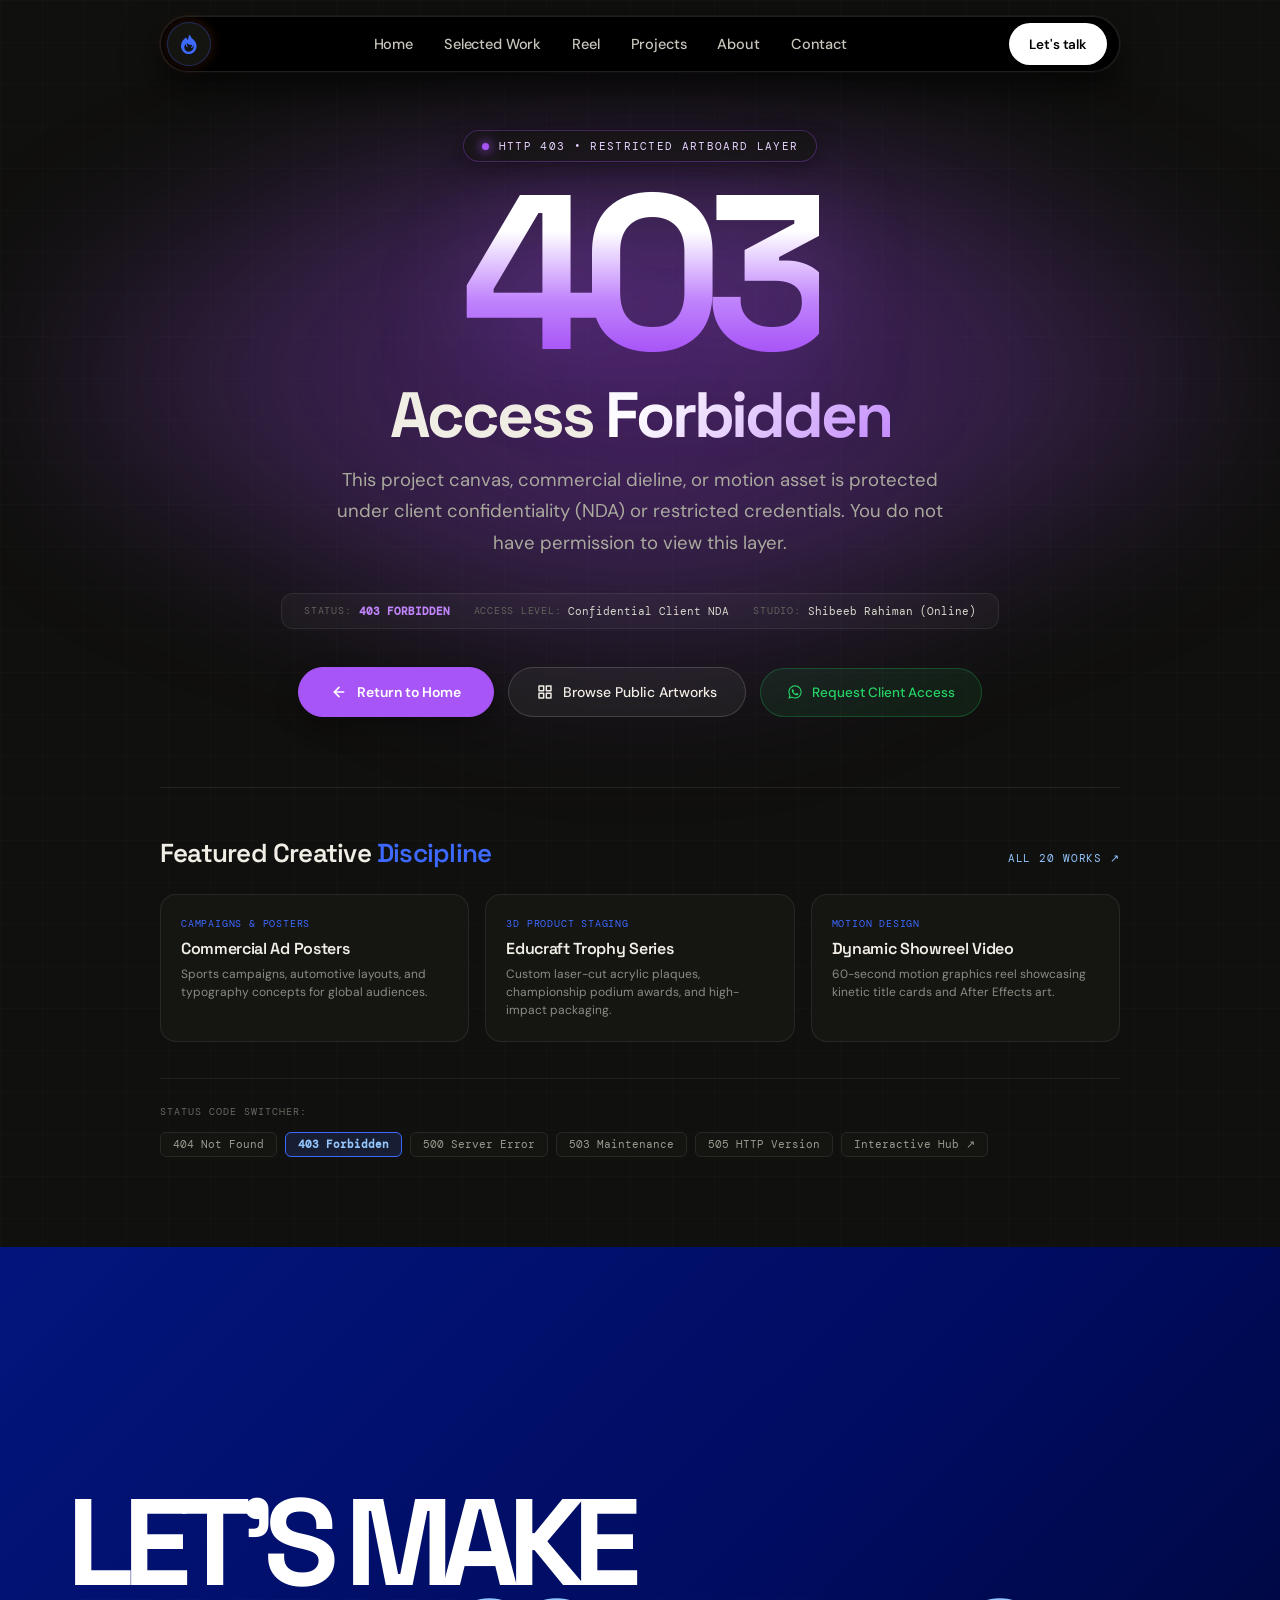
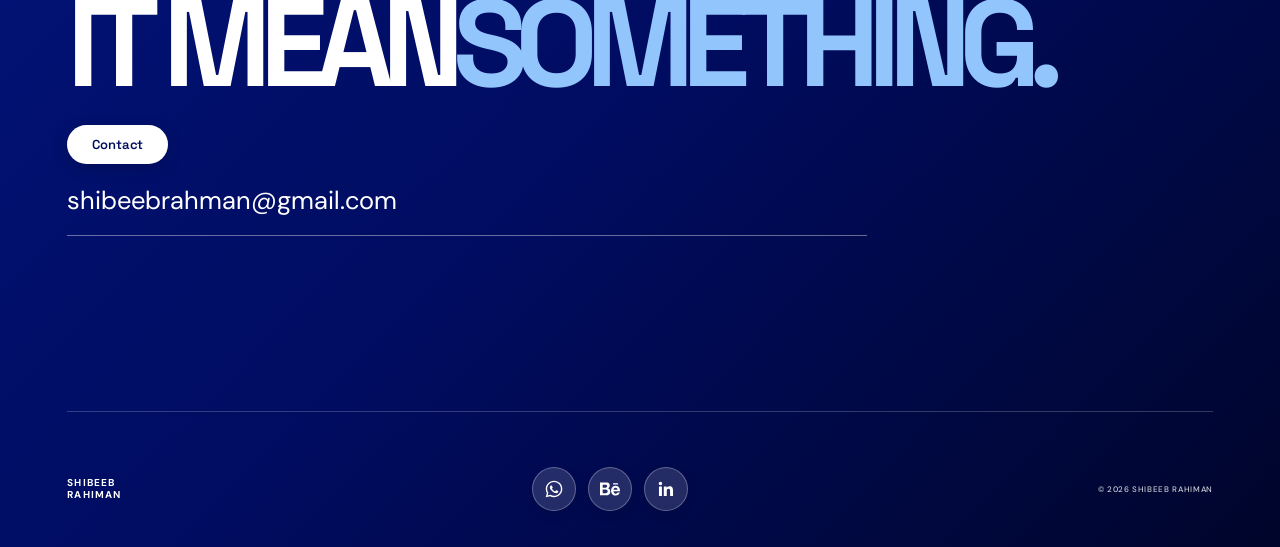
<file: 403/index.html>
<!doctype html>
<html lang="en">
<head>
  <base href="/">
  <meta charset="utf-8">
  <meta name="viewport" content="width=device-width, initial-scale=1">
  <meta name="theme-color" content="#10100e">
  <meta name="robots" content="noindex, nofollow">

  <!-- Primary Meta Tags -->
  <title>403 — Restricted Artboard (Forbidden) | Shibeeb Rahiman</title>
  <meta name="title" content="403 — Restricted Artboard (Forbidden) | Shibeeb Rahiman">
  <meta name="description" content="This project canvas or private client artboard is protected by NDA / restricted access rights. Return to Shibeeb Rahiman's design portfolio.">

  <!-- Favicon -->
  <link rel="icon" type="image/svg+xml" href="assets/images/favicon.svg">
  <link rel="shortcut icon" href="assets/images/favicon.svg">

  <!-- Fonts -->
  <link rel="preconnect" href="https://fonts.googleapis.com">
  <link rel="preconnect" href="https://fonts.gstatic.com" crossorigin>
  <link href="https://fonts.googleapis.com/css2?family=DM+Mono:wght@400;500&family=DM+Sans:ital,wght@0,400;0,500;0,600;0,700;1,400;1,600&family=Space+Grotesk:wght@400;500;600;700&display=swap" rel="stylesheet">

  <!-- Stylesheets -->
  <link rel="stylesheet" href="assets/css/styles.css">
</head>
<body>
  <div class="progress" id="progress"></div>
  <div class="pointer-glow" aria-hidden="true"></div>

  <!-- Mobile Backdrop Overlay -->
  <div class="pill-nav-backdrop" id="pillNavBackdrop" aria-hidden="true"></div>

  <!-- Floating Pill Navbar -->
  <header class="pill-nav-container">
    <div class="pill-nav-bar" id="pillNav">
      <a class="pill-logo-btn" href="/" aria-label="Home" title="Shibeeb Rahiman">
        <span class="pill-flame-circle">
          <svg class="pill-flame-svg" viewBox="0 0 24 24" fill="none" xmlns="http://www.w3.org/2000/svg" aria-hidden="true">
            <path fill-rule="evenodd" clip-rule="evenodd" d="M12.7 2.1C12.4 2 12.1 2.2 12 2.5C11.3 4.5 11 6.2 11.1 7.7C10.4 7.1 9.7 6.3 9.2 5.4C9 5.1 8.6 5 8.3 5.2C7.1 5.9 6.1 6.9 5.3 8.1C4 9.9 3.3 12.1 3.3 14.4C3.3 19.1 7.1 22.9 11.8 22.9C16.5 22.9 20.3 19.1 20.3 14.4C20.3 10.7 18 7.4 14.9 5.7C14.5 4.4 13.8 3.2 12.7 2.1ZM11.8 20.4C9.1 20.4 6.9 18.2 6.9 15.5C6.9 14.1 7.5 12.9 8.4 12C8.5 13.1 8.9 14.1 9.5 15C9.7 15.3 10.1 15.3 10.4 15.1C10.7 14.9 10.7 14.5 10.5 14.2C9.8 13.3 9.4 12.1 9.5 10.9C10.8 12.2 12.5 13.1 14.4 13.1C14.8 13.1 15.1 13.1 15.4 13C15.3 13.9 15 14.7 14.5 15.4C14.3 15.7 14.4 16.1 14.7 16.3C15 16.5 15.3 16.4 15.5 16.1C16.2 15.1 16.6 14 16.7 12.8C16.9 13.5 17 14.3 17 15.1C17 18.2 14.7 20.4 11.8 20.4Z" fill="#3d69ff"/>
          </svg>
        </span>
      </a>

      <nav class="pill-nav-links" id="navlinks" aria-label="Main Navigation">
        <a href="/" class="pill-nav-item">Home</a>
        <a href="/#work" class="pill-nav-item">Selected Work</a>
        <a href="/#showreel" class="pill-nav-item">Reel</a>
        <a href="/projects" class="pill-nav-item">Projects</a>
        <a href="/#about" class="pill-nav-item">About</a>
        <a href="/#contact" class="pill-nav-item">Contact</a>
      </nav>

      <div class="pill-nav-right">
        <a href="/#contact" class="pill-email-btn" id="pillEmailBtn" aria-label="Let's talk">
          <span class="pill-email-text" id="pillEmailText">Let's talk</span>
        </a>

        <button class="pill-menu-toggle" id="pillMenuToggle" aria-label="Toggle navigation menu" aria-expanded="false">
          <svg class="icon-hamburger" viewBox="0 0 24 24" width="18" height="18" stroke="#ffffff" stroke-width="2.2" stroke-linecap="round" fill="none" aria-hidden="true">
            <line x1="4" y1="7" x2="20" y2="7"></line>
            <line x1="4" y1="17" x2="20" y2="17"></line>
          </svg>
          <svg class="icon-close" viewBox="0 0 24 24" width="18" height="18" stroke="#ffffff" stroke-width="2.4" stroke-linecap="round" fill="none" aria-hidden="true">
            <line x1="18" y1="6" x2="6" y2="18"></line>
            <line x1="6" y1="6" x2="18" y2="18"></line>
          </svg>
        </button>
      </div>
    </div>

    <!-- Mobile Dropdown Menu -->
    <div class="pill-mobile-dropdown" id="pillMobileDropdown" aria-hidden="true">
      <nav class="mobile-nav-list" aria-label="Mobile Navigation">
        <a href="/" class="mobile-nav-link">Home</a>
        <a href="/#work" class="mobile-nav-link">Selected Work</a>
        <a href="/#showreel" class="mobile-nav-link">Reel</a>
        <a href="/projects" class="mobile-nav-link">Projects ↗</a>
        <a href="/#about" class="mobile-nav-link">About</a>
        <a href="/#contact" class="mobile-nav-link">Contact</a>
      </nav>
    </div>
  </header>

  <!-- Editorial Online Error Canvas -->
  <main class="error-hero-canvas">
    <div class="error-ambient-light purple" aria-hidden="true"></div>

    <div class="error-hero-container">
      <!-- Live Status Beacon -->
      <div class="error-live-pill purple">
        <span class="error-pulse-dot"></span>
        <span>HTTP 403 • Restricted Artboard Layer</span>
      </div>

      <!-- Monumental Numeral -->
      <div class="error-mega-code glow-purple">403</div>

      <!-- Headline -->
      <h1 class="error-headline">Access <span class="accent purple">Forbidden</span></h1>

      <!-- Refined Narrative -->
      <p class="error-narrative">
        This project canvas, commercial dieline, or motion asset is protected under client confidentiality (NDA) or restricted credentials. You do not have permission to view this layer.
      </p>

      <!-- Clean Studio Metadata Strip (No Local Paths!) -->
      <div class="error-studio-strip">
        <div class="strip-tag">
          <span class="strip-label">Status:</span>
          <span class="strip-value" style="color: #c084fc; font-weight: 600;">403 FORBIDDEN</span>
        </div>
        <div class="strip-tag">
          <span class="strip-label">Access Level:</span>
          <span class="strip-value">Confidential Client NDA</span>
        </div>
        <div class="strip-tag">
          <span class="strip-label">Studio:</span>
          <span class="strip-value">Shibeeb Rahiman (Online)</span>
        </div>
      </div>

      <!-- Primary Action Buttons -->
      <div class="error-action-row">
        <a href="/" class="error-btn-primary" style="background: #a855f7; border-color: #a855f7; color: #ffffff;">
          <svg viewBox="0 0 24 24" width="16" height="16" fill="none" stroke="currentColor" stroke-width="2.4" stroke-linecap="round" stroke-linejoin="round">
            <line x1="19" y1="12" x2="5" y2="12"></line>
            <polyline points="12 19 5 12 12 5"></polyline>
          </svg>
          Return to Home
        </a>

        <a href="/projects" class="error-btn-secondary">
          <svg viewBox="0 0 24 24" width="16" height="16" fill="none" stroke="currentColor" stroke-width="2.2" stroke-linecap="round" stroke-linejoin="round">
            <rect x="3" y="3" width="7" height="7"></rect>
            <rect x="14" y="3" width="7" height="7"></rect>
            <rect x="14" y="14" width="7" height="7"></rect>
            <rect x="3" y="14" width="7" height="7"></rect>
          </svg>
          Browse Public Artworks
        </a>

        <a href="https://wa.me/919207896313" target="_blank" rel="noreferrer" class="error-btn-whatsapp">
          <svg viewBox="0 0 24 24" width="16" height="16" fill="currentColor">
            <path d="M12.04 2C6.58 2 2.13 6.45 2.13 11.91C2.13 13.66 2.59 15.36 3.45 16.86L2.05 22L7.3 20.62C8.75 21.41 10.38 21.83 12.04 21.83C17.5 21.83 21.95 17.38 21.95 11.92C21.95 9.27 20.92 6.78 19.05 4.91C17.18 3.03 14.69 2 12.04 2ZM12.05 20.15C10.57 20.15 9.12 19.76 7.85 19.01L7.55 18.83L4.43 19.65L5.26 16.61L5.06 16.29C4.24 14.99 3.81 13.47 3.81 11.91C3.81 7.37 7.5 3.68 12.05 3.68C14.25 3.68 16.31 4.54 17.87 6.1C19.42 7.66 20.28 9.72 20.28 11.92C20.28 16.46 16.59 20.15 12.05 20.15ZM16.57 14.36C16.32 14.24 15.1 13.64 14.88 13.56C14.65 13.47 14.49 13.43 14.32 13.68C14.16 13.93 13.69 14.48 13.54 14.65C13.4 14.81 13.25 14.83 13 14.71C12.75 14.59 11.95 14.32 11 13.48C10.27 12.82 9.77 12.01 9.63 11.76C9.48 11.51 9.61 11.38 9.74 11.26C9.85 11.14 9.99 10.96 10.12 10.81C10.25 10.66 10.29 10.56 10.37 10.39C10.45 10.23 10.41 10.08 10.35 9.96C10.29 9.84 9.8 8.63 9.59 8.14C9.39 7.66 9.19 7.72 9.04 7.71C8.89 7.7 8.73 7.7 8.56 7.7C8.4 7.7 8.13 7.76 7.9 8.01C7.68 8.26 7.04 8.86 7.04 10.07C7.04 11.29 7.93 12.46 8.05 12.63C8.17 12.79 9.8 15.3 12.28 16.37C12.87 16.63 13.33 16.78 13.69 16.89C14.28 17.08 14.82 17.05 15.25 16.99C15.73 16.92 16.72 16.39 16.93 15.81C17.13 15.22 17.13 14.72 17.07 14.61C17.01 14.51 16.83 14.48 16.57 14.36Z"/>
          </svg>
          Request Client Access
        </a>
      </div>

      <!-- Integrated Portfolio Discoveries (High Conversion) -->
      <div class="error-recommendations-wrap">
        <div class="error-rec-header">
          <h2 class="error-rec-title">Featured Creative <span>Discipline</span></h2>
          <a href="/projects" class="error-rec-link">All 20 Works ↗</a>
        </div>

        <div class="error-rec-grid">
          <a href="/projects" class="error-rec-card">
            <span class="error-rec-tag">Campaigns &amp; Posters</span>
            <h4>Commercial Ad Posters</h4>
            <p>Sports campaigns, automotive layouts, and typography concepts for global audiences.</p>
          </a>

          <a href="/projects" class="error-rec-card">
            <span class="error-rec-tag">3D Product Staging</span>
            <h4>Educraft Trophy Series</h4>
            <p>Custom laser-cut acrylic plaques, championship podium awards, and high-impact packaging.</p>
          </a>

          <a href="/#showreel" class="error-rec-card">
            <span class="error-rec-tag">Motion Design</span>
            <h4>Dynamic Showreel Video</h4>
            <p>60-second motion graphics reel showcasing kinetic title cards and After Effects art.</p>
          </a>
        </div>

        <!-- Quick Switcher for Status Codes -->
        <div class="error-sim-strip">
          <span class="error-sim-label">Status Code Switcher:</span>
          <div class="error-sim-pills">
            <a href="/404" class="error-sim-link">404 Not Found</a>
            <a href="/403" class="error-sim-link active">403 Forbidden</a>
            <a href="/500" class="error-sim-link">500 Server Error</a>
            <a href="/503" class="error-sim-link">503 Maintenance</a>
            <a href="/505" class="error-sim-link">505 HTTP Version</a>
            <a href="/error" class="error-sim-link">Interactive Hub ↗</a>
          </div>
        </div>
      </div>
    </div>
  </main>

  <!-- Complete Luxury Studio Footer Matching index.html -->
  <footer id="contact" class="footer section">
    <div class="wrap">
      <div class="footer-center-group">
        <h2>LET’S MAKE<br><span>IT MEAN</span><i> SOMETHING.</i></h2>

        <div class="contact-actions-row">
          <a href="mailto:shibeebrahman@gmail.com" class="contact-pill-button contact-pill-button-main" id="contactMainBtn" aria-label="Contact Shibeeb Rahiman">
            Contact
          </a>
          <a class="email-link" id="emailCopy" href="mailto:shibeebrahman@gmail.com">
            <span class="email-text">shibeebrahman@gmail.com</span>
          </a>
        </div>
        <p class="copy-feedback mono" id="copyFeedback" aria-live="polite"></p>
      </div>

      <div class="footer-bottom">
        <a class="brand" href="/"><span class="brand-name">SHIBEEB<br>RAHIMAN</span></a>
        <div class="footer-social-links" aria-label="Social Profiles">
          <a href="https://wa.me/919207896313" target="_blank" rel="noreferrer" class="social-logo-btn" aria-label="WhatsApp" title="WhatsApp">
            <svg viewBox="0 0 24 24" width="20" height="20" fill="currentColor" aria-hidden="true">
              <path d="M12.04 2C6.58 2 2.13 6.45 2.13 11.91C2.13 13.66 2.59 15.36 3.45 16.86L2.05 22L7.3 20.62C8.75 21.41 10.38 21.83 12.04 21.83C17.5 21.83 21.95 17.38 21.95 11.92C21.95 9.27 20.92 6.78 19.05 4.91C17.18 3.03 14.69 2 12.04 2ZM12.05 20.15C10.57 20.15 9.12 19.76 7.85 19.01L7.55 18.83L4.43 19.65L5.26 16.61L5.06 16.29C4.24 14.99 3.81 13.47 3.81 11.91C3.81 7.37 7.5 3.68 12.05 3.68C14.25 3.68 16.31 4.54 17.87 6.1C19.42 7.66 20.28 9.72 20.28 11.92C20.28 16.46 16.59 20.15 12.05 20.15ZM16.57 14.36C16.32 14.24 15.1 13.64 14.88 13.56C14.65 13.47 14.49 13.43 14.32 13.68C14.16 13.93 13.69 14.48 13.54 14.65C13.4 14.81 13.25 14.83 13 14.71C12.75 14.59 11.95 14.32 11 13.48C10.27 12.82 9.77 12.01 9.63 11.76C9.48 11.51 9.61 11.38 9.74 11.26C9.85 11.14 9.99 10.96 10.12 10.81C10.25 10.66 10.29 10.56 10.37 10.39C10.45 10.23 10.41 10.08 10.35 9.96C10.29 9.84 9.8 8.63 9.59 8.14C9.39 7.66 9.19 7.72 9.04 7.71C8.89 7.7 8.73 7.7 8.56 7.7C8.4 7.7 8.13 7.76 7.9 8.01C7.68 8.26 7.04 8.86 7.04 10.07C7.04 11.29 7.93 12.46 8.05 12.63C8.17 12.79 9.8 15.3 12.28 16.37C12.87 16.63 13.33 16.78 13.69 16.89C14.28 17.08 14.82 17.05 15.25 16.99C15.73 16.92 16.72 16.39 16.93 15.81C17.13 15.22 17.13 14.72 17.07 14.61C17.01 14.51 16.83 14.48 16.57 14.36Z"/>
            </svg>
          </a>
          <a href="https://www.behance.net" target="_blank" rel="noreferrer" class="social-logo-btn" aria-label="Behance" title="Behance">
            <svg viewBox="0 0 24 24" width="20" height="20" fill="currentColor" aria-hidden="true">
              <path d="M16.969 16.927a2.561 2.561 0 0 0 1.901.677 2.501 2.501 0 0 0 1.531-.475c.362-.235.636-.584.779-.99h2.585a5.091 5.091 0 0 1-1.9 2.896 5.292 5.292 0 0 1-3.091.88 5.839 5.839 0 0 1-2.284-.433 4.871 4.871 0 0 1-1.723-1.211 5.657 5.657 0 0 1-1.08-1.874 7.057 7.057 0 0 1-.383-2.393c-.005-.8.129-1.595.396-2.349a5.313 5.313 0 0 1 5.088-3.604 4.87 4.87 0 0 1 2.376.563c.661.362 1.231.87 1.668 1.485a6.2 6.2 0 0 1 .943 2.133c.194.821.263 1.666.205 2.508h-7.699c-.063.79.184 1.574.688 2.187ZM6.947 4.084a8.065 8.065 0 0 1 1.928.198 4.29 4.29 0 0 1 1.49.638c.418.303.748.711.958 1.182.241.579.357 1.203.341 1.83a3.506 3.506 0 0 1-.506 1.961 3.726 3.726 0 0 1-1.503 1.287 3.588 3.588 0 0 1 2.027 1.437c.464.747.697 1.615.67 2.494a4.593 4.593 0 0 1-.423 2.032 3.945 3.945 0 0 1-1.163 1.413 5.114 5.114 0 0 1-1.683.807 7.135 7.135 0 0 1-1.928.259H0V4.084h6.947Zm-.235 12.9c.308.004.616-.029.916-.099a2.18 2.18 0 0 0 .766-.332c.228-.158.411-.371.534-.619.142-.317.208-.663.191-1.009a2.08 2.08 0 0 0-.642-1.715 2.618 2.618 0 0 0-1.696-.505h-3.54v4.279h3.471Zm13.635-5.967a2.13 2.13 0 0 0-1.654-.619 2.336 2.336 0 0 0-1.163.259 2.474 2.474 0 0 0-.738.62 2.359 2.359 0 0 0-.396.792c-.074.239-.12.485-.137.734h4.769a3.239 3.239 0 0 0-.679-1.785l-.002-.001Zm-13.813-.648a2.254 2.254 0 0 0 1.423-.433c.399-.355.607-.88.56-1.413a1.916 1.916 0 0 0-.178-.891 1.298 1.298 0 0 0-.495-.533 1.851 1.851 0 0 0-.711-.274 3.966 3.966 0 0 0-.835-.073H3.241v3.631h3.293v-.014ZM21.62 5.122h-5.976v1.527h5.976V5.122Z"/>
            </svg>
          </a>
          <a href="https://www.linkedin.com" target="_blank" rel="noreferrer" class="social-logo-btn" aria-label="LinkedIn" title="LinkedIn">
            <svg viewBox="0 0 24 24" width="20" height="20" fill="currentColor" aria-hidden="true">
              <path d="M20.447 20.452h-3.554v-5.569c0-1.328-.027-3.037-1.852-3.037-1.853 0-2.136 1.445-2.136 2.939v5.667H9.351V9h3.414v1.561h.046c.477-.9 1.637-1.85 3.37-1.85 3.601 0 4.267 2.37 4.267 5.455v6.286zM5.337 7.433c-1.144 0-2.063-.926-2.063-2.065 0-1.138.92-2.063 2.063-2.063 1.14 0 2.064.925 2.064 2.063 0 1.139-.925 2.065-2.064 2.065zm1.782 13.019H3.555V9h3.564v11.452z"/>
            </svg>
          </a>
        </div>
        <span class="mono copyright">© 2026 SHIBEEB RAHIMAN</span>
      </div>
    </div>
  </footer>

  <script src="assets/js/script.js"></script>
</body>
</html>
</file>
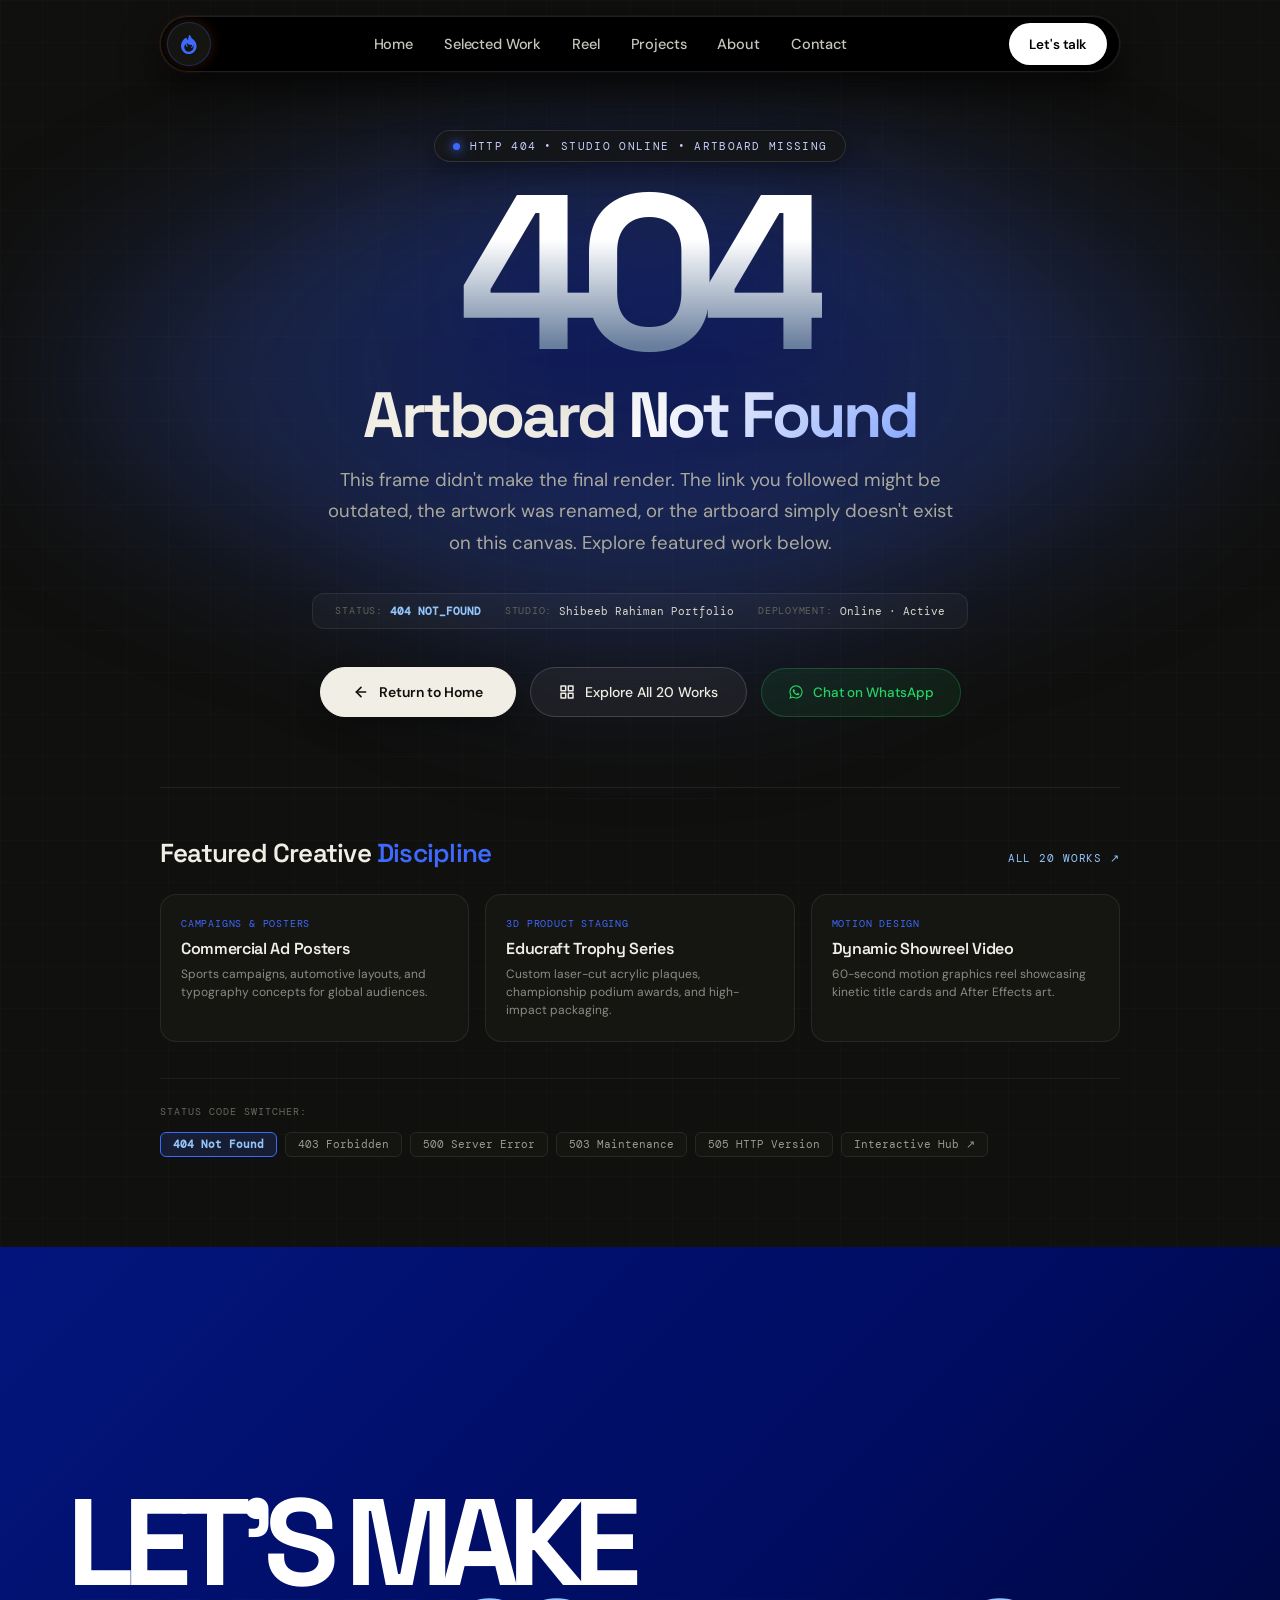
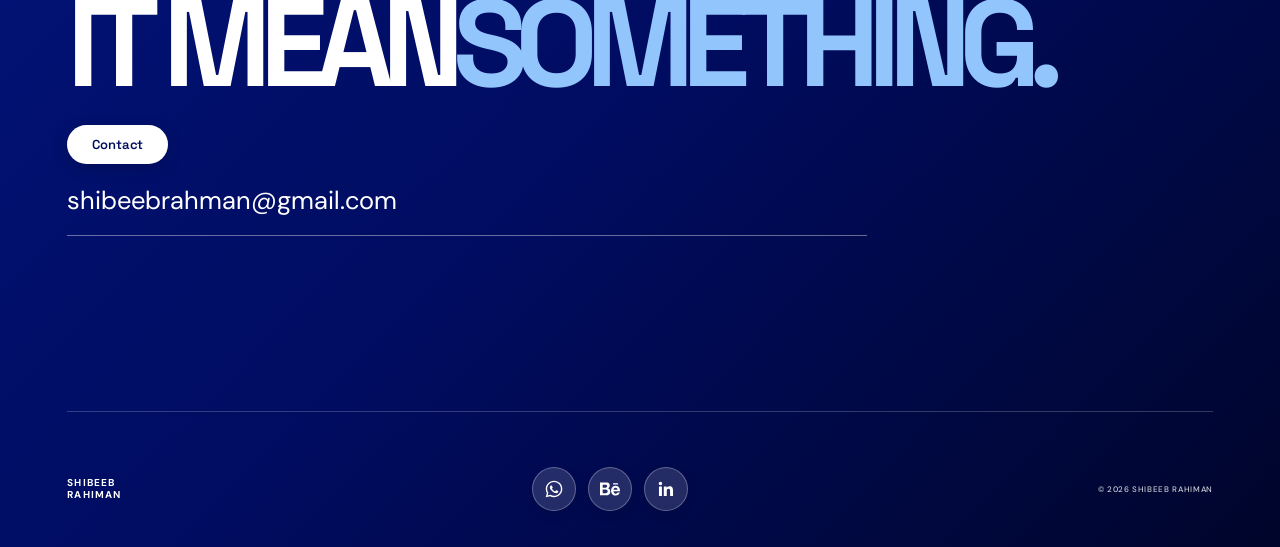
<file: 404/index.html>
<!doctype html>
<html lang="en">
<head>
  <base href="/">
  <meta charset="utf-8">
  <meta name="viewport" content="width=device-width, initial-scale=1">
  <meta name="theme-color" content="#10100e">
  <meta name="robots" content="noindex, nofollow">

  <!-- Primary Meta Tags -->
  <title>404 — Artboard Not Found | Shibeeb Rahiman</title>
  <meta name="title" content="404 — Artboard Not Found | Shibeeb Rahiman">
  <meta name="description" content="This frame didn't make the final render. Return to Shibeeb Rahiman's graphic and motion design portfolio.">

  <!-- Favicon -->
  <link rel="icon" type="image/svg+xml" href="assets/images/favicon.svg">
  <link rel="shortcut icon" href="assets/images/favicon.svg">

  <!-- Fonts -->
  <link rel="preconnect" href="https://fonts.googleapis.com">
  <link rel="preconnect" href="https://fonts.gstatic.com" crossorigin>
  <link href="https://fonts.googleapis.com/css2?family=DM+Mono:wght@400;500&family=DM+Sans:ital,wght@0,400;0,500;0,600;0,700;1,400;1,600&family=Space+Grotesk:wght@400;500;600;700&display=swap" rel="stylesheet">

  <!-- Stylesheets -->
  <link rel="stylesheet" href="assets/css/styles.css">
</head>
<body>
  <div class="progress" id="progress"></div>
  <div class="pointer-glow" aria-hidden="true"></div>

  <!-- Mobile Backdrop Overlay -->
  <div class="pill-nav-backdrop" id="pillNavBackdrop" aria-hidden="true"></div>

  <!-- Floating Pill Navbar -->
  <header class="pill-nav-container">
    <div class="pill-nav-bar" id="pillNav">
      <!-- Left: Flame Logo Button -->
      <a class="pill-logo-btn" href="/" aria-label="Home" title="Shibeeb Rahiman">
        <span class="pill-flame-circle">
          <svg class="pill-flame-svg" viewBox="0 0 24 24" fill="none" xmlns="http://www.w3.org/2000/svg" aria-hidden="true">
            <path fill-rule="evenodd" clip-rule="evenodd" d="M12.7 2.1C12.4 2 12.1 2.2 12 2.5C11.3 4.5 11 6.2 11.1 7.7C10.4 7.1 9.7 6.3 9.2 5.4C9 5.1 8.6 5 8.3 5.2C7.1 5.9 6.1 6.9 5.3 8.1C4 9.9 3.3 12.1 3.3 14.4C3.3 19.1 7.1 22.9 11.8 22.9C16.5 22.9 20.3 19.1 20.3 14.4C20.3 10.7 18 7.4 14.9 5.7C14.5 4.4 13.8 3.2 12.7 2.1ZM11.8 20.4C9.1 20.4 6.9 18.2 6.9 15.5C6.9 14.1 7.5 12.9 8.4 12C8.5 13.1 8.9 14.1 9.5 15C9.7 15.3 10.1 15.3 10.4 15.1C10.7 14.9 10.7 14.5 10.5 14.2C9.8 13.3 9.4 12.1 9.5 10.9C10.8 12.2 12.5 13.1 14.4 13.1C14.8 13.1 15.1 13.1 15.4 13C15.3 13.9 15 14.7 14.5 15.4C14.3 15.7 14.4 16.1 14.7 16.3C15 16.5 15.3 16.4 15.5 16.1C16.2 15.1 16.6 14 16.7 12.8C16.9 13.5 17 14.3 17 15.1C17 18.2 14.7 20.4 11.8 20.4Z" fill="#3d69ff"/>
          </svg>
        </span>
      </a>

      <!-- Center: Navigation Links -->
      <nav class="pill-nav-links" id="navlinks" aria-label="Main Navigation">
        <a href="/" class="pill-nav-item">Home</a>
        <a href="/#work" class="pill-nav-item">Selected Work</a>
        <a href="/#showreel" class="pill-nav-item">Reel</a>
        <a href="/projects" class="pill-nav-item">Projects</a>
        <a href="/#about" class="pill-nav-item">About</a>
        <a href="/#contact" class="pill-nav-item">Contact</a>
      </nav>

      <!-- Right Controls: White Pill CTA Button + Menu Toggle -->
      <div class="pill-nav-right">
        <a href="/#contact" class="pill-email-btn" id="pillEmailBtn" aria-label="Let's talk">
          <span class="pill-email-text" id="pillEmailText">Let's talk</span>
        </a>

        <button class="pill-menu-toggle" id="pillMenuToggle" aria-label="Toggle navigation menu" aria-expanded="false">
          <svg class="icon-hamburger" viewBox="0 0 24 24" width="18" height="18" stroke="#ffffff" stroke-width="2.2" stroke-linecap="round" fill="none" aria-hidden="true">
            <line x1="4" y1="7" x2="20" y2="7"></line>
            <line x1="4" y1="17" x2="20" y2="17"></line>
          </svg>
          <svg class="icon-close" viewBox="0 0 24 24" width="18" height="18" stroke="#ffffff" stroke-width="2.4" stroke-linecap="round" fill="none" aria-hidden="true">
            <line x1="18" y1="6" x2="6" y2="18"></line>
            <line x1="6" y1="6" x2="18" y2="18"></line>
          </svg>
        </button>
      </div>
    </div>

    <!-- Mobile Dropdown Menu -->
    <div class="pill-mobile-dropdown" id="pillMobileDropdown" aria-hidden="true">
      <nav class="mobile-nav-list" aria-label="Mobile Navigation">
        <a href="/" class="mobile-nav-link">Home</a>
        <a href="/#work" class="mobile-nav-link">Selected Work</a>
        <a href="/#showreel" class="mobile-nav-link">Reel</a>
        <a href="/projects" class="mobile-nav-link">Projects ↗</a>
        <a href="/#about" class="mobile-nav-link">About</a>
        <a href="/#contact" class="mobile-nav-link">Contact</a>
      </nav>
    </div>
  </header>

  <!-- Editorial Online Error Canvas -->
  <main class="error-hero-canvas">
    <div class="error-ambient-light" aria-hidden="true"></div>

    <div class="error-hero-container">
      <!-- Live Status Beacon -->
      <div class="error-live-pill">
        <span class="error-pulse-dot"></span>
        <span>HTTP 404 • Studio Online • Artboard Missing</span>
      </div>

      <!-- Monumental Numeral -->
      <div class="error-mega-code">404</div>

      <!-- Headline -->
      <h1 class="error-headline">Artboard <span class="accent">Not Found</span></h1>

      <!-- Refined Narrative -->
      <p class="error-narrative">
        This frame didn't make the final render. The link you followed might be outdated, the artwork was renamed, or the artboard simply doesn't exist on this canvas. Explore featured work below.
      </p>

      <!-- Clean Studio Metadata Strip (No Local Paths!) -->
      <div class="error-studio-strip">
        <div class="strip-tag">
          <span class="strip-label">Status:</span>
          <span class="strip-value" style="color: #93c5fd; font-weight: 600;">404 NOT_FOUND</span>
        </div>
        <div class="strip-tag">
          <span class="strip-label">Studio:</span>
          <span class="strip-value">Shibeeb Rahiman Portfolio</span>
        </div>
        <div class="strip-tag">
          <span class="strip-label">Deployment:</span>
          <span class="strip-value">Online · Active</span>
        </div>
      </div>

      <!-- Primary Action Buttons -->
      <div class="error-action-row">
        <a href="/" class="error-btn-primary">
          <svg viewBox="0 0 24 24" width="16" height="16" fill="none" stroke="currentColor" stroke-width="2.4" stroke-linecap="round" stroke-linejoin="round">
            <line x1="19" y1="12" x2="5" y2="12"></line>
            <polyline points="12 19 5 12 12 5"></polyline>
          </svg>
          Return to Home
        </a>

        <a href="/projects" class="error-btn-secondary">
          <svg viewBox="0 0 24 24" width="16" height="16" fill="none" stroke="currentColor" stroke-width="2.2" stroke-linecap="round" stroke-linejoin="round">
            <rect x="3" y="3" width="7" height="7"></rect>
            <rect x="14" y="3" width="7" height="7"></rect>
            <rect x="14" y="14" width="7" height="7"></rect>
            <rect x="3" y="14" width="7" height="7"></rect>
          </svg>
          Explore All 20 Works
        </a>

        <a href="https://wa.me/919207896313" target="_blank" rel="noreferrer" class="error-btn-whatsapp">
          <svg viewBox="0 0 24 24" width="16" height="16" fill="currentColor">
            <path d="M12.04 2C6.58 2 2.13 6.45 2.13 11.91C2.13 13.66 2.59 15.36 3.45 16.86L2.05 22L7.3 20.62C8.75 21.41 10.38 21.83 12.04 21.83C17.5 21.83 21.95 17.38 21.95 11.92C21.95 9.27 20.92 6.78 19.05 4.91C17.18 3.03 14.69 2 12.04 2ZM12.05 20.15C10.57 20.15 9.12 19.76 7.85 19.01L7.55 18.83L4.43 19.65L5.26 16.61L5.06 16.29C4.24 14.99 3.81 13.47 3.81 11.91C3.81 7.37 7.5 3.68 12.05 3.68C14.25 3.68 16.31 4.54 17.87 6.1C19.42 7.66 20.28 9.72 20.28 11.92C20.28 16.46 16.59 20.15 12.05 20.15ZM16.57 14.36C16.32 14.24 15.1 13.64 14.88 13.56C14.65 13.47 14.49 13.43 14.32 13.68C14.16 13.93 13.69 14.48 13.54 14.65C13.4 14.81 13.25 14.83 13 14.71C12.75 14.59 11.95 14.32 11 13.48C10.27 12.82 9.77 12.01 9.63 11.76C9.48 11.51 9.61 11.38 9.74 11.26C9.85 11.14 9.99 10.96 10.12 10.81C10.25 10.66 10.29 10.56 10.37 10.39C10.45 10.23 10.41 10.08 10.35 9.96C10.29 9.84 9.8 8.63 9.59 8.14C9.39 7.66 9.19 7.72 9.04 7.71C8.89 7.7 8.73 7.7 8.56 7.7C8.4 7.7 8.13 7.76 7.9 8.01C7.68 8.26 7.04 8.86 7.04 10.07C7.04 11.29 7.93 12.46 8.05 12.63C8.17 12.79 9.8 15.3 12.28 16.37C12.87 16.63 13.33 16.78 13.69 16.89C14.28 17.08 14.82 17.05 15.25 16.99C15.73 16.92 16.72 16.39 16.93 15.81C17.13 15.22 17.13 14.72 17.07 14.61C17.01 14.51 16.83 14.48 16.57 14.36Z"/>
          </svg>
          Chat on WhatsApp
        </a>
      </div>

      <!-- Integrated Portfolio Discoveries (High Conversion) -->
      <div class="error-recommendations-wrap">
        <div class="error-rec-header">
          <h2 class="error-rec-title">Featured Creative <span>Discipline</span></h2>
          <a href="/projects" class="error-rec-link">All 20 Works ↗</a>
        </div>

        <div class="error-rec-grid">
          <a href="/projects" class="error-rec-card">
            <span class="error-rec-tag">Campaigns &amp; Posters</span>
            <h4>Commercial Ad Posters</h4>
            <p>Sports campaigns, automotive layouts, and typography concepts for global audiences.</p>
          </a>

          <a href="/projects" class="error-rec-card">
            <span class="error-rec-tag">3D Product Staging</span>
            <h4>Educraft Trophy Series</h4>
            <p>Custom laser-cut acrylic plaques, championship podium awards, and high-impact packaging.</p>
          </a>

          <a href="/#showreel" class="error-rec-card">
            <span class="error-rec-tag">Motion Design</span>
            <h4>Dynamic Showreel Video</h4>
            <p>60-second motion graphics reel showcasing kinetic title cards and After Effects art.</p>
          </a>
        </div>

        <!-- Quick Switcher for Status Codes -->
        <div class="error-sim-strip">
          <span class="error-sim-label">Status Code Switcher:</span>
          <div class="error-sim-pills">
            <a href="/404" class="error-sim-link active">404 Not Found</a>
            <a href="/403" class="error-sim-link">403 Forbidden</a>
            <a href="/500" class="error-sim-link">500 Server Error</a>
            <a href="/503" class="error-sim-link">503 Maintenance</a>
            <a href="/505" class="error-sim-link">505 HTTP Version</a>
            <a href="/error" class="error-sim-link">Interactive Hub ↗</a>
          </div>
        </div>
      </div>
    </div>
  </main>

  <!-- Complete Luxury Studio Footer Matching index.html -->
  <footer id="contact" class="footer section">
    <div class="wrap">
      <!-- Center Group: Monumental Heading & Interactive CTAs -->
      <div class="footer-center-group">
        <h2>LET’S MAKE<br><span>IT MEAN</span><i> SOMETHING.</i></h2>

        <div class="contact-actions-row">
          <a href="mailto:shibeebrahman@gmail.com" class="contact-pill-button contact-pill-button-main" id="contactMainBtn" aria-label="Contact Shibeeb Rahiman">
            Contact
          </a>
          <a class="email-link" id="emailCopy" href="mailto:shibeebrahman@gmail.com">
            <span class="email-text">shibeebrahman@gmail.com</span>
          </a>
        </div>
        <p class="copy-feedback mono" id="copyFeedback" aria-live="polite"></p>
      </div>

      <!-- Bottom Group: Brand, Navigation Links & Copyright -->
      <div class="footer-bottom">
        <a class="brand" href="/"><span class="brand-name">SHIBEEB<br>RAHIMAN</span></a>
        <div class="footer-social-links" aria-label="Social Profiles">
          <a href="https://wa.me/919207896313" target="_blank" rel="noreferrer" class="social-logo-btn" aria-label="WhatsApp" title="WhatsApp">
            <svg viewBox="0 0 24 24" width="20" height="20" fill="currentColor" aria-hidden="true">
              <path d="M12.04 2C6.58 2 2.13 6.45 2.13 11.91C2.13 13.66 2.59 15.36 3.45 16.86L2.05 22L7.3 20.62C8.75 21.41 10.38 21.83 12.04 21.83C17.5 21.83 21.95 17.38 21.95 11.92C21.95 9.27 20.92 6.78 19.05 4.91C17.18 3.03 14.69 2 12.04 2ZM12.05 20.15C10.57 20.15 9.12 19.76 7.85 19.01L7.55 18.83L4.43 19.65L5.26 16.61L5.06 16.29C4.24 14.99 3.81 13.47 3.81 11.91C3.81 7.37 7.5 3.68 12.05 3.68C14.25 3.68 16.31 4.54 17.87 6.1C19.42 7.66 20.28 9.72 20.28 11.92C20.28 16.46 16.59 20.15 12.05 20.15ZM16.57 14.36C16.32 14.24 15.1 13.64 14.88 13.56C14.65 13.47 14.49 13.43 14.32 13.68C14.16 13.93 13.69 14.48 13.54 14.65C13.4 14.81 13.25 14.83 13 14.71C12.75 14.59 11.95 14.32 11 13.48C10.27 12.82 9.77 12.01 9.63 11.76C9.48 11.51 9.61 11.38 9.74 11.26C9.85 11.14 9.99 10.96 10.12 10.81C10.25 10.66 10.29 10.56 10.37 10.39C10.45 10.23 10.41 10.08 10.35 9.96C10.29 9.84 9.8 8.63 9.59 8.14C9.39 7.66 9.19 7.72 9.04 7.71C8.89 7.7 8.73 7.7 8.56 7.7C8.4 7.7 8.13 7.76 7.9 8.01C7.68 8.26 7.04 8.86 7.04 10.07C7.04 11.29 7.93 12.46 8.05 12.63C8.17 12.79 9.8 15.3 12.28 16.37C12.87 16.63 13.33 16.78 13.69 16.89C14.28 17.08 14.82 17.05 15.25 16.99C15.73 16.92 16.72 16.39 16.93 15.81C17.13 15.22 17.13 14.72 17.07 14.61C17.01 14.51 16.83 14.48 16.57 14.36Z"/>
            </svg>
          </a>
          <a href="https://www.behance.net" target="_blank" rel="noreferrer" class="social-logo-btn" aria-label="Behance" title="Behance">
            <svg viewBox="0 0 24 24" width="20" height="20" fill="currentColor" aria-hidden="true">
              <path d="M16.969 16.927a2.561 2.561 0 0 0 1.901.677 2.501 2.501 0 0 0 1.531-.475c.362-.235.636-.584.779-.99h2.585a5.091 5.091 0 0 1-1.9 2.896 5.292 5.292 0 0 1-3.091.88 5.839 5.839 0 0 1-2.284-.433 4.871 4.871 0 0 1-1.723-1.211 5.657 5.657 0 0 1-1.08-1.874 7.057 7.057 0 0 1-.383-2.393c-.005-.8.129-1.595.396-2.349a5.313 5.313 0 0 1 5.088-3.604 4.87 4.87 0 0 1 2.376.563c.661.362 1.231.87 1.668 1.485a6.2 6.2 0 0 1 .943 2.133c.194.821.263 1.666.205 2.508h-7.699c-.063.79.184 1.574.688 2.187ZM6.947 4.084a8.065 8.065 0 0 1 1.928.198 4.29 4.29 0 0 1 1.49.638c.418.303.748.711.958 1.182.241.579.357 1.203.341 1.83a3.506 3.506 0 0 1-.506 1.961 3.726 3.726 0 0 1-1.503 1.287 3.588 3.588 0 0 1 2.027 1.437c.464.747.697 1.615.67 2.494a4.593 4.593 0 0 1-.423 2.032 3.945 3.945 0 0 1-1.163 1.413 5.114 5.114 0 0 1-1.683.807 7.135 7.135 0 0 1-1.928.259H0V4.084h6.947Zm-.235 12.9c.308.004.616-.029.916-.099a2.18 2.18 0 0 0 .766-.332c.228-.158.411-.371.534-.619.142-.317.208-.663.191-1.009a2.08 2.08 0 0 0-.642-1.715 2.618 2.618 0 0 0-1.696-.505h-3.54v4.279h3.471Zm13.635-5.967a2.13 2.13 0 0 0-1.654-.619 2.336 2.336 0 0 0-1.163.259 2.474 2.474 0 0 0-.738.62 2.359 2.359 0 0 0-.396.792c-.074.239-.12.485-.137.734h4.769a3.239 3.239 0 0 0-.679-1.785l-.002-.001Zm-13.813-.648a2.254 2.254 0 0 0 1.423-.433c.399-.355.607-.88.56-1.413a1.916 1.916 0 0 0-.178-.891 1.298 1.298 0 0 0-.495-.533 1.851 1.851 0 0 0-.711-.274 3.966 3.966 0 0 0-.835-.073H3.241v3.631h3.293v-.014ZM21.62 5.122h-5.976v1.527h5.976V5.122Z"/>
            </svg>
          </a>
          <a href="https://www.linkedin.com" target="_blank" rel="noreferrer" class="social-logo-btn" aria-label="LinkedIn" title="LinkedIn">
            <svg viewBox="0 0 24 24" width="20" height="20" fill="currentColor" aria-hidden="true">
              <path d="M20.447 20.452h-3.554v-5.569c0-1.328-.027-3.037-1.852-3.037-1.853 0-2.136 1.445-2.136 2.939v5.667H9.351V9h3.414v1.561h.046c.477-.9 1.637-1.85 3.37-1.85 3.601 0 4.267 2.37 4.267 5.455v6.286zM5.337 7.433c-1.144 0-2.063-.926-2.063-2.065 0-1.138.92-2.063 2.063-2.063 1.14 0 2.064.925 2.064 2.063 0 1.139-.925 2.065-2.064 2.065zm1.782 13.019H3.555V9h3.564v11.452z"/>
            </svg>
          </a>
        </div>
        <span class="mono copyright">© 2026 SHIBEEB RAHIMAN</span>
      </div>
    </div>
  </footer>

  <script src="assets/js/script.js"></script>
</body>
</html>
</file>
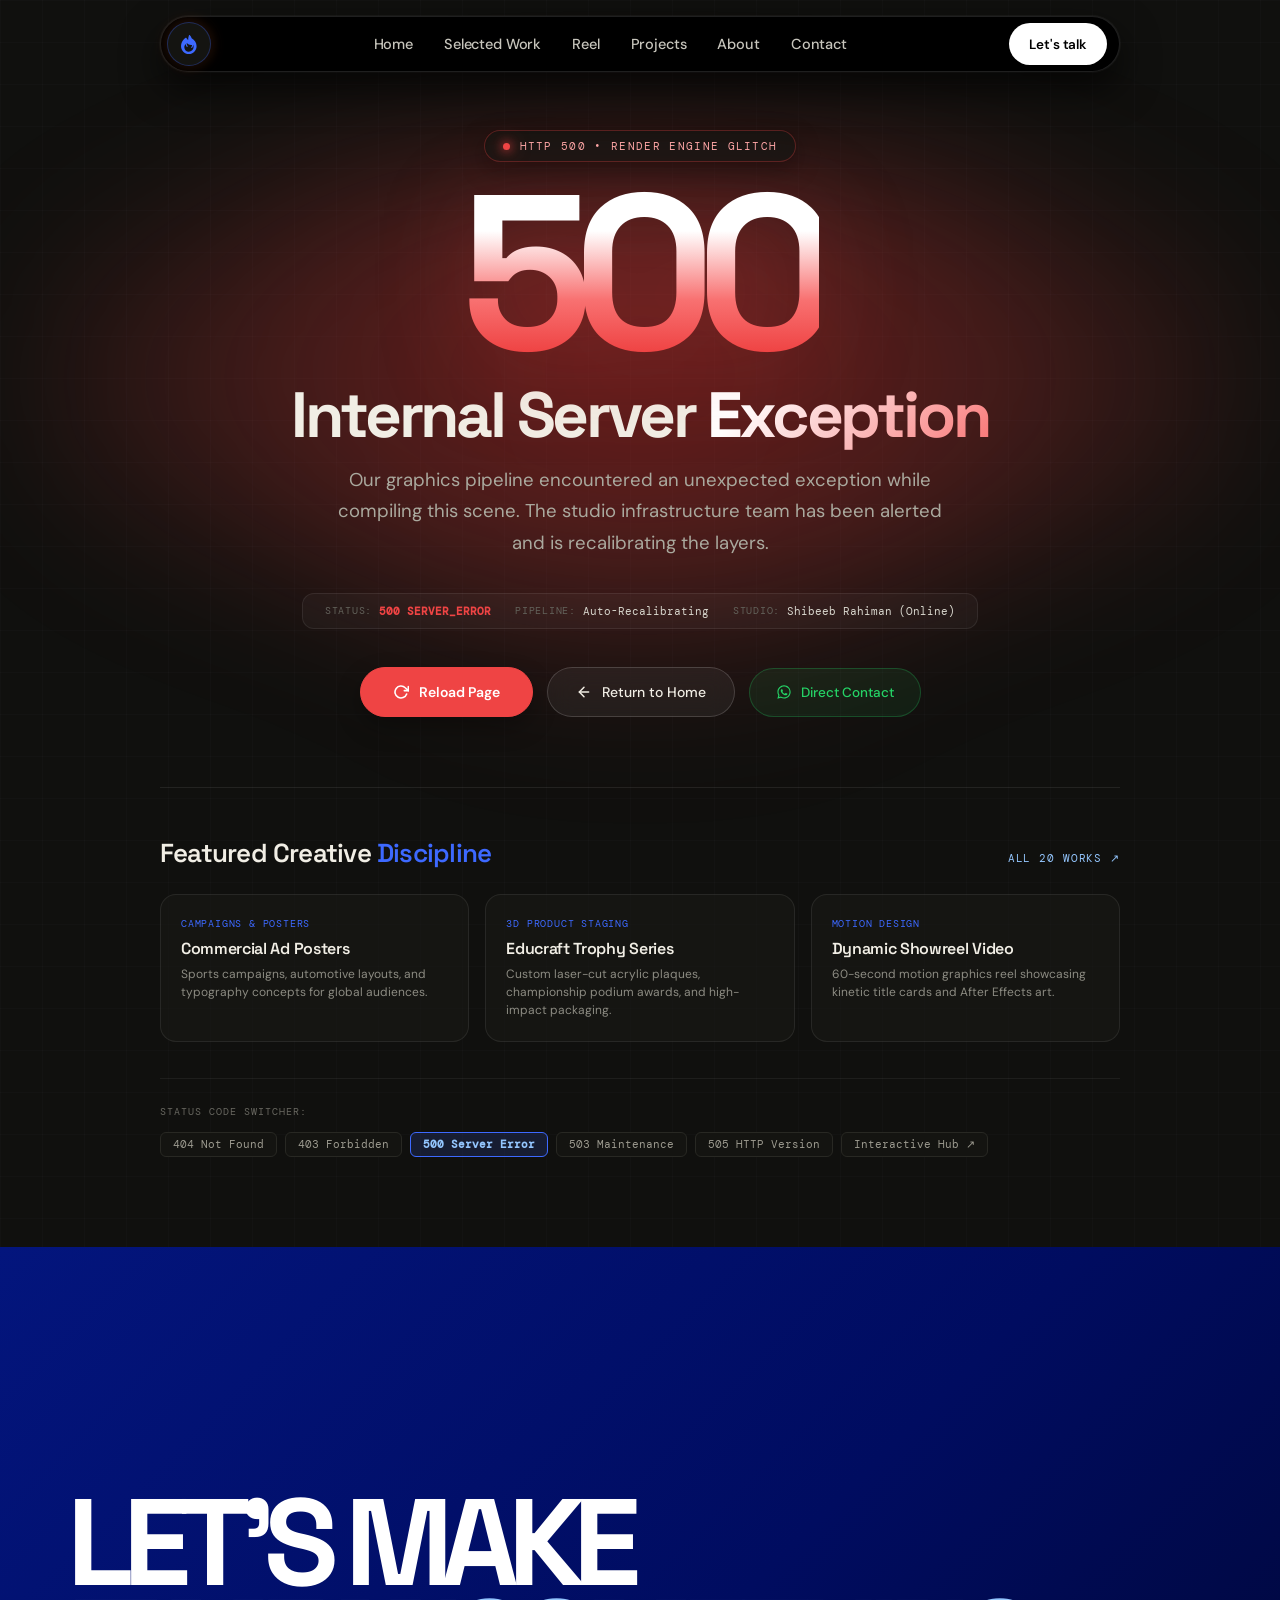
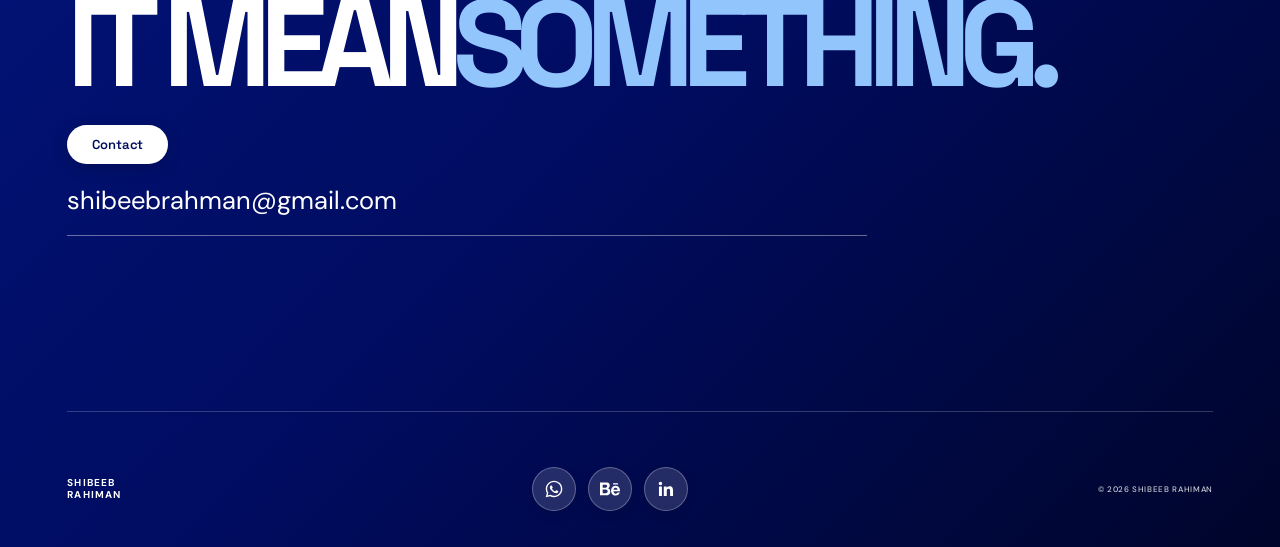
<file: 500/index.html>
<!doctype html>
<html lang="en">
<head>
  <base href="/">
  <meta charset="utf-8">
  <meta name="viewport" content="width=device-width, initial-scale=1">
  <meta name="theme-color" content="#10100e">
  <meta name="robots" content="noindex, nofollow">

  <!-- Primary Meta Tags -->
  <title>500 — Internal Server Error | Shibeeb Rahiman</title>
  <meta name="title" content="500 — Internal Server Error | Shibeeb Rahiman">
  <meta name="description" content="Our design pipeline encountered an unexpected server exception while compiling this scene. Return to Shibeeb Rahiman's design portfolio.">

  <!-- Favicon -->
  <link rel="icon" type="image/svg+xml" href="assets/images/favicon.svg">
  <link rel="shortcut icon" href="assets/images/favicon.svg">

  <!-- Fonts -->
  <link rel="preconnect" href="https://fonts.googleapis.com">
  <link rel="preconnect" href="https://fonts.gstatic.com" crossorigin>
  <link href="https://fonts.googleapis.com/css2?family=DM+Mono:wght@400;500&family=DM+Sans:ital,wght@0,400;0,500;0,600;0,700;1,400;1,600&family=Space+Grotesk:wght@400;500;600;700&display=swap" rel="stylesheet">

  <!-- Stylesheets -->
  <link rel="stylesheet" href="assets/css/styles.css">
</head>
<body>
  <div class="progress" id="progress"></div>
  <div class="pointer-glow" aria-hidden="true"></div>

  <!-- Mobile Backdrop Overlay -->
  <div class="pill-nav-backdrop" id="pillNavBackdrop" aria-hidden="true"></div>

  <!-- Floating Pill Navbar -->
  <header class="pill-nav-container">
    <div class="pill-nav-bar" id="pillNav">
      <a class="pill-logo-btn" href="/" aria-label="Home" title="Shibeeb Rahiman">
        <span class="pill-flame-circle">
          <svg class="pill-flame-svg" viewBox="0 0 24 24" fill="none" xmlns="http://www.w3.org/2000/svg" aria-hidden="true">
            <path fill-rule="evenodd" clip-rule="evenodd" d="M12.7 2.1C12.4 2 12.1 2.2 12 2.5C11.3 4.5 11 6.2 11.1 7.7C10.4 7.1 9.7 6.3 9.2 5.4C9 5.1 8.6 5 8.3 5.2C7.1 5.9 6.1 6.9 5.3 8.1C4 9.9 3.3 12.1 3.3 14.4C3.3 19.1 7.1 22.9 11.8 22.9C16.5 22.9 20.3 19.1 20.3 14.4C20.3 10.7 18 7.4 14.9 5.7C14.5 4.4 13.8 3.2 12.7 2.1ZM11.8 20.4C9.1 20.4 6.9 18.2 6.9 15.5C6.9 14.1 7.5 12.9 8.4 12C8.5 13.1 8.9 14.1 9.5 15C9.7 15.3 10.1 15.3 10.4 15.1C10.7 14.9 10.7 14.5 10.5 14.2C9.8 13.3 9.4 12.1 9.5 10.9C10.8 12.2 12.5 13.1 14.4 13.1C14.8 13.1 15.1 13.1 15.4 13C15.3 13.9 15 14.7 14.5 15.4C14.3 15.7 14.4 16.1 14.7 16.3C15 16.5 15.3 16.4 15.5 16.1C16.2 15.1 16.6 14 16.7 12.8C16.9 13.5 17 14.3 17 15.1C17 18.2 14.7 20.4 11.8 20.4Z" fill="#3d69ff"/>
          </svg>
        </span>
      </a>

      <nav class="pill-nav-links" id="navlinks" aria-label="Main Navigation">
        <a href="/" class="pill-nav-item">Home</a>
        <a href="/#work" class="pill-nav-item">Selected Work</a>
        <a href="/#showreel" class="pill-nav-item">Reel</a>
        <a href="/projects" class="pill-nav-item">Projects</a>
        <a href="/#about" class="pill-nav-item">About</a>
        <a href="/#contact" class="pill-nav-item">Contact</a>
      </nav>

      <div class="pill-nav-right">
        <a href="/#contact" class="pill-email-btn" id="pillEmailBtn" aria-label="Let's talk">
          <span class="pill-email-text" id="pillEmailText">Let's talk</span>
        </a>

        <button class="pill-menu-toggle" id="pillMenuToggle" aria-label="Toggle navigation menu" aria-expanded="false">
          <svg class="icon-hamburger" viewBox="0 0 24 24" width="18" height="18" stroke="#ffffff" stroke-width="2.2" stroke-linecap="round" fill="none" aria-hidden="true">
            <line x1="4" y1="7" x2="20" y2="7"></line>
            <line x1="4" y1="17" x2="20" y2="17"></line>
          </svg>
          <svg class="icon-close" viewBox="0 0 24 24" width="18" height="18" stroke="#ffffff" stroke-width="2.4" stroke-linecap="round" fill="none" aria-hidden="true">
            <line x1="18" y1="6" x2="6" y2="18"></line>
            <line x1="6" y1="6" x2="18" y2="18"></line>
          </svg>
        </button>
      </div>
    </div>

    <!-- Mobile Dropdown Menu -->
    <div class="pill-mobile-dropdown" id="pillMobileDropdown" aria-hidden="true">
      <nav class="mobile-nav-list" aria-label="Mobile Navigation">
        <a href="/" class="mobile-nav-link">Home</a>
        <a href="/#work" class="mobile-nav-link">Selected Work</a>
        <a href="/#showreel" class="mobile-nav-link">Reel</a>
        <a href="/projects" class="mobile-nav-link">Projects ↗</a>
        <a href="/#about" class="mobile-nav-link">About</a>
        <a href="/#contact" class="mobile-nav-link">Contact</a>
      </nav>
    </div>
  </header>

  <!-- Editorial Online Error Canvas -->
  <main class="error-hero-canvas">
    <div class="error-ambient-light danger" aria-hidden="true"></div>

    <div class="error-hero-container">
      <!-- Live Status Beacon -->
      <div class="error-live-pill danger">
        <span class="error-pulse-dot"></span>
        <span>HTTP 500 • Render Engine Glitch</span>
      </div>

      <!-- Monumental Numeral -->
      <div class="error-mega-code glow-danger">500</div>

      <!-- Headline -->
      <h1 class="error-headline">Internal Server <span class="accent danger">Exception</span></h1>

      <!-- Refined Narrative -->
      <p class="error-narrative">
        Our graphics pipeline encountered an unexpected exception while compiling this scene. The studio infrastructure team has been alerted and is recalibrating the layers.
      </p>

      <!-- Clean Studio Metadata Strip (No Local Paths!) -->
      <div class="error-studio-strip">
        <div class="strip-tag">
          <span class="strip-label">Status:</span>
          <span class="strip-value" style="color: #ef4444; font-weight: 600;">500 SERVER_ERROR</span>
        </div>
        <div class="strip-tag">
          <span class="strip-label">Pipeline:</span>
          <span class="strip-value">Auto-Recalibrating</span>
        </div>
        <div class="strip-tag">
          <span class="strip-label">Studio:</span>
          <span class="strip-value">Shibeeb Rahiman (Online)</span>
        </div>
      </div>

      <!-- Primary Action Buttons -->
      <div class="error-action-row">
        <button onclick="window.location.reload();" class="error-btn-primary" style="cursor: pointer; background: #ef4444; border-color: #ef4444; color: #ffffff;">
          <svg viewBox="0 0 24 24" width="16" height="16" fill="none" stroke="currentColor" stroke-width="2.4" stroke-linecap="round" stroke-linejoin="round">
            <polyline points="23 4 23 10 17 10"></polyline>
            <path d="M20.49 15a9 9 0 1 1-2.12-9.36L23 10"></path>
          </svg>
          Reload Page
        </button>

        <a href="/" class="error-btn-secondary">
          <svg viewBox="0 0 24 24" width="16" height="16" fill="none" stroke="currentColor" stroke-width="2.2" stroke-linecap="round" stroke-linejoin="round">
            <line x1="19" y1="12" x2="5" y2="12"></line>
            <polyline points="12 19 5 12 12 5"></polyline>
          </svg>
          Return to Home
        </a>

        <a href="https://wa.me/919207896313" target="_blank" rel="noreferrer" class="error-btn-whatsapp">
          <svg viewBox="0 0 24 24" width="16" height="16" fill="currentColor">
            <path d="M12.04 2C6.58 2 2.13 6.45 2.13 11.91C2.13 13.66 2.59 15.36 3.45 16.86L2.05 22L7.3 20.62C8.75 21.41 10.38 21.83 12.04 21.83C17.5 21.83 21.95 17.38 21.95 11.92C21.95 9.27 20.92 6.78 19.05 4.91C17.18 3.03 14.69 2 12.04 2ZM12.05 20.15C10.57 20.15 9.12 19.76 7.85 19.01L7.55 18.83L4.43 19.65L5.26 16.61L5.06 16.29C4.24 14.99 3.81 13.47 3.81 11.91C3.81 7.37 7.5 3.68 12.05 3.68C14.25 3.68 16.31 4.54 17.87 6.1C19.42 7.66 20.28 9.72 20.28 11.92C20.28 16.46 16.59 20.15 12.05 20.15ZM16.57 14.36C16.32 14.24 15.1 13.64 14.88 13.56C14.65 13.47 14.49 13.43 14.32 13.68C14.16 13.93 13.69 14.48 13.54 14.65C13.4 14.81 13.25 14.83 13 14.71C12.75 14.59 11.95 14.32 11 13.48C10.27 12.82 9.77 12.01 9.63 11.76C9.48 11.51 9.61 11.38 9.74 11.26C9.85 11.14 9.99 10.96 10.12 10.81C10.25 10.66 10.29 10.56 10.37 10.39C10.45 10.23 10.41 10.08 10.35 9.96C10.29 9.84 9.8 8.63 9.59 8.14C9.39 7.66 9.19 7.72 9.04 7.71C8.89 7.7 8.73 7.7 8.56 7.7C8.4 7.7 8.13 7.76 7.9 8.01C7.68 8.26 7.04 8.86 7.04 10.07C7.04 11.29 7.93 12.46 8.05 12.63C8.17 12.79 9.8 15.3 12.28 16.37C12.87 16.63 13.33 16.78 13.69 16.89C14.28 17.08 14.82 17.05 15.25 16.99C15.73 16.92 16.72 16.39 16.93 15.81C17.13 15.22 17.13 14.72 17.07 14.61C17.01 14.51 16.83 14.48 16.57 14.36Z"/>
          </svg>
          Direct Contact
        </a>
      </div>

      <!-- Integrated Portfolio Discoveries (High Conversion) -->
      <div class="error-recommendations-wrap">
        <div class="error-rec-header">
          <h2 class="error-rec-title">Featured Creative <span>Discipline</span></h2>
          <a href="/projects" class="error-rec-link">All 20 Works ↗</a>
        </div>

        <div class="error-rec-grid">
          <a href="/projects" class="error-rec-card">
            <span class="error-rec-tag">Campaigns &amp; Posters</span>
            <h4>Commercial Ad Posters</h4>
            <p>Sports campaigns, automotive layouts, and typography concepts for global audiences.</p>
          </a>

          <a href="/projects" class="error-rec-card">
            <span class="error-rec-tag">3D Product Staging</span>
            <h4>Educraft Trophy Series</h4>
            <p>Custom laser-cut acrylic plaques, championship podium awards, and high-impact packaging.</p>
          </a>

          <a href="/#showreel" class="error-rec-card">
            <span class="error-rec-tag">Motion Design</span>
            <h4>Dynamic Showreel Video</h4>
            <p>60-second motion graphics reel showcasing kinetic title cards and After Effects art.</p>
          </a>
        </div>

        <!-- Quick Switcher for Status Codes -->
        <div class="error-sim-strip">
          <span class="error-sim-label">Status Code Switcher:</span>
          <div class="error-sim-pills">
            <a href="/404" class="error-sim-link">404 Not Found</a>
            <a href="/403" class="error-sim-link">403 Forbidden</a>
            <a href="/500" class="error-sim-link active">500 Server Error</a>
            <a href="/503" class="error-sim-link">503 Maintenance</a>
            <a href="/505" class="error-sim-link">505 HTTP Version</a>
            <a href="/error" class="error-sim-link">Interactive Hub ↗</a>
          </div>
        </div>
      </div>
    </div>
  </main>

  <!-- Complete Luxury Studio Footer Matching index.html -->
  <footer id="contact" class="footer section">
    <div class="wrap">
      <div class="footer-center-group">
        <h2>LET’S MAKE<br><span>IT MEAN</span><i> SOMETHING.</i></h2>

        <div class="contact-actions-row">
          <a href="mailto:shibeebrahman@gmail.com" class="contact-pill-button contact-pill-button-main" id="contactMainBtn" aria-label="Contact Shibeeb Rahiman">
            Contact
          </a>
          <a class="email-link" id="emailCopy" href="mailto:shibeebrahman@gmail.com">
            <span class="email-text">shibeebrahman@gmail.com</span>
          </a>
        </div>
        <p class="copy-feedback mono" id="copyFeedback" aria-live="polite"></p>
      </div>

      <div class="footer-bottom">
        <a class="brand" href="/"><span class="brand-name">SHIBEEB<br>RAHIMAN</span></a>
        <div class="footer-social-links" aria-label="Social Profiles">
          <a href="https://wa.me/919207896313" target="_blank" rel="noreferrer" class="social-logo-btn" aria-label="WhatsApp" title="WhatsApp">
            <svg viewBox="0 0 24 24" width="20" height="20" fill="currentColor" aria-hidden="true">
              <path d="M12.04 2C6.58 2 2.13 6.45 2.13 11.91C2.13 13.66 2.59 15.36 3.45 16.86L2.05 22L7.3 20.62C8.75 21.41 10.38 21.83 12.04 21.83C17.5 21.83 21.95 17.38 21.95 11.92C21.95 9.27 20.92 6.78 19.05 4.91C17.18 3.03 14.69 2 12.04 2ZM12.05 20.15C10.57 20.15 9.12 19.76 7.85 19.01L7.55 18.83L4.43 19.65L5.26 16.61L5.06 16.29C4.24 14.99 3.81 13.47 3.81 11.91C3.81 7.37 7.5 3.68 12.05 3.68C14.25 3.68 16.31 4.54 17.87 6.1C19.42 7.66 20.28 9.72 20.28 11.92C20.28 16.46 16.59 20.15 12.05 20.15ZM16.57 14.36C16.32 14.24 15.1 13.64 14.88 13.56C14.65 13.47 14.49 13.43 14.32 13.68C14.16 13.93 13.69 14.48 13.54 14.65C13.4 14.81 13.25 14.83 13 14.71C12.75 14.59 11.95 14.32 11 13.48C10.27 12.82 9.77 12.01 9.63 11.76C9.48 11.51 9.61 11.38 9.74 11.26C9.85 11.14 9.99 10.96 10.12 10.81C10.25 10.66 10.29 10.56 10.37 10.39C10.45 10.23 10.41 10.08 10.35 9.96C10.29 9.84 9.8 8.63 9.59 8.14C9.39 7.66 9.19 7.72 9.04 7.71C8.89 7.7 8.73 7.7 8.56 7.7C8.4 7.7 8.13 7.76 7.9 8.01C7.68 8.26 7.04 8.86 7.04 10.07C7.04 11.29 7.93 12.46 8.05 12.63C8.17 12.79 9.8 15.3 12.28 16.37C12.87 16.63 13.33 16.78 13.69 16.89C14.28 17.08 14.82 17.05 15.25 16.99C15.73 16.92 16.72 16.39 16.93 15.81C17.13 15.22 17.13 14.72 17.07 14.61C17.01 14.51 16.83 14.48 16.57 14.36Z"/>
            </svg>
          </a>
          <a href="https://www.behance.net" target="_blank" rel="noreferrer" class="social-logo-btn" aria-label="Behance" title="Behance">
            <svg viewBox="0 0 24 24" width="20" height="20" fill="currentColor" aria-hidden="true">
              <path d="M16.969 16.927a2.561 2.561 0 0 0 1.901.677 2.501 2.501 0 0 0 1.531-.475c.362-.235.636-.584.779-.99h2.585a5.091 5.091 0 0 1-1.9 2.896 5.292 5.292 0 0 1-3.091.88 5.839 5.839 0 0 1-2.284-.433 4.871 4.871 0 0 1-1.723-1.211 5.657 5.657 0 0 1-1.08-1.874 7.057 7.057 0 0 1-.383-2.393c-.005-.8.129-1.595.396-2.349a5.313 5.313 0 0 1 5.088-3.604 4.87 4.87 0 0 1 2.376.563c.661.362 1.231.87 1.668 1.485a6.2 6.2 0 0 1 .943 2.133c.194.821.263 1.666.205 2.508h-7.699c-.063.79.184 1.574.688 2.187ZM6.947 4.084a8.065 8.065 0 0 1 1.928.198 4.29 4.29 0 0 1 1.49.638c.418.303.748.711.958 1.182.241.579.357 1.203.341 1.83a3.506 3.506 0 0 1-.506 1.961 3.726 3.726 0 0 1-1.503 1.287 3.588 3.588 0 0 1 2.027 1.437c.464.747.697 1.615.67 2.494a4.593 4.593 0 0 1-.423 2.032 3.945 3.945 0 0 1-1.163 1.413 5.114 5.114 0 0 1-1.683.807 7.135 7.135 0 0 1-1.928.259H0V4.084h6.947Zm-.235 12.9c.308.004.616-.029.916-.099a2.18 2.18 0 0 0 .766-.332c.228-.158.411-.371.534-.619.142-.317.208-.663.191-1.009a2.08 2.08 0 0 0-.642-1.715 2.618 2.618 0 0 0-1.696-.505h-3.54v4.279h3.471Zm13.635-5.967a2.13 2.13 0 0 0-1.654-.619 2.336 2.336 0 0 0-1.163.259 2.474 2.474 0 0 0-.738.62 2.359 2.359 0 0 0-.396.792c-.074.239-.12.485-.137.734h4.769a3.239 3.239 0 0 0-.679-1.785l-.002-.001Zm-13.813-.648a2.254 2.254 0 0 0 1.423-.433c.399-.355.607-.88.56-1.413a1.916 1.916 0 0 0-.178-.891 1.298 1.298 0 0 0-.495-.533 1.851 1.851 0 0 0-.711-.274 3.966 3.966 0 0 0-.835-.073H3.241v3.631h3.293v-.014ZM21.62 5.122h-5.976v1.527h5.976V5.122Z"/>
            </svg>
          </a>
          <a href="https://www.linkedin.com" target="_blank" rel="noreferrer" class="social-logo-btn" aria-label="LinkedIn" title="LinkedIn">
            <svg viewBox="0 0 24 24" width="20" height="20" fill="currentColor" aria-hidden="true">
              <path d="M20.447 20.452h-3.554v-5.569c0-1.328-.027-3.037-1.852-3.037-1.853 0-2.136 1.445-2.136 2.939v5.667H9.351V9h3.414v1.561h.046c.477-.9 1.637-1.85 3.37-1.85 3.601 0 4.267 2.37 4.267 5.455v6.286zM5.337 7.433c-1.144 0-2.063-.926-2.063-2.065 0-1.138.92-2.063 2.063-2.063 1.14 0 2.064.925 2.064 2.063 0 1.139-.925 2.065-2.064 2.065zm1.782 13.019H3.555V9h3.564v11.452z"/>
            </svg>
          </a>
        </div>
        <span class="mono copyright">© 2026 SHIBEEB RAHIMAN</span>
      </div>
    </div>
  </footer>

  <script src="assets/js/script.js"></script>
</body>
</html>
</file>
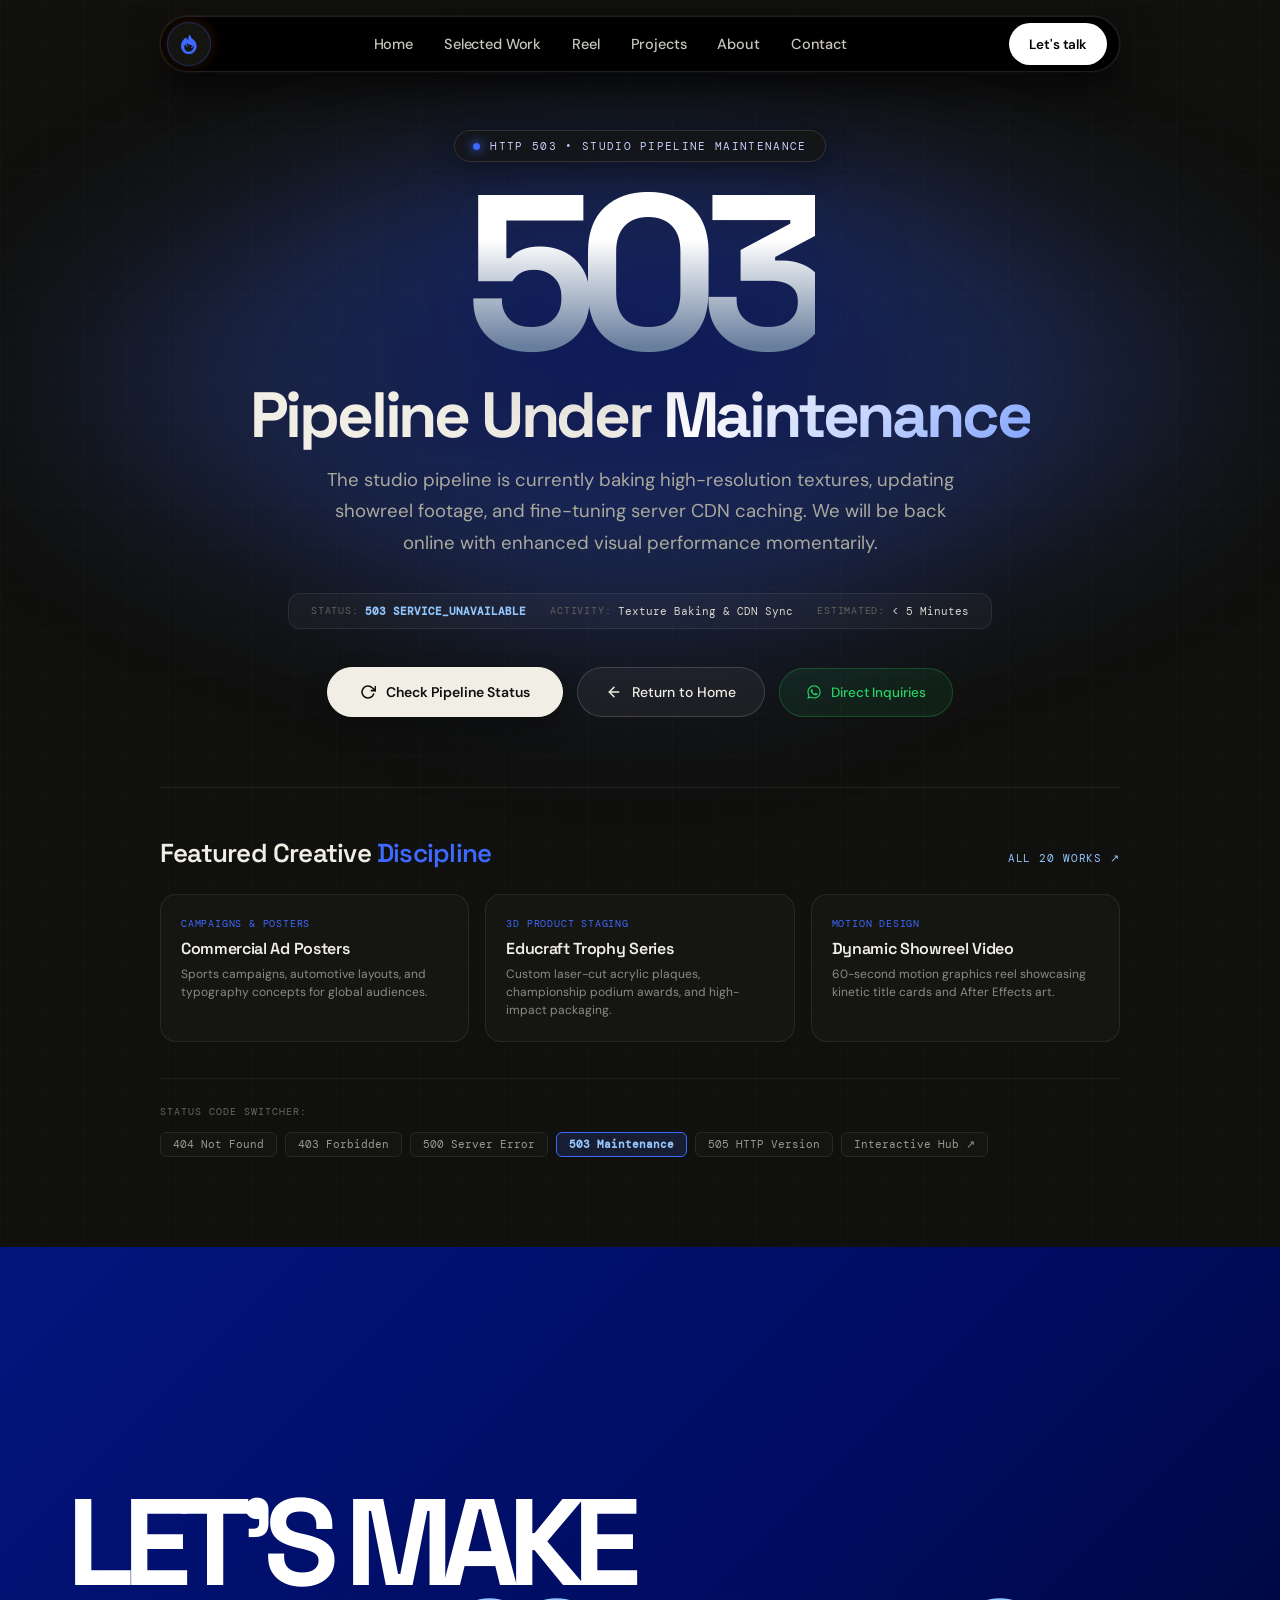
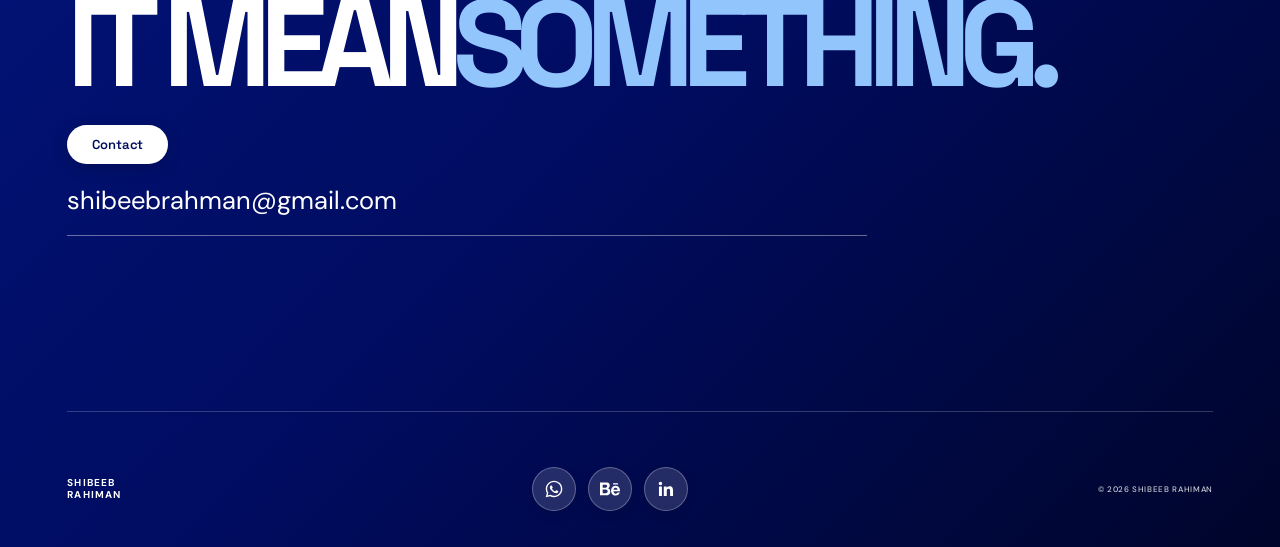
<file: 503/index.html>
<!doctype html>
<html lang="en">
<head>
  <base href="/">
  <meta charset="utf-8">
  <meta name="viewport" content="width=device-width, initial-scale=1">
  <meta name="theme-color" content="#10100e">
  <meta name="robots" content="noindex, nofollow">

  <!-- Primary Meta Tags -->
  <title>503 — Pipeline Under Maintenance | Shibeeb Rahiman</title>
  <meta name="title" content="503 — Pipeline Under Maintenance | Shibeeb Rahiman">
  <meta name="description" content="The studio pipeline is currently baking textures, updating reel assets, or undergoing server maintenance. Return to Shibeeb Rahiman's design portfolio.">

  <!-- Favicon -->
  <link rel="icon" type="image/svg+xml" href="assets/images/favicon.svg">
  <link rel="shortcut icon" href="assets/images/favicon.svg">

  <!-- Fonts -->
  <link rel="preconnect" href="https://fonts.googleapis.com">
  <link rel="preconnect" href="https://fonts.gstatic.com" crossorigin>
  <link href="https://fonts.googleapis.com/css2?family=DM+Mono:wght@400;500&family=DM+Sans:ital,wght@0,400;0,500;0,600;0,700;1,400;1,600&family=Space+Grotesk:wght@400;500;600;700&display=swap" rel="stylesheet">

  <!-- Stylesheets -->
  <link rel="stylesheet" href="assets/css/styles.css">
</head>
<body>
  <div class="progress" id="progress"></div>
  <div class="pointer-glow" aria-hidden="true"></div>

  <!-- Mobile Backdrop Overlay -->
  <div class="pill-nav-backdrop" id="pillNavBackdrop" aria-hidden="true"></div>

  <!-- Floating Pill Navbar -->
  <header class="pill-nav-container">
    <div class="pill-nav-bar" id="pillNav">
      <a class="pill-logo-btn" href="/" aria-label="Home" title="Shibeeb Rahiman">
        <span class="pill-flame-circle">
          <svg class="pill-flame-svg" viewBox="0 0 24 24" fill="none" xmlns="http://www.w3.org/2000/svg" aria-hidden="true">
            <path fill-rule="evenodd" clip-rule="evenodd" d="M12.7 2.1C12.4 2 12.1 2.2 12 2.5C11.3 4.5 11 6.2 11.1 7.7C10.4 7.1 9.7 6.3 9.2 5.4C9 5.1 8.6 5 8.3 5.2C7.1 5.9 6.1 6.9 5.3 8.1C4 9.9 3.3 12.1 3.3 14.4C3.3 19.1 7.1 22.9 11.8 22.9C16.5 22.9 20.3 19.1 20.3 14.4C20.3 10.7 18 7.4 14.9 5.7C14.5 4.4 13.8 3.2 12.7 2.1ZM11.8 20.4C9.1 20.4 6.9 18.2 6.9 15.5C6.9 14.1 7.5 12.9 8.4 12C8.5 13.1 8.9 14.1 9.5 15C9.7 15.3 10.1 15.3 10.4 15.1C10.7 14.9 10.7 14.5 10.5 14.2C9.8 13.3 9.4 12.1 9.5 10.9C10.8 12.2 12.5 13.1 14.4 13.1C14.8 13.1 15.1 13.1 15.4 13C15.3 13.9 15 14.7 14.5 15.4C14.3 15.7 14.4 16.1 14.7 16.3C15 16.5 15.3 16.4 15.5 16.1C16.2 15.1 16.6 14 16.7 12.8C16.9 13.5 17 14.3 17 15.1C17 18.2 14.7 20.4 11.8 20.4Z" fill="#3d69ff"/>
          </svg>
        </span>
      </a>

      <nav class="pill-nav-links" id="navlinks" aria-label="Main Navigation">
        <a href="/" class="pill-nav-item">Home</a>
        <a href="/#work" class="pill-nav-item">Selected Work</a>
        <a href="/#showreel" class="pill-nav-item">Reel</a>
        <a href="/projects" class="pill-nav-item">Projects</a>
        <a href="/#about" class="pill-nav-item">About</a>
        <a href="/#contact" class="pill-nav-item">Contact</a>
      </nav>

      <div class="pill-nav-right">
        <a href="/#contact" class="pill-email-btn" id="pillEmailBtn" aria-label="Let's talk">
          <span class="pill-email-text" id="pillEmailText">Let's talk</span>
        </a>

        <button class="pill-menu-toggle" id="pillMenuToggle" aria-label="Toggle navigation menu" aria-expanded="false">
          <svg class="icon-hamburger" viewBox="0 0 24 24" width="18" height="18" stroke="#ffffff" stroke-width="2.2" stroke-linecap="round" fill="none" aria-hidden="true">
            <line x1="4" y1="7" x2="20" y2="7"></line>
            <line x1="4" y1="17" x2="20" y2="17"></line>
          </svg>
          <svg class="icon-close" viewBox="0 0 24 24" width="18" height="18" stroke="#ffffff" stroke-width="2.4" stroke-linecap="round" fill="none" aria-hidden="true">
            <line x1="18" y1="6" x2="6" y2="18"></line>
            <line x1="6" y1="6" x2="18" y2="18"></line>
          </svg>
        </button>
      </div>
    </div>

    <!-- Mobile Dropdown Menu -->
    <div class="pill-mobile-dropdown" id="pillMobileDropdown" aria-hidden="true">
      <nav class="mobile-nav-list" aria-label="Mobile Navigation">
        <a href="/" class="mobile-nav-link">Home</a>
        <a href="/#work" class="mobile-nav-link">Selected Work</a>
        <a href="/#showreel" class="mobile-nav-link">Reel</a>
        <a href="/projects" class="mobile-nav-link">Projects ↗</a>
        <a href="/#about" class="mobile-nav-link">About</a>
        <a href="/#contact" class="mobile-nav-link">Contact</a>
      </nav>
    </div>
  </header>

  <!-- Editorial Online Error Canvas -->
  <main class="error-hero-canvas">
    <div class="error-ambient-light" aria-hidden="true"></div>

    <div class="error-hero-container">
      <!-- Live Status Beacon -->
      <div class="error-live-pill">
        <span class="error-pulse-dot"></span>
        <span>HTTP 503 • Studio Pipeline Maintenance</span>
      </div>

      <!-- Monumental Numeral -->
      <div class="error-mega-code">503</div>

      <!-- Headline -->
      <h1 class="error-headline">Pipeline Under <span class="accent">Maintenance</span></h1>

      <!-- Refined Narrative -->
      <p class="error-narrative">
        The studio pipeline is currently baking high-resolution textures, updating showreel footage, and fine-tuning server CDN caching. We will be back online with enhanced visual performance momentarily.
      </p>

      <!-- Clean Studio Metadata Strip (No Local Paths!) -->
      <div class="error-studio-strip">
        <div class="strip-tag">
          <span class="strip-label">Status:</span>
          <span class="strip-value" style="color: #93c5fd; font-weight: 600;">503 SERVICE_UNAVAILABLE</span>
        </div>
        <div class="strip-tag">
          <span class="strip-label">Activity:</span>
          <span class="strip-value">Texture Baking &amp; CDN Sync</span>
        </div>
        <div class="strip-tag">
          <span class="strip-label">Estimated:</span>
          <span class="strip-value">&lt; 5 Minutes</span>
        </div>
      </div>

      <!-- Primary Action Buttons -->
      <div class="error-action-row">
        <button onclick="window.location.reload();" class="error-btn-primary" style="cursor: pointer;">
          <svg viewBox="0 0 24 24" width="16" height="16" fill="none" stroke="currentColor" stroke-width="2.4" stroke-linecap="round" stroke-linejoin="round">
            <polyline points="23 4 23 10 17 10"></polyline>
            <path d="M20.49 15a9 9 0 1 1-2.12-9.36L23 10"></path>
          </svg>
          Check Pipeline Status
        </button>

        <a href="/" class="error-btn-secondary">
          <svg viewBox="0 0 24 24" width="16" height="16" fill="none" stroke="currentColor" stroke-width="2.2" stroke-linecap="round" stroke-linejoin="round">
            <line x1="19" y1="12" x2="5" y2="12"></line>
            <polyline points="12 19 5 12 12 5"></polyline>
          </svg>
          Return to Home
        </a>

        <a href="https://wa.me/919207896313" target="_blank" rel="noreferrer" class="error-btn-whatsapp">
          <svg viewBox="0 0 24 24" width="16" height="16" fill="currentColor">
            <path d="M12.04 2C6.58 2 2.13 6.45 2.13 11.91C2.13 13.66 2.59 15.36 3.45 16.86L2.05 22L7.3 20.62C8.75 21.41 10.38 21.83 12.04 21.83C17.5 21.83 21.95 17.38 21.95 11.92C21.95 9.27 20.92 6.78 19.05 4.91C17.18 3.03 14.69 2 12.04 2ZM12.05 20.15C10.57 20.15 9.12 19.76 7.85 19.01L7.55 18.83L4.43 19.65L5.26 16.61L5.06 16.29C4.24 14.99 3.81 13.47 3.81 11.91C3.81 7.37 7.5 3.68 12.05 3.68C14.25 3.68 16.31 4.54 17.87 6.1C19.42 7.66 20.28 9.72 20.28 11.92C20.28 16.46 16.59 20.15 12.05 20.15ZM16.57 14.36C16.32 14.24 15.1 13.64 14.88 13.56C14.65 13.47 14.49 13.43 14.32 13.68C14.16 13.93 13.69 14.48 13.54 14.65C13.4 14.81 13.25 14.83 13 14.71C12.75 14.59 11.95 14.32 11 13.48C10.27 12.82 9.77 12.01 9.63 11.76C9.48 11.51 9.61 11.38 9.74 11.26C9.85 11.14 9.99 10.96 10.12 10.81C10.25 10.66 10.29 10.56 10.37 10.39C10.45 10.23 10.41 10.08 10.35 9.96C10.29 9.84 9.8 8.63 9.59 8.14C9.39 7.66 9.19 7.72 9.04 7.71C8.89 7.7 8.73 7.7 8.56 7.7C8.4 7.7 8.13 7.76 7.9 8.01C7.68 8.26 7.04 8.86 7.04 10.07C7.04 11.29 7.93 12.46 8.05 12.63C8.17 12.79 9.8 15.3 12.28 16.37C12.87 16.63 13.33 16.78 13.69 16.89C14.28 17.08 14.82 17.05 15.25 16.99C15.73 16.92 16.72 16.39 16.93 15.81C17.13 15.22 17.13 14.72 17.07 14.61C17.01 14.51 16.83 14.48 16.57 14.36Z"/>
          </svg>
          Direct Inquiries
        </a>
      </div>

      <!-- Integrated Portfolio Discoveries (High Conversion) -->
      <div class="error-recommendations-wrap">
        <div class="error-rec-header">
          <h2 class="error-rec-title">Featured Creative <span>Discipline</span></h2>
          <a href="/projects" class="error-rec-link">All 20 Works ↗</a>
        </div>

        <div class="error-rec-grid">
          <a href="/projects" class="error-rec-card">
            <span class="error-rec-tag">Campaigns &amp; Posters</span>
            <h4>Commercial Ad Posters</h4>
            <p>Sports campaigns, automotive layouts, and typography concepts for global audiences.</p>
          </a>

          <a href="/projects" class="error-rec-card">
            <span class="error-rec-tag">3D Product Staging</span>
            <h4>Educraft Trophy Series</h4>
            <p>Custom laser-cut acrylic plaques, championship podium awards, and high-impact packaging.</p>
          </a>

          <a href="/#showreel" class="error-rec-card">
            <span class="error-rec-tag">Motion Design</span>
            <h4>Dynamic Showreel Video</h4>
            <p>60-second motion graphics reel showcasing kinetic title cards and After Effects art.</p>
          </a>
        </div>

        <!-- Quick Switcher for Status Codes -->
        <div class="error-sim-strip">
          <span class="error-sim-label">Status Code Switcher:</span>
          <div class="error-sim-pills">
            <a href="/404" class="error-sim-link">404 Not Found</a>
            <a href="/403" class="error-sim-link">403 Forbidden</a>
            <a href="/500" class="error-sim-link">500 Server Error</a>
            <a href="/503" class="error-sim-link active">503 Maintenance</a>
            <a href="/505" class="error-sim-link">505 HTTP Version</a>
            <a href="/error" class="error-sim-link">Interactive Hub ↗</a>
          </div>
        </div>
      </div>
    </div>
  </main>

  <!-- Complete Luxury Studio Footer Matching index.html -->
  <footer id="contact" class="footer section">
    <div class="wrap">
      <div class="footer-center-group">
        <h2>LET’S MAKE<br><span>IT MEAN</span><i> SOMETHING.</i></h2>

        <div class="contact-actions-row">
          <a href="mailto:shibeebrahman@gmail.com" class="contact-pill-button contact-pill-button-main" id="contactMainBtn" aria-label="Contact Shibeeb Rahiman">
            Contact
          </a>
          <a class="email-link" id="emailCopy" href="mailto:shibeebrahman@gmail.com">
            <span class="email-text">shibeebrahman@gmail.com</span>
          </a>
        </div>
        <p class="copy-feedback mono" id="copyFeedback" aria-live="polite"></p>
      </div>

      <div class="footer-bottom">
        <a class="brand" href="/"><span class="brand-name">SHIBEEB<br>RAHIMAN</span></a>
        <div class="footer-social-links" aria-label="Social Profiles">
          <a href="https://wa.me/919207896313" target="_blank" rel="noreferrer" class="social-logo-btn" aria-label="WhatsApp" title="WhatsApp">
            <svg viewBox="0 0 24 24" width="20" height="20" fill="currentColor" aria-hidden="true">
              <path d="M12.04 2C6.58 2 2.13 6.45 2.13 11.91C2.13 13.66 2.59 15.36 3.45 16.86L2.05 22L7.3 20.62C8.75 21.41 10.38 21.83 12.04 21.83C17.5 21.83 21.95 17.38 21.95 11.92C21.95 9.27 20.92 6.78 19.05 4.91C17.18 3.03 14.69 2 12.04 2ZM12.05 20.15C10.57 20.15 9.12 19.76 7.85 19.01L7.55 18.83L4.43 19.65L5.26 16.61L5.06 16.29C4.24 14.99 3.81 13.47 3.81 11.91C3.81 7.37 7.5 3.68 12.05 3.68C14.25 3.68 16.31 4.54 17.87 6.1C19.42 7.66 20.28 9.72 20.28 11.92C20.28 16.46 16.59 20.15 12.05 20.15ZM16.57 14.36C16.32 14.24 15.1 13.64 14.88 13.56C14.65 13.47 14.49 13.43 14.32 13.68C14.16 13.93 13.69 14.48 13.54 14.65C13.4 14.81 13.25 14.83 13 14.71C12.75 14.59 11.95 14.32 11 13.48C10.27 12.82 9.77 12.01 9.63 11.76C9.48 11.51 9.61 11.38 9.74 11.26C9.85 11.14 9.99 10.96 10.12 10.81C10.25 10.66 10.29 10.56 10.37 10.39C10.45 10.23 10.41 10.08 10.35 9.96C10.29 9.84 9.8 8.63 9.59 8.14C9.39 7.66 9.19 7.72 9.04 7.71C8.89 7.7 8.73 7.7 8.56 7.7C8.4 7.7 8.13 7.76 7.9 8.01C7.68 8.26 7.04 8.86 7.04 10.07C7.04 11.29 7.93 12.46 8.05 12.63C8.17 12.79 9.8 15.3 12.28 16.37C12.87 16.63 13.33 16.78 13.69 16.89C14.28 17.08 14.82 17.05 15.25 16.99C15.73 16.92 16.72 16.39 16.93 15.81C17.13 15.22 17.13 14.72 17.07 14.61C17.01 14.51 16.83 14.48 16.57 14.36Z"/>
            </svg>
          </a>
          <a href="https://www.behance.net" target="_blank" rel="noreferrer" class="social-logo-btn" aria-label="Behance" title="Behance">
            <svg viewBox="0 0 24 24" width="20" height="20" fill="currentColor" aria-hidden="true">
              <path d="M16.969 16.927a2.561 2.561 0 0 0 1.901.677 2.501 2.501 0 0 0 1.531-.475c.362-.235.636-.584.779-.99h2.585a5.091 5.091 0 0 1-1.9 2.896 5.292 5.292 0 0 1-3.091.88 5.839 5.839 0 0 1-2.284-.433 4.871 4.871 0 0 1-1.723-1.211 5.657 5.657 0 0 1-1.08-1.874 7.057 7.057 0 0 1-.383-2.393c-.005-.8.129-1.595.396-2.349a5.313 5.313 0 0 1 5.088-3.604 4.87 4.87 0 0 1 2.376.563c.661.362 1.231.87 1.668 1.485a6.2 6.2 0 0 1 .943 2.133c.194.821.263 1.666.205 2.508h-7.699c-.063.79.184 1.574.688 2.187ZM6.947 4.084a8.065 8.065 0 0 1 1.928.198 4.29 4.29 0 0 1 1.49.638c.418.303.748.711.958 1.182.241.579.357 1.203.341 1.83a3.506 3.506 0 0 1-.506 1.961 3.726 3.726 0 0 1-1.503 1.287 3.588 3.588 0 0 1 2.027 1.437c.464.747.697 1.615.67 2.494a4.593 4.593 0 0 1-.423 2.032 3.945 3.945 0 0 1-1.163 1.413 5.114 5.114 0 0 1-1.683.807 7.135 7.135 0 0 1-1.928.259H0V4.084h6.947Zm-.235 12.9c.308.004.616-.029.916-.099a2.18 2.18 0 0 0 .766-.332c.228-.158.411-.371.534-.619.142-.317.208-.663.191-1.009a2.08 2.08 0 0 0-.642-1.715 2.618 2.618 0 0 0-1.696-.505h-3.54v4.279h3.471Zm13.635-5.967a2.13 2.13 0 0 0-1.654-.619 2.336 2.336 0 0 0-1.163.259 2.474 2.474 0 0 0-.738.62 2.359 2.359 0 0 0-.396.792c-.074.239-.12.485-.137.734h4.769a3.239 3.239 0 0 0-.679-1.785l-.002-.001Zm-13.813-.648a2.254 2.254 0 0 0 1.423-.433c.399-.355.607-.88.56-1.413a1.916 1.916 0 0 0-.178-.891 1.298 1.298 0 0 0-.495-.533 1.851 1.851 0 0 0-.711-.274 3.966 3.966 0 0 0-.835-.073H3.241v3.631h3.293v-.014ZM21.62 5.122h-5.976v1.527h5.976V5.122Z"/>
            </svg>
          </a>
          <a href="https://www.linkedin.com" target="_blank" rel="noreferrer" class="social-logo-btn" aria-label="LinkedIn" title="LinkedIn">
            <svg viewBox="0 0 24 24" width="20" height="20" fill="currentColor" aria-hidden="true">
              <path d="M20.447 20.452h-3.554v-5.569c0-1.328-.027-3.037-1.852-3.037-1.853 0-2.136 1.445-2.136 2.939v5.667H9.351V9h3.414v1.561h.046c.477-.9 1.637-1.85 3.37-1.85 3.601 0 4.267 2.37 4.267 5.455v6.286zM5.337 7.433c-1.144 0-2.063-.926-2.063-2.065 0-1.138.92-2.063 2.063-2.063 1.14 0 2.064.925 2.064 2.063 0 1.139-.925 2.065-2.064 2.065zm1.782 13.019H3.555V9h3.564v11.452z"/>
            </svg>
          </a>
        </div>
        <span class="mono copyright">© 2026 SHIBEEB RAHIMAN</span>
      </div>
    </div>
  </footer>

  <script src="assets/js/script.js"></script>
</body>
</html>
</file>
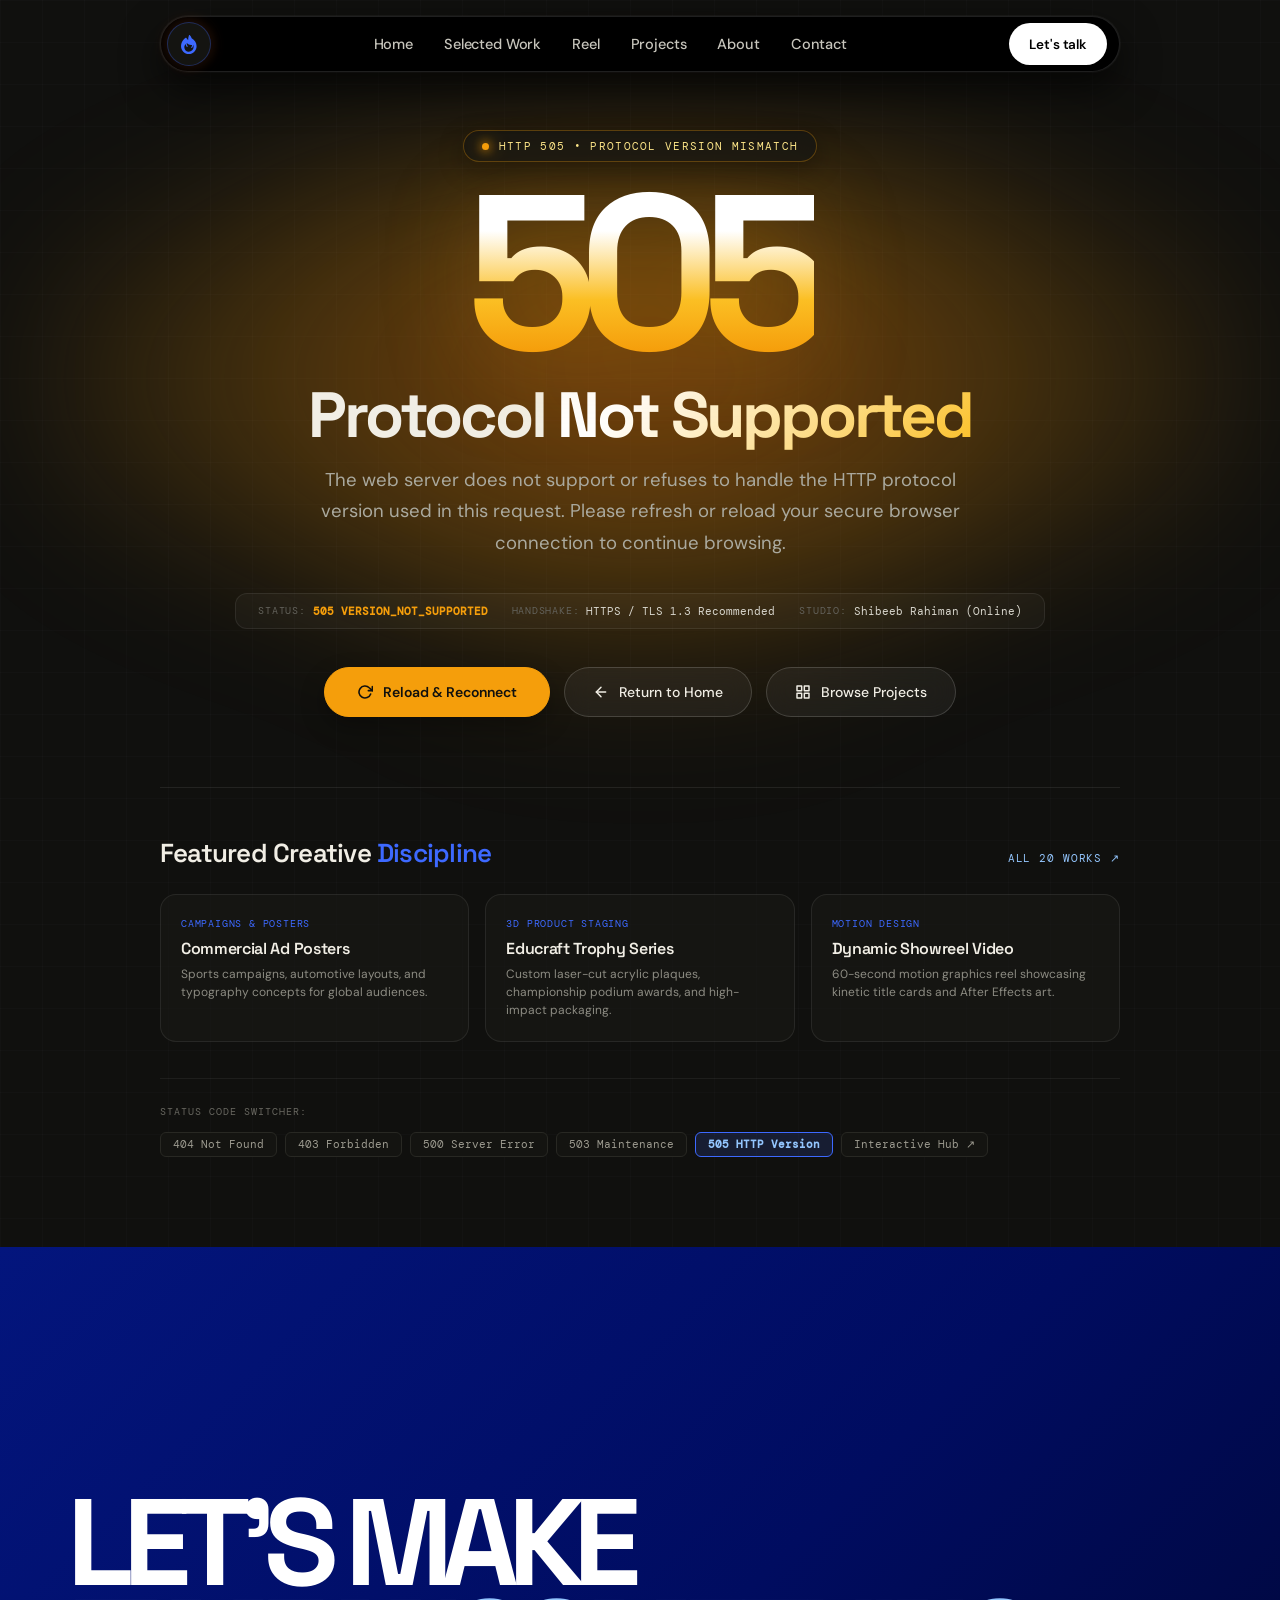
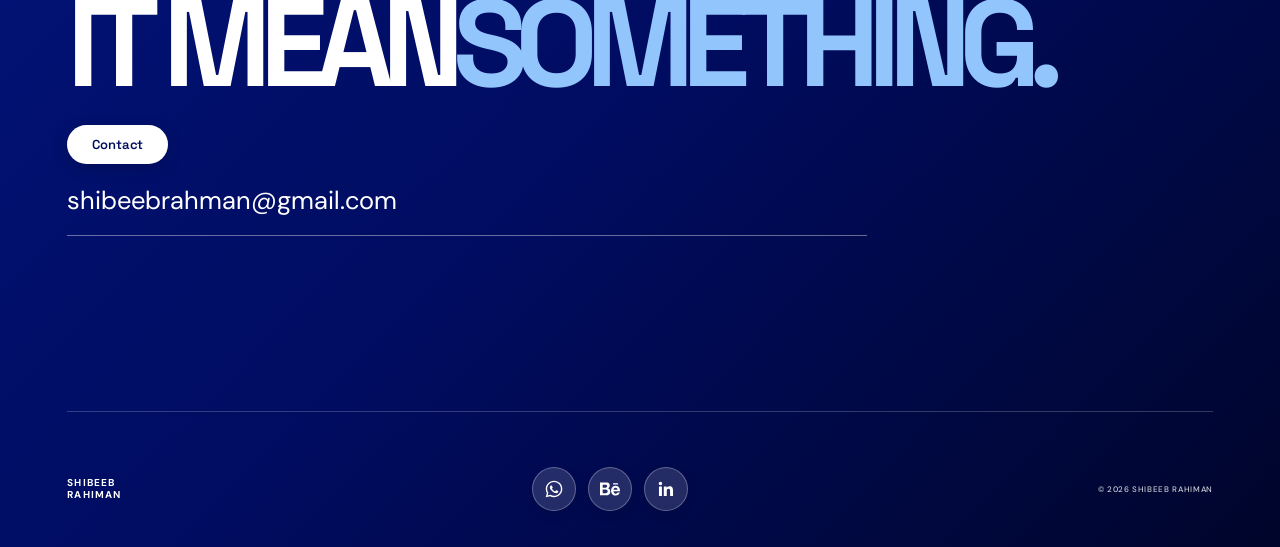
<file: 505/index.html>
<!doctype html>
<html lang="en">
<head>
  <base href="/">
  <meta charset="utf-8">
  <meta name="viewport" content="width=device-width, initial-scale=1">
  <meta name="theme-color" content="#10100e">
  <meta name="robots" content="noindex, nofollow">

  <!-- Primary Meta Tags -->
  <title>505 — HTTP Version Not Supported | Shibeeb Rahiman</title>
  <meta name="title" content="505 — HTTP Version Not Supported | Shibeeb Rahiman">
  <meta name="description" content="Protocol version mismatch detected. Return to Shibeeb Rahiman's graphic and motion design portfolio.">

  <!-- Favicon -->
  <link rel="icon" type="image/svg+xml" href="assets/images/favicon.svg">
  <link rel="shortcut icon" href="assets/images/favicon.svg">

  <!-- Fonts -->
  <link rel="preconnect" href="https://fonts.googleapis.com">
  <link rel="preconnect" href="https://fonts.gstatic.com" crossorigin>
  <link href="https://fonts.googleapis.com/css2?family=DM+Mono:wght@400;500&family=DM+Sans:ital,wght@0,400;0,500;0,600;0,700;1,400;1,600&family=Space+Grotesk:wght@400;500;600;700&display=swap" rel="stylesheet">

  <!-- Stylesheets -->
  <link rel="stylesheet" href="assets/css/styles.css">
</head>
<body>
  <div class="progress" id="progress"></div>
  <div class="pointer-glow" aria-hidden="true"></div>

  <!-- Mobile Backdrop Overlay -->
  <div class="pill-nav-backdrop" id="pillNavBackdrop" aria-hidden="true"></div>

  <!-- Floating Pill Navbar -->
  <header class="pill-nav-container">
    <div class="pill-nav-bar" id="pillNav">
      <a class="pill-logo-btn" href="/" aria-label="Home" title="Shibeeb Rahiman">
        <span class="pill-flame-circle">
          <svg class="pill-flame-svg" viewBox="0 0 24 24" fill="none" xmlns="http://www.w3.org/2000/svg" aria-hidden="true">
            <path fill-rule="evenodd" clip-rule="evenodd" d="M12.7 2.1C12.4 2 12.1 2.2 12 2.5C11.3 4.5 11 6.2 11.1 7.7C10.4 7.1 9.7 6.3 9.2 5.4C9 5.1 8.6 5 8.3 5.2C7.1 5.9 6.1 6.9 5.3 8.1C4 9.9 3.3 12.1 3.3 14.4C3.3 19.1 7.1 22.9 11.8 22.9C16.5 22.9 20.3 19.1 20.3 14.4C20.3 10.7 18 7.4 14.9 5.7C14.5 4.4 13.8 3.2 12.7 2.1ZM11.8 20.4C9.1 20.4 6.9 18.2 6.9 15.5C6.9 14.1 7.5 12.9 8.4 12C8.5 13.1 8.9 14.1 9.5 15C9.7 15.3 10.1 15.3 10.4 15.1C10.7 14.9 10.7 14.5 10.5 14.2C9.8 13.3 9.4 12.1 9.5 10.9C10.8 12.2 12.5 13.1 14.4 13.1C14.8 13.1 15.1 13.1 15.4 13C15.3 13.9 15 14.7 14.5 15.4C14.3 15.7 14.4 16.1 14.7 16.3C15 16.5 15.3 16.4 15.5 16.1C16.2 15.1 16.6 14 16.7 12.8C16.9 13.5 17 14.3 17 15.1C17 18.2 14.7 20.4 11.8 20.4Z" fill="#3d69ff"/>
          </svg>
        </span>
      </a>

      <nav class="pill-nav-links" id="navlinks" aria-label="Main Navigation">
        <a href="/" class="pill-nav-item">Home</a>
        <a href="/#work" class="pill-nav-item">Selected Work</a>
        <a href="/#showreel" class="pill-nav-item">Reel</a>
        <a href="/projects" class="pill-nav-item">Projects</a>
        <a href="/#about" class="pill-nav-item">About</a>
        <a href="/#contact" class="pill-nav-item">Contact</a>
      </nav>

      <div class="pill-nav-right">
        <a href="/#contact" class="pill-email-btn" id="pillEmailBtn" aria-label="Let's talk">
          <span class="pill-email-text" id="pillEmailText">Let's talk</span>
        </a>

        <button class="pill-menu-toggle" id="pillMenuToggle" aria-label="Toggle navigation menu" aria-expanded="false">
          <svg class="icon-hamburger" viewBox="0 0 24 24" width="18" height="18" stroke="#ffffff" stroke-width="2.2" stroke-linecap="round" fill="none" aria-hidden="true">
            <line x1="4" y1="7" x2="20" y2="7"></line>
            <line x1="4" y1="17" x2="20" y2="17"></line>
          </svg>
          <svg class="icon-close" viewBox="0 0 24 24" width="18" height="18" stroke="#ffffff" stroke-width="2.4" stroke-linecap="round" fill="none" aria-hidden="true">
            <line x1="18" y1="6" x2="6" y2="18"></line>
            <line x1="6" y1="6" x2="18" y2="18"></line>
          </svg>
        </button>
      </div>
    </div>

    <!-- Mobile Dropdown Menu -->
    <div class="pill-mobile-dropdown" id="pillMobileDropdown" aria-hidden="true">
      <nav class="mobile-nav-list" aria-label="Mobile Navigation">
        <a href="/" class="mobile-nav-link">Home</a>
        <a href="/#work" class="mobile-nav-link">Selected Work</a>
        <a href="/#showreel" class="mobile-nav-link">Reel</a>
        <a href="/projects" class="mobile-nav-link">Projects ↗</a>
        <a href="/#about" class="mobile-nav-link">About</a>
        <a href="/#contact" class="mobile-nav-link">Contact</a>
      </nav>
    </div>
  </header>

  <!-- Editorial Online Error Canvas -->
  <main class="error-hero-canvas">
    <div class="error-ambient-light amber" aria-hidden="true"></div>

    <div class="error-hero-container">
      <!-- Live Status Beacon -->
      <div class="error-live-pill amber">
        <span class="error-pulse-dot"></span>
        <span>HTTP 505 • Protocol Version Mismatch</span>
      </div>

      <!-- Monumental Numeral -->
      <div class="error-mega-code glow-amber">505</div>

      <!-- Headline -->
      <h1 class="error-headline">Protocol <span class="accent amber">Not Supported</span></h1>

      <!-- Refined Narrative -->
      <p class="error-narrative">
        The web server does not support or refuses to handle the HTTP protocol version used in this request. Please refresh or reload your secure browser connection to continue browsing.
      </p>

      <!-- Clean Studio Metadata Strip (No Local Paths!) -->
      <div class="error-studio-strip">
        <div class="strip-tag">
          <span class="strip-label">Status:</span>
          <span class="strip-value" style="color: #f59e0b; font-weight: 600;">505 VERSION_NOT_SUPPORTED</span>
        </div>
        <div class="strip-tag">
          <span class="strip-label">Handshake:</span>
          <span class="strip-value">HTTPS / TLS 1.3 Recommended</span>
        </div>
        <div class="strip-tag">
          <span class="strip-label">Studio:</span>
          <span class="strip-value">Shibeeb Rahiman (Online)</span>
        </div>
      </div>

      <!-- Primary Action Buttons -->
      <div class="error-action-row">
        <button onclick="window.location.reload();" class="error-btn-primary" style="cursor: pointer; background: #f59e0b; border-color: #f59e0b; color: #10100e;">
          <svg viewBox="0 0 24 24" width="16" height="16" fill="none" stroke="currentColor" stroke-width="2.4" stroke-linecap="round" stroke-linejoin="round">
            <polyline points="23 4 23 10 17 10"></polyline>
            <path d="M20.49 15a9 9 0 1 1-2.12-9.36L23 10"></path>
          </svg>
          Reload &amp; Reconnect
        </button>

        <a href="/" class="error-btn-secondary">
          <svg viewBox="0 0 24 24" width="16" height="16" fill="none" stroke="currentColor" stroke-width="2.2" stroke-linecap="round" stroke-linejoin="round">
            <line x1="19" y1="12" x2="5" y2="12"></line>
            <polyline points="12 19 5 12 12 5"></polyline>
          </svg>
          Return to Home
        </a>

        <a href="/projects" class="error-btn-secondary">
          <svg viewBox="0 0 24 24" width="16" height="16" fill="none" stroke="currentColor" stroke-width="2.2" stroke-linecap="round" stroke-linejoin="round">
            <rect x="3" y="3" width="7" height="7"></rect>
            <rect x="14" y="3" width="7" height="7"></rect>
            <rect x="14" y="14" width="7" height="7"></rect>
            <rect x="3" y="14" width="7" height="7"></rect>
          </svg>
          Browse Projects
        </a>
      </div>

      <!-- Integrated Portfolio Discoveries (High Conversion) -->
      <div class="error-recommendations-wrap">
        <div class="error-rec-header">
          <h2 class="error-rec-title">Featured Creative <span>Discipline</span></h2>
          <a href="/projects" class="error-rec-link">All 20 Works ↗</a>
        </div>

        <div class="error-rec-grid">
          <a href="/projects" class="error-rec-card">
            <span class="error-rec-tag">Campaigns &amp; Posters</span>
            <h4>Commercial Ad Posters</h4>
            <p>Sports campaigns, automotive layouts, and typography concepts for global audiences.</p>
          </a>

          <a href="/projects" class="error-rec-card">
            <span class="error-rec-tag">3D Product Staging</span>
            <h4>Educraft Trophy Series</h4>
            <p>Custom laser-cut acrylic plaques, championship podium awards, and high-impact packaging.</p>
          </a>

          <a href="/#showreel" class="error-rec-card">
            <span class="error-rec-tag">Motion Design</span>
            <h4>Dynamic Showreel Video</h4>
            <p>60-second motion graphics reel showcasing kinetic title cards and After Effects art.</p>
          </a>
        </div>

        <!-- Quick Switcher for Status Codes -->
        <div class="error-sim-strip">
          <span class="error-sim-label">Status Code Switcher:</span>
          <div class="error-sim-pills">
            <a href="/404" class="error-sim-link">404 Not Found</a>
            <a href="/403" class="error-sim-link">403 Forbidden</a>
            <a href="/500" class="error-sim-link">500 Server Error</a>
            <a href="/503" class="error-sim-link">503 Maintenance</a>
            <a href="/505" class="error-sim-link active">505 HTTP Version</a>
            <a href="/error" class="error-sim-link">Interactive Hub ↗</a>
          </div>
        </div>
      </div>
    </div>
  </main>

  <!-- Complete Luxury Studio Footer Matching index.html -->
  <footer id="contact" class="footer section">
    <div class="wrap">
      <div class="footer-center-group">
        <h2>LET’S MAKE<br><span>IT MEAN</span><i> SOMETHING.</i></h2>

        <div class="contact-actions-row">
          <a href="mailto:shibeebrahman@gmail.com" class="contact-pill-button contact-pill-button-main" id="contactMainBtn" aria-label="Contact Shibeeb Rahiman">
            Contact
          </a>
          <a class="email-link" id="emailCopy" href="mailto:shibeebrahman@gmail.com">
            <span class="email-text">shibeebrahman@gmail.com</span>
          </a>
        </div>
        <p class="copy-feedback mono" id="copyFeedback" aria-live="polite"></p>
      </div>

      <div class="footer-bottom">
        <a class="brand" href="/"><span class="brand-name">SHIBEEB<br>RAHIMAN</span></a>
        <div class="footer-social-links" aria-label="Social Profiles">
          <a href="https://wa.me/919207896313" target="_blank" rel="noreferrer" class="social-logo-btn" aria-label="WhatsApp" title="WhatsApp">
            <svg viewBox="0 0 24 24" width="20" height="20" fill="currentColor" aria-hidden="true">
              <path d="M12.04 2C6.58 2 2.13 6.45 2.13 11.91C2.13 13.66 2.59 15.36 3.45 16.86L2.05 22L7.3 20.62C8.75 21.41 10.38 21.83 12.04 21.83C17.5 21.83 21.95 17.38 21.95 11.92C21.95 9.27 20.92 6.78 19.05 4.91C17.18 3.03 14.69 2 12.04 2ZM12.05 20.15C10.57 20.15 9.12 19.76 7.85 19.01L7.55 18.83L4.43 19.65L5.26 16.61L5.06 16.29C4.24 14.99 3.81 13.47 3.81 11.91C3.81 7.37 7.5 3.68 12.05 3.68C14.25 3.68 16.31 4.54 17.87 6.1C19.42 7.66 20.28 9.72 20.28 11.92C20.28 16.46 16.59 20.15 12.05 20.15ZM16.57 14.36C16.32 14.24 15.1 13.64 14.88 13.56C14.65 13.47 14.49 13.43 14.32 13.68C14.16 13.93 13.69 14.48 13.54 14.65C13.4 14.81 13.25 14.83 13 14.71C12.75 14.59 11.95 14.32 11 13.48C10.27 12.82 9.77 12.01 9.63 11.76C9.48 11.51 9.61 11.38 9.74 11.26C9.85 11.14 9.99 10.96 10.12 10.81C10.25 10.66 10.29 10.56 10.37 10.39C10.45 10.23 10.41 10.08 10.35 9.96C10.29 9.84 9.8 8.63 9.59 8.14C9.39 7.66 9.19 7.72 9.04 7.71C8.89 7.7 8.73 7.7 8.56 7.7C8.4 7.7 8.13 7.76 7.9 8.01C7.68 8.26 7.04 8.86 7.04 10.07C7.04 11.29 7.93 12.46 8.05 12.63C8.17 12.79 9.8 15.3 12.28 16.37C12.87 16.63 13.33 16.78 13.69 16.89C14.28 17.08 14.82 17.05 15.25 16.99C15.73 16.92 16.72 16.39 16.93 15.81C17.13 15.22 17.13 14.72 17.07 14.61C17.01 14.51 16.83 14.48 16.57 14.36Z"/>
            </svg>
          </a>
          <a href="https://www.behance.net" target="_blank" rel="noreferrer" class="social-logo-btn" aria-label="Behance" title="Behance">
            <svg viewBox="0 0 24 24" width="20" height="20" fill="currentColor" aria-hidden="true">
              <path d="M16.969 16.927a2.561 2.561 0 0 0 1.901.677 2.501 2.501 0 0 0 1.531-.475c.362-.235.636-.584.779-.99h2.585a5.091 5.091 0 0 1-1.9 2.896 5.292 5.292 0 0 1-3.091.88 5.839 5.839 0 0 1-2.284-.433 4.871 4.871 0 0 1-1.723-1.211 5.657 5.657 0 0 1-1.08-1.874 7.057 7.057 0 0 1-.383-2.393c-.005-.8.129-1.595.396-2.349a5.313 5.313 0 0 1 5.088-3.604 4.87 4.87 0 0 1 2.376.563c.661.362 1.231.87 1.668 1.485a6.2 6.2 0 0 1 .943 2.133c.194.821.263 1.666.205 2.508h-7.699c-.063.79.184 1.574.688 2.187ZM6.947 4.084a8.065 8.065 0 0 1 1.928.198 4.29 4.29 0 0 1 1.49.638c.418.303.748.711.958 1.182.241.579.357 1.203.341 1.83a3.506 3.506 0 0 1-.506 1.961 3.726 3.726 0 0 1-1.503 1.287 3.588 3.588 0 0 1 2.027 1.437c.464.747.697 1.615.67 2.494a4.593 4.593 0 0 1-.423 2.032 3.945 3.945 0 0 1-1.163 1.413 5.114 5.114 0 0 1-1.683.807 7.135 7.135 0 0 1-1.928.259H0V4.084h6.947Zm-.235 12.9c.308.004.616-.029.916-.099a2.18 2.18 0 0 0 .766-.332c.228-.158.411-.371.534-.619.142-.317.208-.663.191-1.009a2.08 2.08 0 0 0-.642-1.715 2.618 2.618 0 0 0-1.696-.505h-3.54v4.279h3.471Zm13.635-5.967a2.13 2.13 0 0 0-1.654-.619 2.336 2.336 0 0 0-1.163.259 2.474 2.474 0 0 0-.738.62 2.359 2.359 0 0 0-.396.792c-.074.239-.12.485-.137.734h4.769a3.239 3.239 0 0 0-.679-1.785l-.002-.001Zm-13.813-.648a2.254 2.254 0 0 0 1.423-.433c.399-.355.607-.88.56-1.413a1.916 1.916 0 0 0-.178-.891 1.298 1.298 0 0 0-.495-.533 1.851 1.851 0 0 0-.711-.274 3.966 3.966 0 0 0-.835-.073H3.241v3.631h3.293v-.014ZM21.62 5.122h-5.976v1.527h5.976V5.122Z"/>
            </svg>
          </a>
          <a href="https://www.linkedin.com" target="_blank" rel="noreferrer" class="social-logo-btn" aria-label="LinkedIn" title="LinkedIn">
            <svg viewBox="0 0 24 24" width="20" height="20" fill="currentColor" aria-hidden="true">
              <path d="M20.447 20.452h-3.554v-5.569c0-1.328-.027-3.037-1.852-3.037-1.853 0-2.136 1.445-2.136 2.939v5.667H9.351V9h3.414v1.561h.046c.477-.9 1.637-1.85 3.37-1.85 3.601 0 4.267 2.37 4.267 5.455v6.286zM5.337 7.433c-1.144 0-2.063-.926-2.063-2.065 0-1.138.92-2.063 2.063-2.063 1.14 0 2.064.925 2.064 2.063 0 1.139-.925 2.065-2.064 2.065zm1.782 13.019H3.555V9h3.564v11.452z"/>
            </svg>
          </a>
        </div>
        <span class="mono copyright">© 2026 SHIBEEB RAHIMAN</span>
      </div>
    </div>
  </footer>

  <script src="assets/js/script.js"></script>
</body>
</html>
</file>
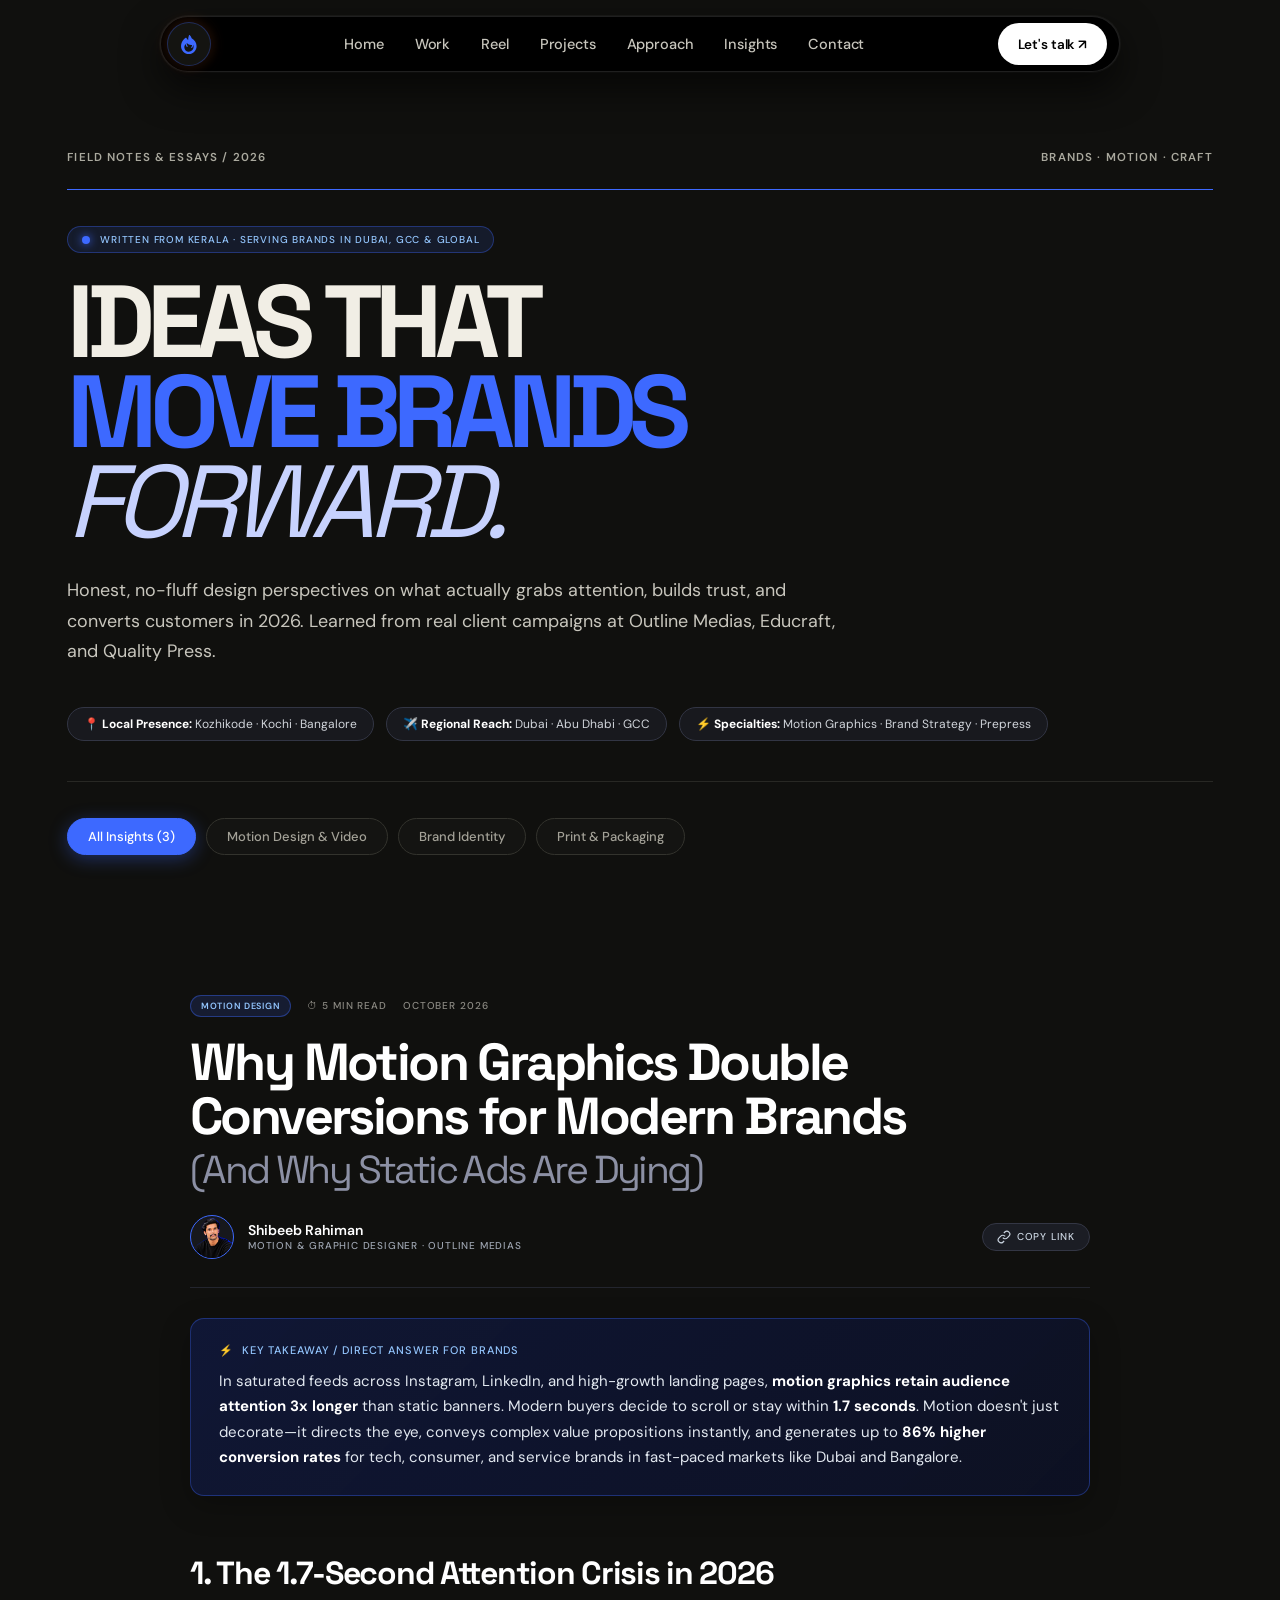
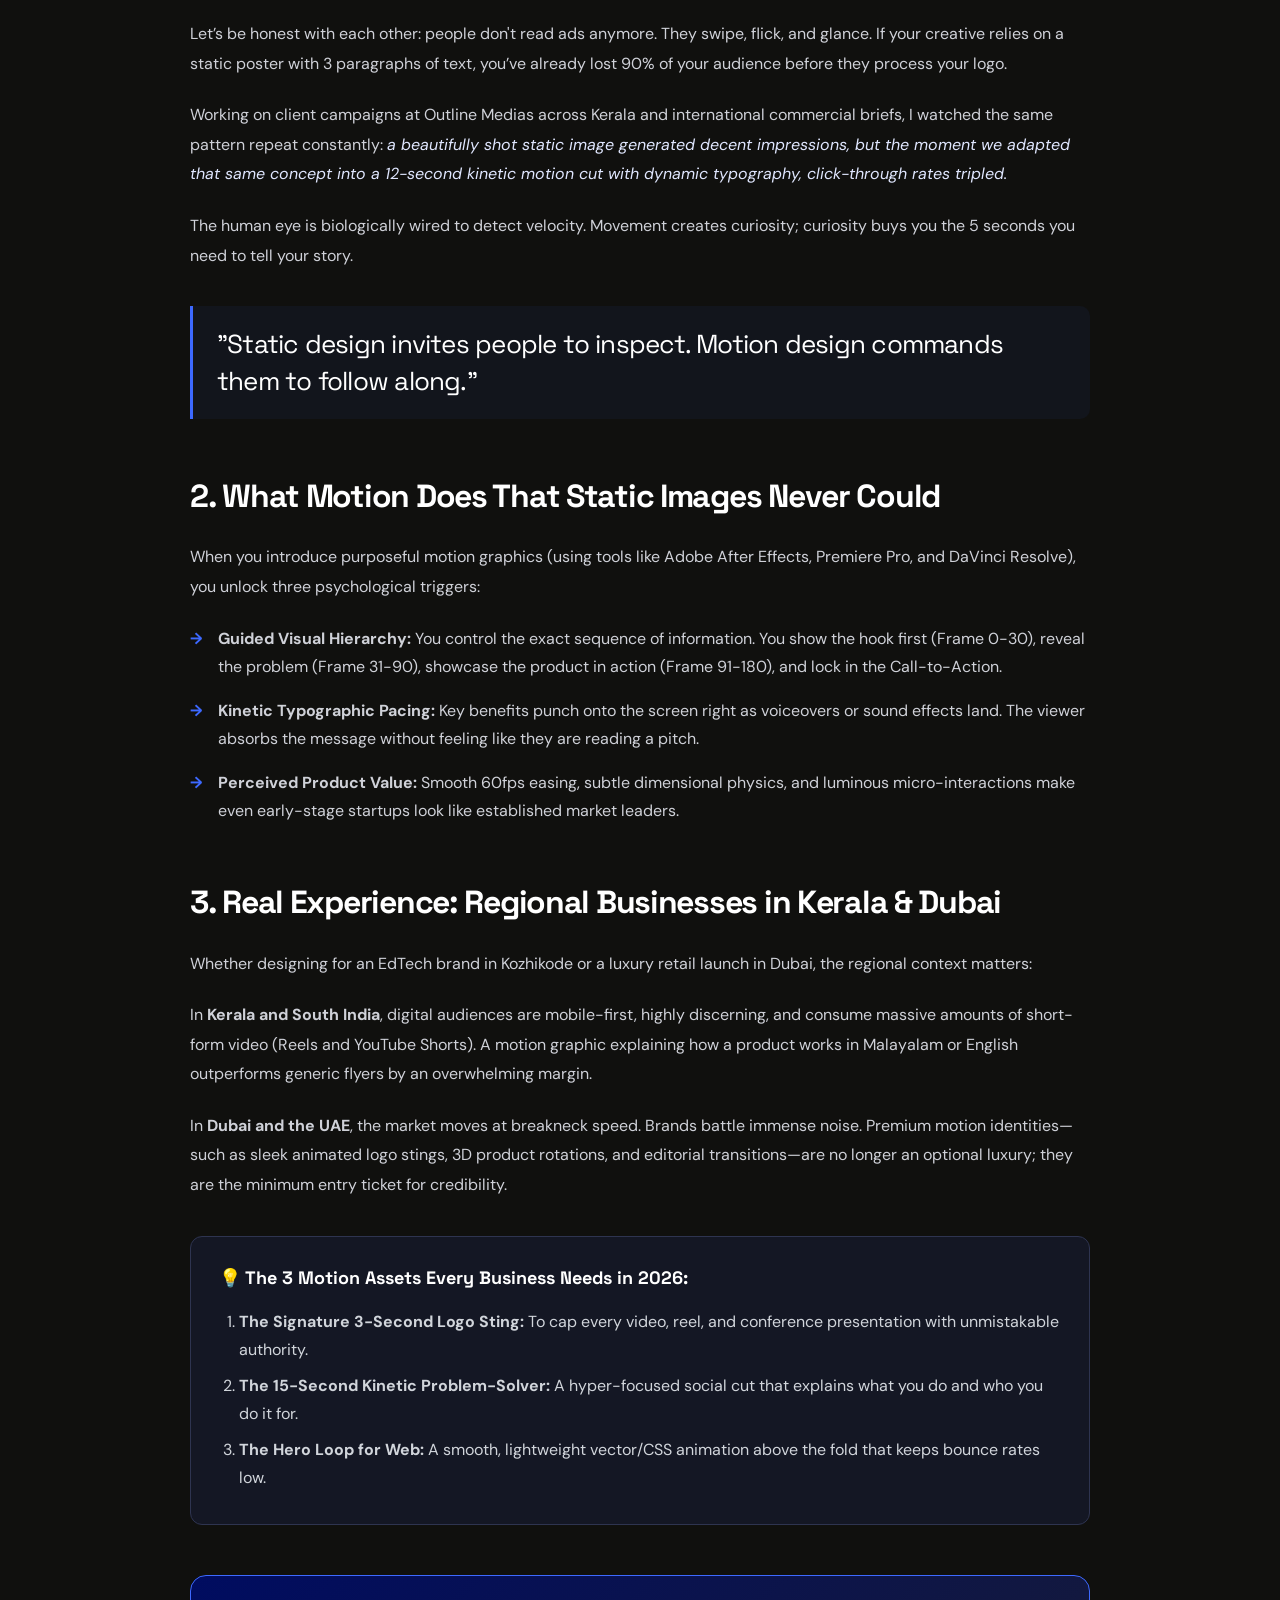
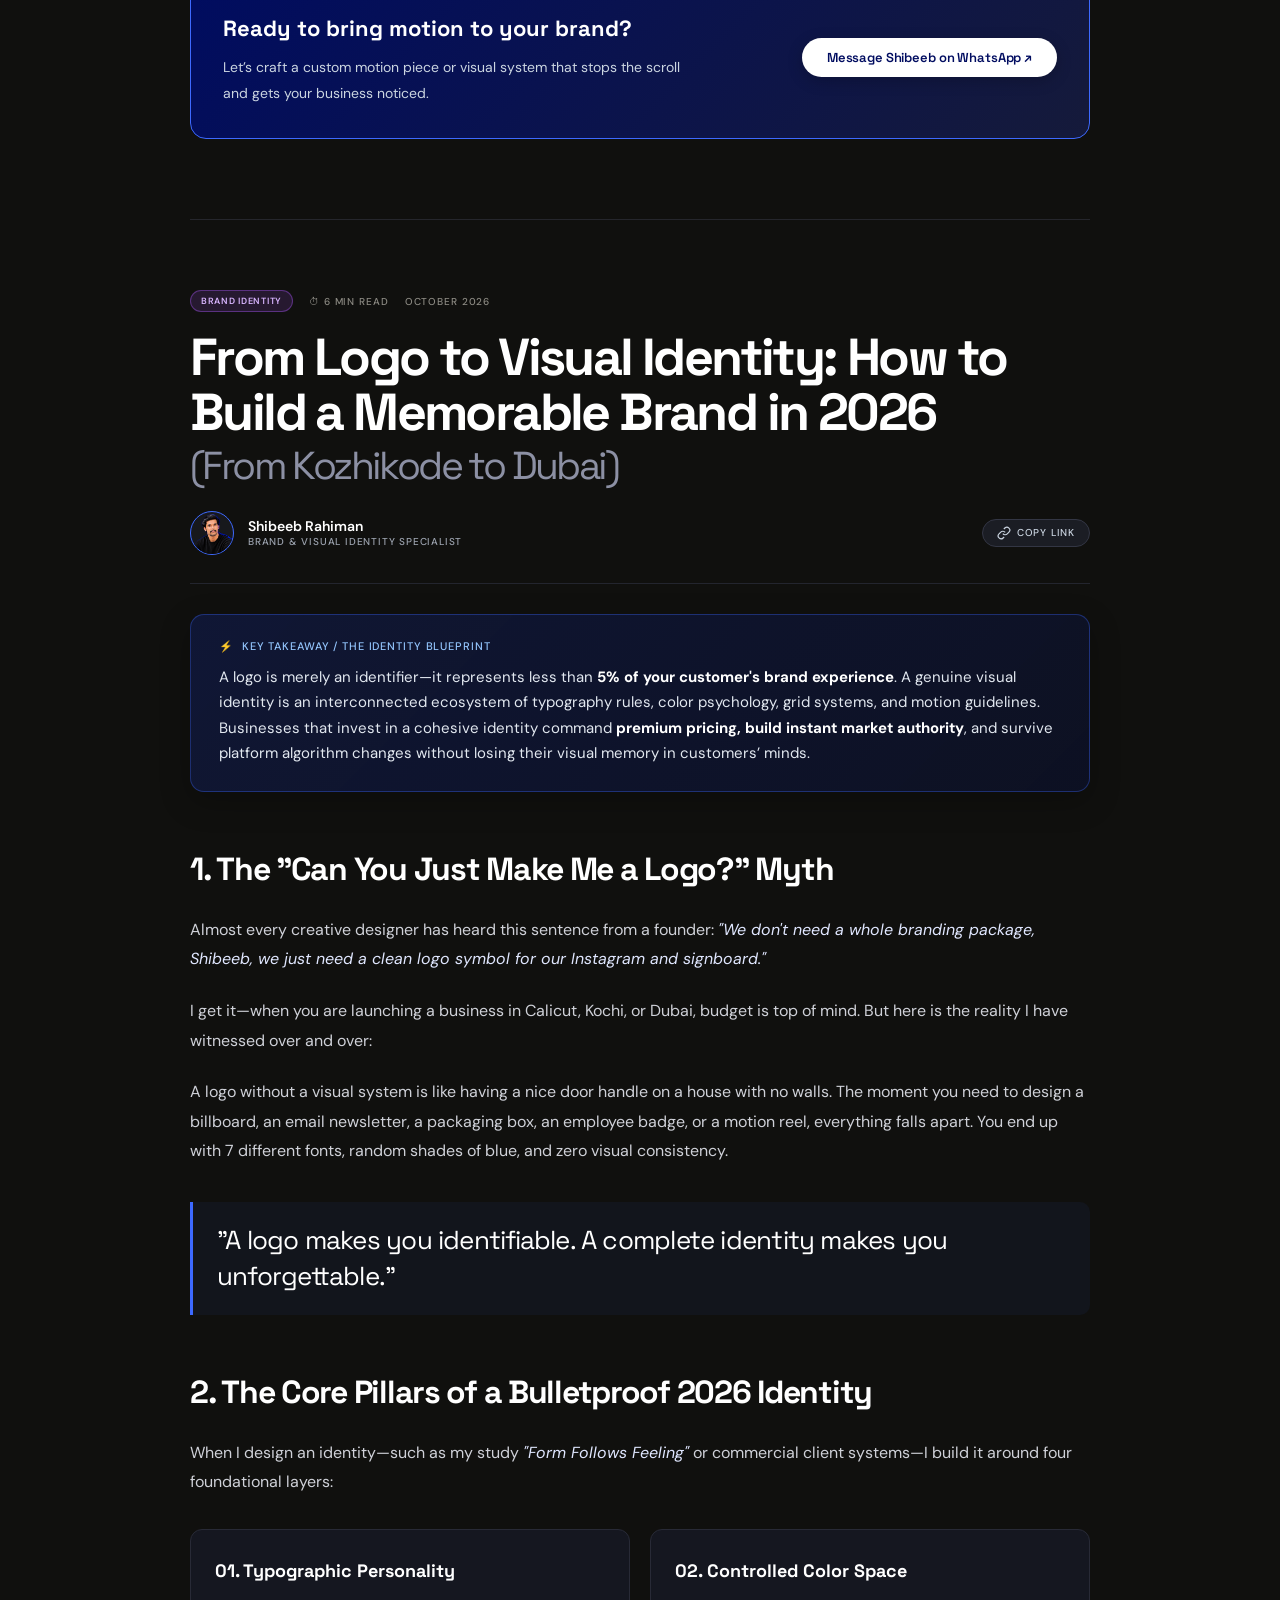
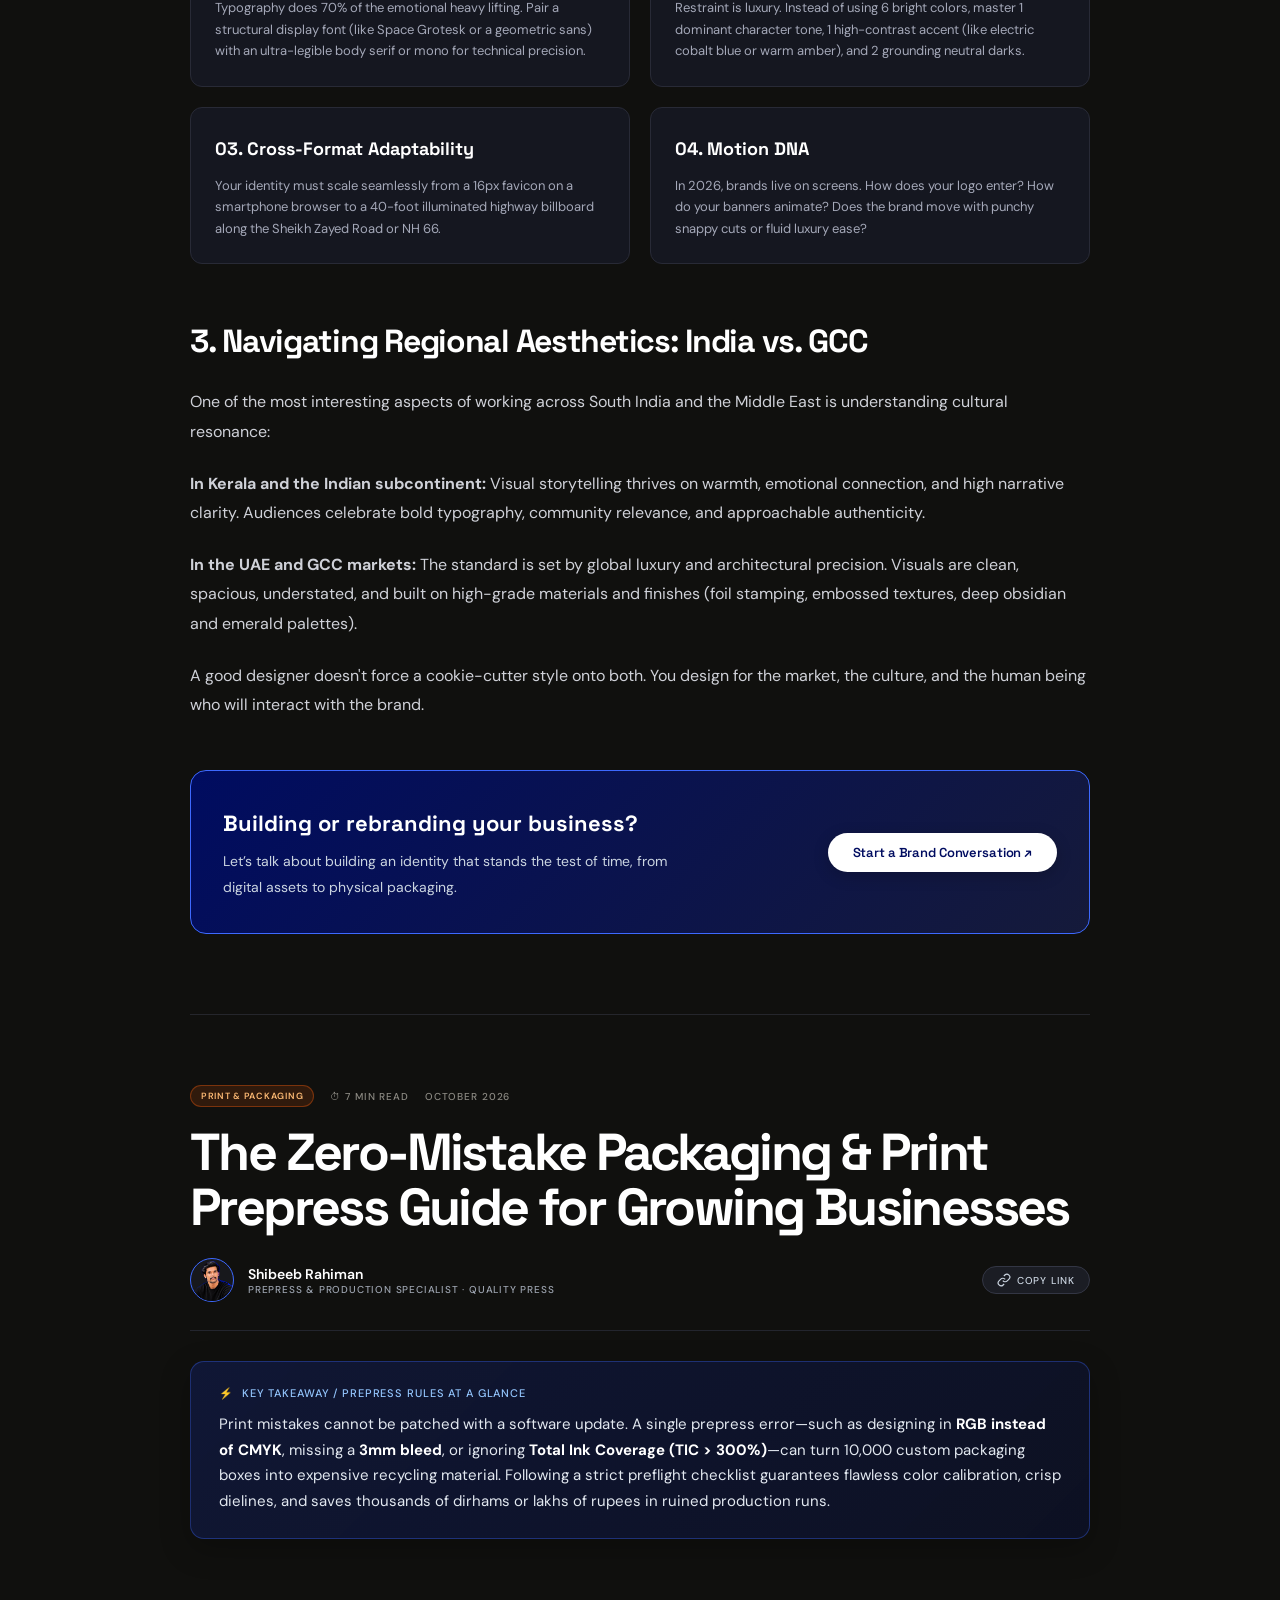
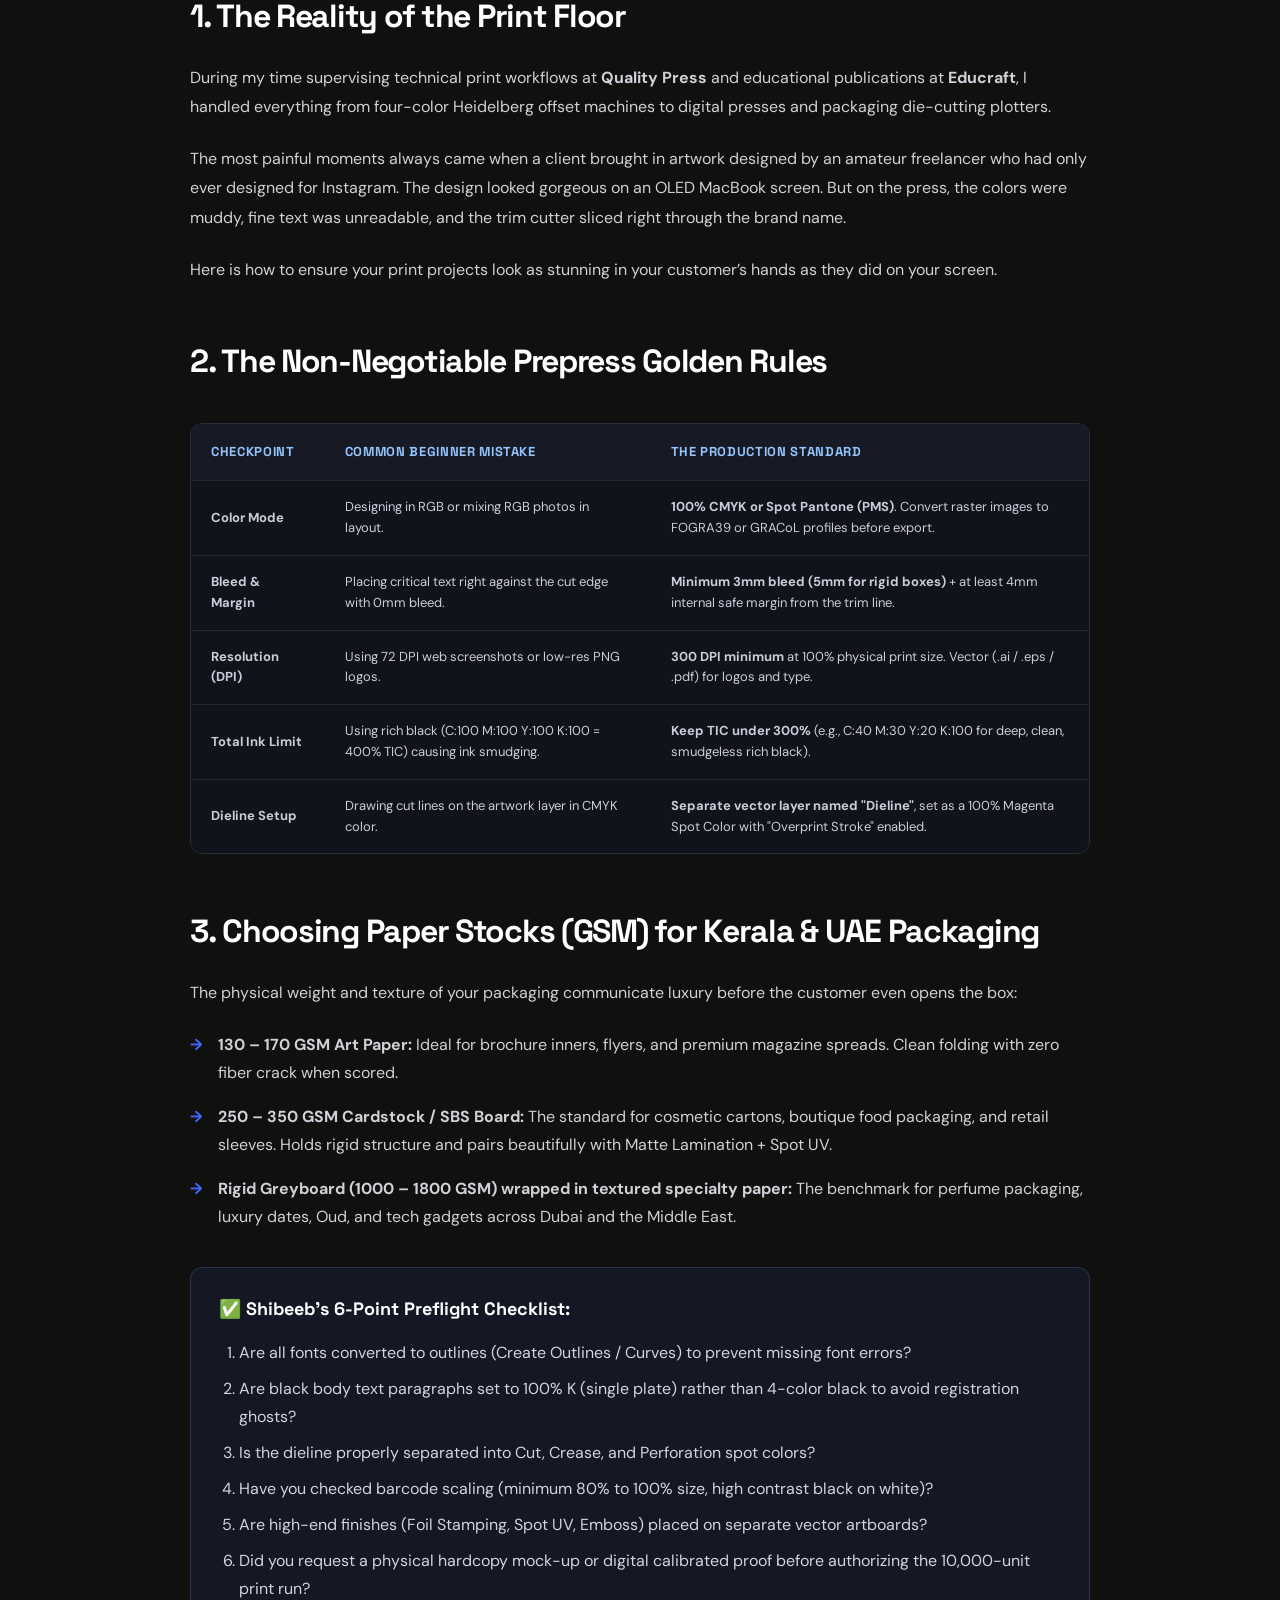
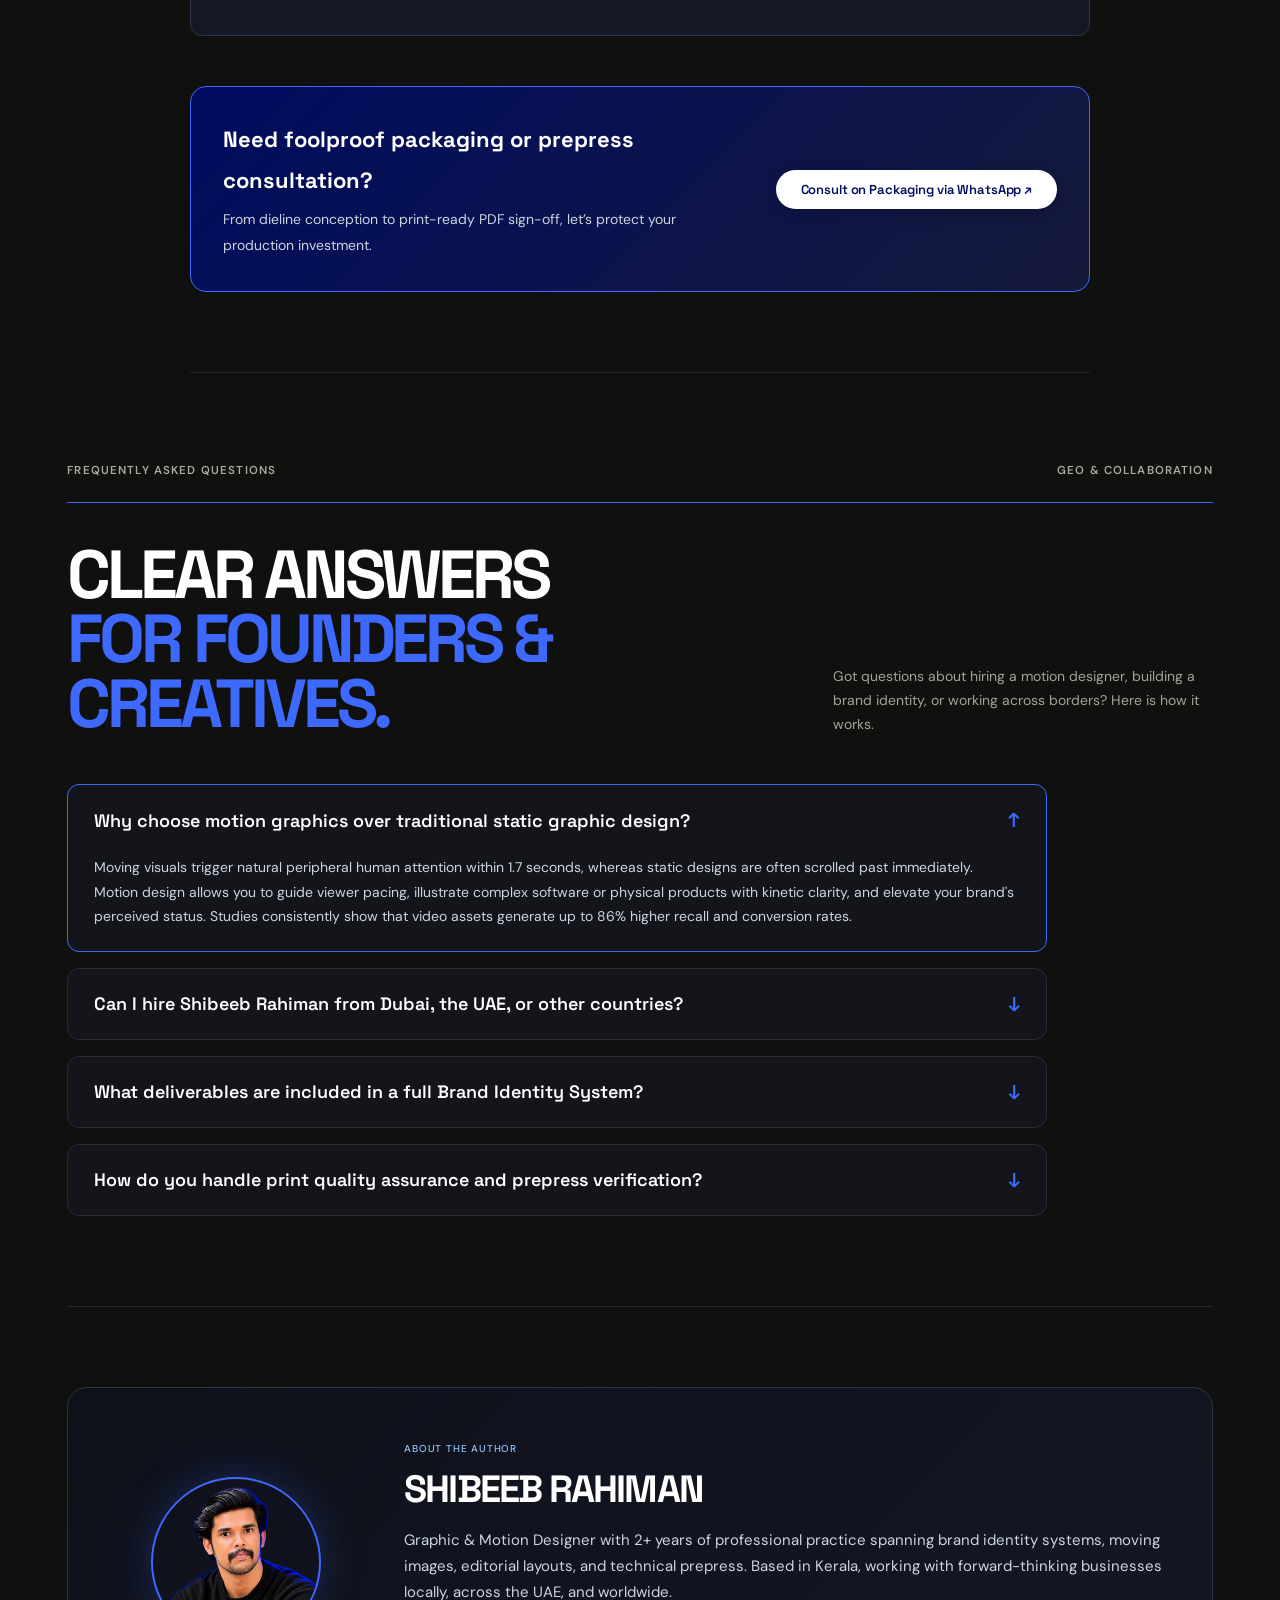
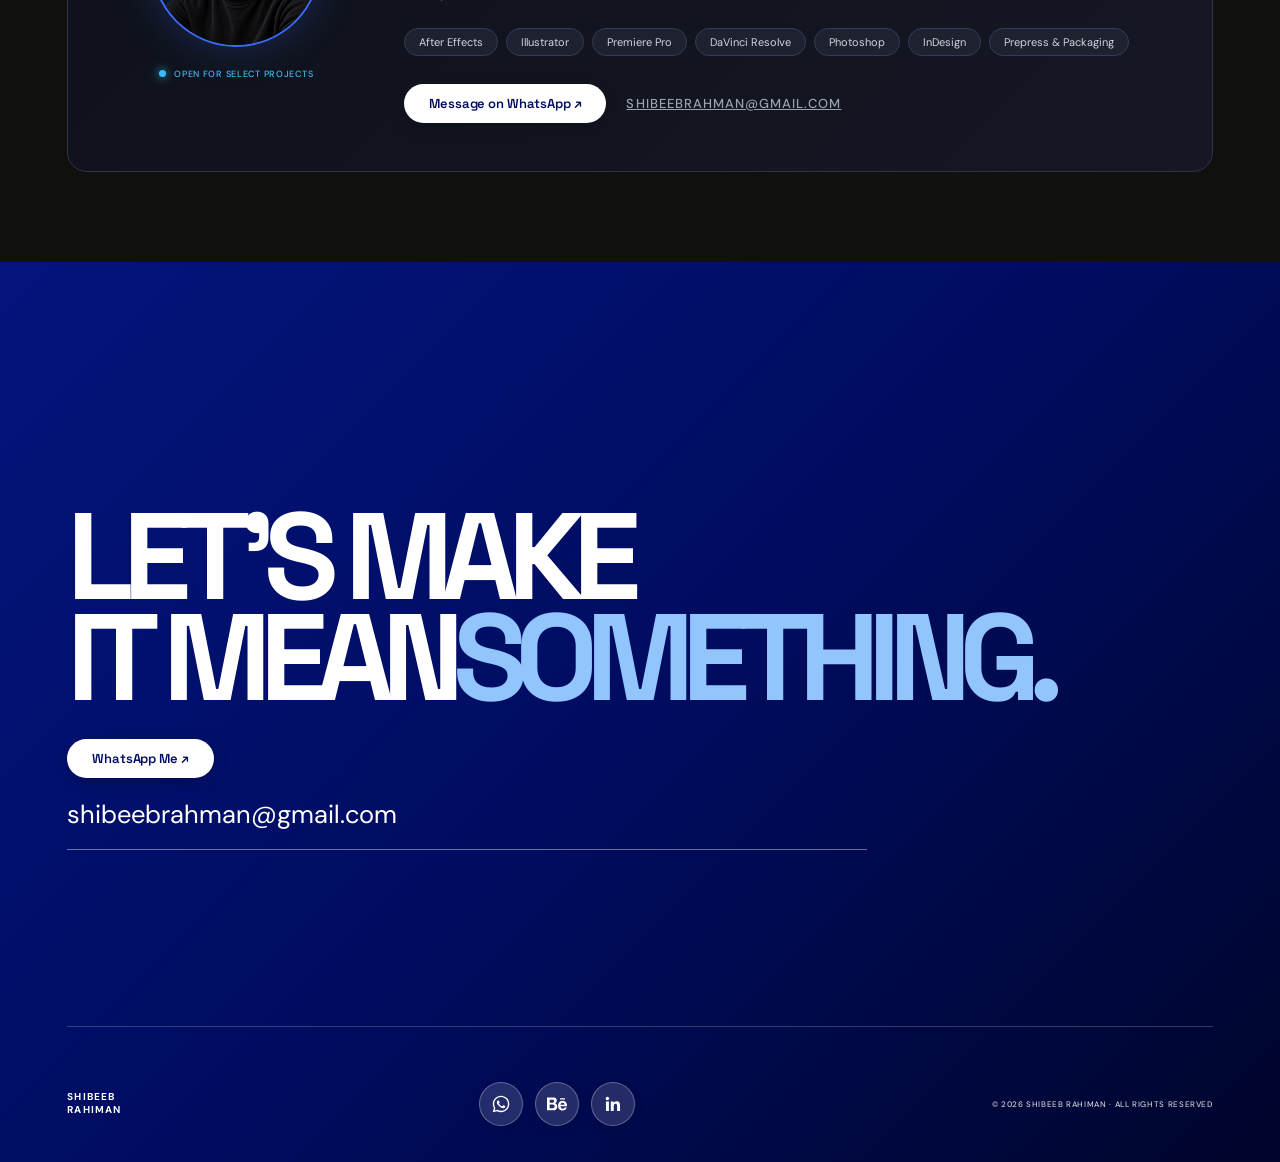
<file: blog/index.html>
<!doctype html>
<html lang="en">
<head>
  <base href="/">
  <meta charset="utf-8">
  <meta name="viewport" content="width=device-width, initial-scale=1">
  <meta name="theme-color" content="#10100e">
  
  <!-- Primary Meta Tags -->
  <title>Insights &amp; Design Journal — Shibeeb Rahiman | Graphic &amp; Motion Designer</title>
  <meta name="title" content="Insights &amp; Design Journal — Shibeeb Rahiman | Graphic &amp; Motion Designer">
  <meta name="description" content="Field-tested design insights on motion graphics ROI, brand identity systems, and packaging prepress for growing businesses in Kerala, Dubai (UAE), and globally. By Shibeeb Rahiman.">
  <meta name="keywords" content="motion graphics designer kerala, brand identity designer dubai, packaging prepress guide, graphic designer kozhikode calicut, motion design ROI, branding agency kerala uae, visual identity 2026, print production prepress, After Effects motion graphics">
  <meta name="author" content="Shibeeb Rahiman">
  <link rel="canonical" href="https://shibeeb-portfolio.onrender.com/blog">

  <!-- Open Graph / Facebook / LinkedIn -->
  <meta property="og:type" content="blog">
  <meta property="og:url" content="https://shibeeb-portfolio.onrender.com/blog">
  <meta property="og:title" content="Insights &amp; Design Journal — Shibeeb Rahiman | Graphic &amp; Motion Designer">
  <meta property="og:description" content="Human-friendly, actionable guides on motion graphics, brand identity systems, and print prepress for modern brands in India, the GCC, and beyond.">
  <meta property="og:image" content="assets/images/shibeeb-portrait.png">

  <!-- Twitter -->
  <meta property="twitter:card" content="summary_large_image">
  <meta property="twitter:url" content="https://shibeeb-portfolio.onrender.com/blog">
  <meta property="twitter:title" content="Insights &amp; Design Journal — Shibeeb Rahiman">
  <meta property="twitter:description" content="Practical guides on motion graphics, brand identity, and print production from 2+ years of agency practice.">
  <meta property="twitter:image" content="assets/images/shibeeb-portrait.png">

  <!-- Geo & Local SEO Targeting Tags -->
  <meta name="geo.region" content="IN-KL">
  <meta name="geo.placename" content="Kozhikode, Kerala, India">
  <meta name="geo.position" content="11.2588;75.7804">
  <meta name="ICBM" content="11.2588, 75.7804">

  <!-- Favicon -->
  <link rel="icon" type="image/svg+xml" href="assets/images/favicon.svg">
  <link rel="shortcut icon" href="assets/images/favicon.svg">

  <!-- Fonts -->
  <link rel="preconnect" href="https://fonts.googleapis.com">
  <link rel="preconnect" href="https://fonts.gstatic.com" crossorigin>
  <link href="https://fonts.googleapis.com/css2?family=DM+Mono:wght@400;500&family=DM+Sans:ital,wght@0,400;0,500;0,600;0,700;1,400;1,600&family=Space+Grotesk:wght@400;500;600;700&display=swap" rel="stylesheet">
  
  <!-- Stylesheets -->
  <link rel="stylesheet" href="assets/css/styles.css">

  <!-- JSON-LD Structured Data: Person, Blog, BlogPosting & FAQPage Schema -->
  <script type="application/ld+json">
  {
    "@context": "https://schema.org",
    "@graph": [
      {
        "@type": "Person",
        "@id": "#shibeeb-rahiman",
        "name": "Shibeeb Rahiman",
        "jobTitle": "Graphic & Motion Designer",
        "description": "Graphic designer and motion designer with 2+ years of professional practice in brand identity, digital design, motion graphics, and print production across Kerala, Dubai, and worldwide.",
        "image": "assets/images/shibeeb-portrait.png",
        "telephone": "+919207896313",
        "email": "shibeebrahman@gmail.com",
        "address": {
          "@type": "PostalAddress",
          "addressLocality": "Kozhikode",
          "addressRegion": "Kerala",
          "addressCountry": "India"
        },
        "sameAs": [
          "https://www.behance.net",
          "https://www.linkedin.com"
        ]
      },
      {
        "@type": "Blog",
        "@id": "#blog",
        "name": "Shibeeb Rahiman Design Journal & Insights",
        "description": "Actionable, human-written design guides on motion graphics, brand systems, and print prepress for regional and global businesses.",
        "publisher": {
          "@id": "#shibeeb-rahiman"
        }
      },
      {
        "@type": "BlogPosting",
        "@id": "#motion-conversions",
        "headline": "Why Motion Graphics Double Conversions for Modern Brands (And Why Static Ads Are Dying)",
        "description": "Discover how kinetic typography, visual pacing, and motion graphics command user attention in 2 seconds, driving up to 86% higher recall and 2x conversions.",
        "author": { "@id": "#shibeeb-rahiman" },
        "datePublished": "2026-10-27",
        "dateModified": "2026-10-27",
        "inLanguage": "en-US",
        "keywords": ["motion graphics ROI", "motion design kerala", "video ads conversion", "kinetic typography", "After Effects motion design"],
        "articleSection": "Motion Design"
      },
      {
        "@type": "BlogPosting",
        "@id": "#brand-identity-2026",
        "headline": "From Logo to Visual Identity: How to Build a Memorable Brand in 2026 (From Kozhikode to Dubai)",
        "description": "Why a standalone logo is only 5% of your brand, and how building a coherent visual identity helps businesses in Kerala and Dubai stand out in crowded markets.",
        "author": { "@id": "#shibeeb-rahiman" },
        "datePublished": "2026-10-27",
        "dateModified": "2026-10-27",
        "inLanguage": "en-US",
        "keywords": ["brand identity design", "branding agency kerala", "dubai logo designer", "brand consistency", "visual identity system"],
        "articleSection": "Brand Identity"
      },
      {
        "@type": "BlogPosting",
        "@id": "#packaging-prepress-guide",
        "headline": "The Zero-Mistake Packaging & Print Prepress Guide for Growing Businesses",
        "description": "A battle-tested prepress guide for packaging, dielines, CMYK calibration, bleed, and paper stocks to save thousands on commercial printing runs.",
        "author": { "@id": "#shibeeb-rahiman" },
        "datePublished": "2026-10-27",
        "dateModified": "2026-10-27",
        "inLanguage": "en-US",
        "keywords": ["packaging design prepress", "CMYK vs RGB print", "dieline guide", "print production kerala", "commercial printing Dubai"],
        "articleSection": "Print & Packaging"
      },
      {
        "@type": "FAQPage",
        "mainEntity": [
          {
            "@type": "Question",
            "name": "Why do motion graphics convert better than static graphics?",
            "acceptedAnswer": {
              "@type": "Answer",
              "text": "Human brains process moving visuals 60,000 times faster than text, and movement triggers reflexive peripheral attention within 1.7 seconds. In saturated feeds across Instagram, LinkedIn, and websites, motion design retains viewers 3x to 5x longer, directly driving higher click-through and purchase intent."
            }
          },
          {
            "@type": "Question",
            "name": "What is the difference between a logo and a full brand identity?",
            "acceptedAnswer": {
              "@type": "Answer",
              "text": "A logo is simply a graphic signature or identifying mark. A complete brand identity is the holistic visual and emotional ecosystem: typography hierarchy, color palette, photographic direction, grid layouts, packaging standards, and motion behavior that work in harmony across all physical and digital touchpoints."
            }
          },
          {
            "@type": "Question",
            "name": "What are the most common mistakes in packaging prepress?",
            "acceptedAnswer": {
              "@type": "Answer",
              "text": "The top prepress errors include designing in RGB instead of CMYK, failing to include 3mm to 5mm bleed margins, exceeding 300% Total Ink Coverage (TIC), neglecting dieline fold tolerance, and using low-resolution raster images (under 300 DPI) for print packaging."
            }
          },
          {
            "@type": "Question",
            "name": "Does Shibeeb Rahiman work with clients outside Kerala?",
            "acceptedAnswer": {
              "@type": "Answer",
              "text": "Yes. While based in Kerala, India (covering Kozhikode, Kochi, Bangalore, etc.), Shibeeb frequently collaborates remotely with startups, brands, and creative agencies across Dubai, the UAE, GCC, and worldwide."
            }
          }
        ]
      }
    ]
  }
  </script>
</head>
<body class="blog-body">
  <div class="progress" id="progress"></div>
  <div class="pointer-glow" aria-hidden="true"></div>
  <div class="pill-nav-backdrop" id="pillNavBackdrop" aria-hidden="true"></div>

  <!-- Main Navigation Header (Pill Style) -->
  <header class="pill-nav-container">
    <div class="pill-nav-bar" id="pillNav">
      <a class="pill-logo-btn" href="/" aria-label="Home" title="Shibeeb Rahiman">
        <span class="pill-flame-circle">
          <svg class="pill-flame-svg" viewBox="0 0 24 24" fill="none" xmlns="http://www.w3.org/2000/svg" aria-hidden="true">
            <path fill-rule="evenodd" clip-rule="evenodd" d="M12.7 2.1C12.4 2 12.1 2.2 12 2.5C11.3 4.5 11 6.2 11.1 7.7C10.4 7.1 9.7 6.3 9.2 5.4C9 5.1 8.6 5 8.3 5.2C7.1 5.9 6.1 6.9 5.3 8.1C4 9.9 3.3 12.1 3.3 14.4C3.3 19.1 7.1 22.9 11.8 22.9C16.5 22.9 20.3 19.1 20.3 14.4C20.3 10.7 18 7.4 14.9 5.7C14.5 4.4 13.8 3.2 12.7 2.1ZM11.8 20.4C9.1 20.4 6.9 18.2 6.9 15.5C6.9 14.1 7.5 12.9 8.4 12C8.5 13.1 8.9 14.1 9.5 15C9.7 15.3 10.1 15.3 10.4 15.1C10.7 14.9 10.7 14.5 10.5 14.2C9.8 13.3 9.4 12.1 9.5 10.9C10.8 12.2 12.5 13.1 14.4 13.1C14.8 13.1 15.1 13.1 15.4 13C15.3 13.9 15 14.7 14.5 15.4C14.3 15.7 14.4 16.1 14.7 16.3C15 16.5 15.3 16.4 15.5 16.1C16.2 15.1 16.6 14 16.7 12.8C16.9 13.5 17 14.3 17 15.1C17 18.2 14.7 20.4 11.8 20.4Z" fill="#3d69ff"/>
          </svg>
        </span>
      </a>

      <nav class="pill-nav-links" id="navlinks" aria-label="Main Navigation">
        <a href="/" class="pill-nav-item">Home</a>
        <a href="/#work" class="pill-nav-item">Work</a>
        <a href="/#showreel" class="pill-nav-item">Reel</a>
        <a href="/projects" class="pill-nav-item">Projects</a>
        <a href="/#approach" class="pill-nav-item">Approach</a>
        <a href="/blog" class="pill-nav-item active">Insights</a>
        <a href="/#contact" class="pill-nav-item">Contact</a>
      </nav>

      <div class="pill-nav-right">
        <a href="https://wa.me/919207896313?text=Hi%20Shibeeb,%20I%20read%20your%20design%20insights%20and%20would%20like%20to%20discuss%20a%20project." target="_blank" rel="noopener" class="pill-email-btn" aria-label="Chat on WhatsApp">
          <span class="pill-email-text">Let's talk ↗</span>
        </a>

        <button class="pill-menu-toggle" id="pillMenuToggle" aria-label="Toggle navigation menu" aria-expanded="false">
          <svg class="icon-hamburger" viewBox="0 0 24 24" width="18" height="18" stroke="#ffffff" stroke-width="2.2" stroke-linecap="round" fill="none" aria-hidden="true">
            <line x1="4" y1="7" x2="20" y2="7"></line>
            <line x1="4" y1="17" x2="20" y2="17"></line>
          </svg>
          <svg class="icon-close" viewBox="0 0 24 24" width="18" height="18" stroke="#ffffff" stroke-width="2.4" stroke-linecap="round" fill="none" aria-hidden="true">
            <line x1="18" y1="6" x2="6" y2="18"></line>
            <line x1="6" y1="6" x2="18" y2="18"></line>
          </svg>
        </button>
      </div>
    </div>

    <!-- Mobile Navigation Drawer -->
    <div class="pill-mobile-dropdown" id="pillMobileDropdown" aria-hidden="true">
      <nav class="mobile-nav-list" aria-label="Mobile Navigation">
        <a href="/" class="mobile-nav-link">Home</a>
        <a href="/#work" class="mobile-nav-link">Work</a>
        <a href="/#showreel" class="mobile-nav-link">Reel</a>
        <a href="/projects" class="mobile-nav-link">Projects</a>
        <a href="/#approach" class="mobile-nav-link">Approach</a>
        <a href="/blog" class="mobile-nav-link active">Insights</a>
        <a href="/#contact" class="mobile-nav-link">Contact</a>
      </nav>
    </div>
  </header>

  <main>
    <!-- Blog Hub Hero Section -->
    <section class="blog-hero section wrap">
      <div class="section-kicker mono">
        <span>FIELD NOTES &amp; ESSAYS / 2026</span>
        <span>BRANDS · MOTION · CRAFT</span>
      </div>

      <div class="blog-hero-content">
        <div class="blog-hero-badge mono">
          <span class="geo-pulse"></span>
          <span>WRITTEN FROM KERALA · SERVING BRANDS IN DUBAI, GCC &amp; GLOBAL</span>
        </div>
        <h1 class="blog-hero-title">
          IDEAS THAT<br><span>MOVE BRANDS</span><i> FORWARD.</i>
        </h1>
        <p class="blog-hero-lead">
          Honest, no-fluff design perspectives on what actually grabs attention, builds trust, and converts customers in 2026. Learned from real client campaigns at Outline Medias, Educraft, and Quality Press.
        </p>
      </div>

      <!-- Quick Geo & Trust Ribbon -->
      <div class="blog-geo-ribbon">
        <div class="geo-pill">📍 <b>Local Presence:</b> Kozhikode · Kochi · Bangalore</div>
        <div class="geo-pill">✈️ <b>Regional Reach:</b> Dubai · Abu Dhabi · GCC</div>
        <div class="geo-pill">⚡ <b>Specialties:</b> Motion Graphics · Brand Strategy · Prepress</div>
      </div>

      <!-- Topic Filter Tabs -->
      <div class="blog-filter-bar" role="tablist" aria-label="Filter articles by topic">
        <button type="button" class="filter-pill active" data-filter="all">All Insights (3)</button>
        <button type="button" class="filter-pill" data-filter="motion">Motion Design &amp; Video</button>
        <button type="button" class="filter-pill" data-filter="brand">Brand Identity</button>
        <button type="button" class="filter-pill" data-filter="print">Print &amp; Packaging</button>
      </div>
    </section>

    <!-- ARTICLE 1: MOTION DESIGN -->
    <article class="blog-article-wrap section wrap" id="motion-conversions" data-category="motion">
      <div class="article-meta-bar mono">
        <span class="article-tag tag-motion">MOTION DESIGN</span>
        <span class="article-read-time">⏱ 5 MIN READ</span>
        <span class="article-date">OCTOBER 2026</span>
      </div>

      <header class="article-header">
        <h2 class="article-title">Why Motion Graphics Double Conversions for Modern Brands <span class="dim">(And Why Static Ads Are Dying)</span></h2>
        <div class="article-author-row">
          <img src="assets/images/shibeeb-portrait.png" alt="Shibeeb Rahiman" class="author-avatar" loading="lazy">
          <div class="author-info">
            <span class="author-name">Shibeeb Rahiman</span>
            <span class="author-role mono">Motion &amp; Graphic Designer · Outline Medias</span>
          </div>
          <div class="article-share-group">
            <button type="button" class="share-copy-btn mono" onclick="copyArticleLink('motion-conversions')" title="Copy direct link">
              <svg viewBox="0 0 24 24" width="14" height="14" fill="none" stroke="currentColor" stroke-width="2"><path d="M10 13a5 5 0 0 0 7.54.54l3-3a5 5 0 0 0-7.07-7.07l-1.72 1.71"></path><path d="M14 11a5 5 0 0 0-7.54-.54l-3 3a5 5 0 0 0 7.07 7.07l1.71-1.71"></path></svg>
              <span>Copy Link</span>
            </button>
          </div>
        </div>
      </header>

      <!-- GEO Quick Answer Capsule (Optimized for AI Search Engines & Busy Readers) -->
      <aside class="geo-summary-box">
        <div class="geo-box-header mono">
          <span class="lightning-icon">⚡</span>
          <span>KEY TAKEAWAY / DIRECT ANSWER FOR BRANDS</span>
        </div>
        <p>
          In saturated feeds across Instagram, LinkedIn, and high-growth landing pages, <strong>motion graphics retain audience attention 3x longer</strong> than static banners. Modern buyers decide to scroll or stay within <strong>1.7 seconds</strong>. Motion doesn't just decorate—it directs the eye, conveys complex value propositions instantly, and generates up to <strong>86% higher conversion rates</strong> for tech, consumer, and service brands in fast-paced markets like Dubai and Bangalore.
        </p>
      </aside>

      <div class="article-content">
        <h3>1. The 1.7-Second Attention Crisis in 2026</h3>
        <p>
          Let’s be honest with each other: people don't read ads anymore. They swipe, flick, and glance. If your creative relies on a static poster with 3 paragraphs of text, you’ve already lost 90% of your audience before they process your logo.
        </p>
        <p>
          Working on client campaigns at Outline Medias across Kerala and international commercial briefs, I watched the same pattern repeat constantly: <em>a beautifully shot static image generated decent impressions, but the moment we adapted that same concept into a 12-second kinetic motion cut with dynamic typography, click-through rates tripled.</em>
        </p>
        <p>
          The human eye is biologically wired to detect velocity. Movement creates curiosity; curiosity buys you the 5 seconds you need to tell your story.
        </p>

        <blockquote class="article-quote">
          "Static design invites people to inspect. Motion design commands them to follow along."
        </blockquote>

        <h3>2. What Motion Does That Static Images Never Could</h3>
        <p>
          When you introduce purposeful motion graphics (using tools like Adobe After Effects, Premiere Pro, and DaVinci Resolve), you unlock three psychological triggers:
        </p>
        <ul class="article-checklist">
          <li><strong>Guided Visual Hierarchy:</strong> You control the exact sequence of information. You show the hook first (Frame 0-30), reveal the problem (Frame 31-90), showcase the product in action (Frame 91-180), and lock in the Call-to-Action.</li>
          <li><strong>Kinetic Typographic Pacing:</strong> Key benefits punch onto the screen right as voiceovers or sound effects land. The viewer absorbs the message without feeling like they are reading a pitch.</li>
          <li><strong>Perceived Product Value:</strong> Smooth 60fps easing, subtle dimensional physics, and luminous micro-interactions make even early-stage startups look like established market leaders.</li>
        </ul>

        <h3>3. Real Experience: Regional Businesses in Kerala &amp; Dubai</h3>
        <p>
          Whether designing for an EdTech brand in Kozhikode or a luxury retail launch in Dubai, the regional context matters:
        </p>
        <p>
          In <strong>Kerala and South India</strong>, digital audiences are mobile-first, highly discerning, and consume massive amounts of short-form video (Reels and YouTube Shorts). A motion graphic explaining how a product works in Malayalam or English outperforms generic flyers by an overwhelming margin.
        </p>
        <p>
          In <strong>Dubai and the UAE</strong>, the market moves at breakneck speed. Brands battle immense noise. Premium motion identities—such as sleek animated logo stings, 3D product rotations, and editorial transitions—are no longer an optional luxury; they are the minimum entry ticket for credibility.
        </p>

        <div class="article-callout-card">
          <h4>💡 The 3 Motion Assets Every Business Needs in 2026:</h4>
          <ol>
            <li><b>The Signature 3-Second Logo Sting:</b> To cap every video, reel, and conference presentation with unmistakable authority.</li>
            <li><b>The 15-Second Kinetic Problem-Solver:</b> A hyper-focused social cut that explains what you do and who you do it for.</li>
            <li><b>The Hero Loop for Web:</b> A smooth, lightweight vector/CSS animation above the fold that keeps bounce rates low.</li>
          </ol>
        </div>

        <div class="article-cta-box">
          <div class="cta-text">
            <h4>Ready to bring motion to your brand?</h4>
            <p>Let’s craft a custom motion piece or visual system that stops the scroll and gets your business noticed.</p>
          </div>
          <a href="https://wa.me/919207896313?text=Hi%20Shibeeb,%20I%20want%20to%20discuss%20a%20motion%20design%20project." target="_blank" rel="noopener" class="contact-pill-button">
            Message Shibeeb on WhatsApp ↗
          </a>
        </div>
      </div>
    </article>

    <!-- ARTICLE 2: BRAND IDENTITY -->
    <article class="blog-article-wrap section wrap" id="brand-identity-2026" data-category="brand">
      <div class="article-meta-bar mono">
        <span class="article-tag tag-brand">BRAND IDENTITY</span>
        <span class="article-read-time">⏱ 6 MIN READ</span>
        <span class="article-date">OCTOBER 2026</span>
      </div>

      <header class="article-header">
        <h2 class="article-title">From Logo to Visual Identity: How to Build a Memorable Brand in 2026 <span class="dim">(From Kozhikode to Dubai)</span></h2>
        <div class="article-author-row">
          <img src="assets/images/shibeeb-portrait.png" alt="Shibeeb Rahiman" class="author-avatar" loading="lazy">
          <div class="author-info">
            <span class="author-name">Shibeeb Rahiman</span>
            <span class="author-role mono">Brand &amp; Visual Identity Specialist</span>
          </div>
          <div class="article-share-group">
            <button type="button" class="share-copy-btn mono" onclick="copyArticleLink('brand-identity-2026')" title="Copy direct link">
              <svg viewBox="0 0 24 24" width="14" height="14" fill="none" stroke="currentColor" stroke-width="2"><path d="M10 13a5 5 0 0 0 7.54.54l3-3a5 5 0 0 0-7.07-7.07l-1.72 1.71"></path><path d="M14 11a5 5 0 0 0-7.54-.54l-3 3a5 5 0 0 0 7.07 7.07l1.71-1.71"></path></svg>
              <span>Copy Link</span>
            </button>
          </div>
        </div>
      </header>

      <!-- GEO Quick Answer Capsule -->
      <aside class="geo-summary-box">
        <div class="geo-box-header mono">
          <span class="lightning-icon">⚡</span>
          <span>KEY TAKEAWAY / THE IDENTITY BLUEPRINT</span>
        </div>
        <p>
          A logo is merely an identifier—it represents less than <strong>5% of your customer's brand experience</strong>. A genuine visual identity is an interconnected ecosystem of typography rules, color psychology, grid systems, and motion guidelines. Businesses that invest in a cohesive identity command <strong>premium pricing, build instant market authority</strong>, and survive platform algorithm changes without losing their visual memory in customers’ minds.
        </p>
      </aside>

      <div class="article-content">
        <h3>1. The "Can You Just Make Me a Logo?" Myth</h3>
        <p>
          Almost every creative designer has heard this sentence from a founder: <em>"We don't need a whole branding package, Shibeeb, we just need a clean logo symbol for our Instagram and signboard."</em>
        </p>
        <p>
          I get it—when you are launching a business in Calicut, Kochi, or Dubai, budget is top of mind. But here is the reality I have witnessed over and over:
        </p>
        <p>
          A logo without a visual system is like having a nice door handle on a house with no walls. The moment you need to design a billboard, an email newsletter, a packaging box, an employee badge, or a motion reel, everything falls apart. You end up with 7 different fonts, random shades of blue, and zero visual consistency.
        </p>

        <blockquote class="article-quote">
          "A logo makes you identifiable. A complete identity makes you unforgettable."
        </blockquote>

        <h3>2. The Core Pillars of a Bulletproof 2026 Identity</h3>
        <p>
          When I design an identity—such as my study <em>"Form Follows Feeling"</em> or commercial client systems—I build it around four foundational layers:
        </p>

        <div class="feature-grid-two">
          <div class="feature-box">
            <h4>01. Typographic Personality</h4>
            <p>Typography does 70% of the emotional heavy lifting. Pair a structural display font (like Space Grotesk or a geometric sans) with an ultra-legible body serif or mono for technical precision.</p>
          </div>
          <div class="feature-box">
            <h4>02. Controlled Color Space</h4>
            <p>Restraint is luxury. Instead of using 6 bright colors, master 1 dominant character tone, 1 high-contrast accent (like electric cobalt blue or warm amber), and 2 grounding neutral darks.</p>
          </div>
          <div class="feature-box">
            <h4>03. Cross-Format Adaptability</h4>
            <p>Your identity must scale seamlessly from a 16px favicon on a smartphone browser to a 40-foot illuminated highway billboard along the Sheikh Zayed Road or NH 66.</p>
          </div>
          <div class="feature-box">
            <h4>04. Motion DNA</h4>
            <p>In 2026, brands live on screens. How does your logo enter? How do your banners animate? Does the brand move with punchy snappy cuts or fluid luxury ease?</p>
          </div>
        </div>

        <h3>3. Navigating Regional Aesthetics: India vs. GCC</h3>
        <p>
          One of the most interesting aspects of working across South India and the Middle East is understanding cultural resonance:
        </p>
        <p>
          <strong>In Kerala and the Indian subcontinent:</strong> Visual storytelling thrives on warmth, emotional connection, and high narrative clarity. Audiences celebrate bold typography, community relevance, and approachable authenticity.
        </p>
        <p>
          <strong>In the UAE and GCC markets:</strong> The standard is set by global luxury and architectural precision. Visuals are clean, spacious, understated, and built on high-grade materials and finishes (foil stamping, embossed textures, deep obsidian and emerald palettes).
        </p>
        <p>
          A good designer doesn't force a cookie-cutter style onto both. You design for the market, the culture, and the human being who will interact with the brand.
        </p>

        <div class="article-cta-box">
          <div class="cta-text">
            <h4>Building or rebranding your business?</h4>
            <p>Let’s talk about building an identity that stands the test of time, from digital assets to physical packaging.</p>
          </div>
          <a href="https://wa.me/919207896313?text=Hi%20Shibeeb,%20I'd%20like%20to%20discuss%20a%20brand%20identity%20system." target="_blank" rel="noopener" class="contact-pill-button">
            Start a Brand Conversation ↗
          </a>
        </div>
      </div>
    </article>

    <!-- ARTICLE 3: PRINT & PACKAGING PREPRESS -->
    <article class="blog-article-wrap section wrap" id="packaging-prepress-guide" data-category="print">
      <div class="article-meta-bar mono">
        <span class="article-tag tag-print">PRINT &amp; PACKAGING</span>
        <span class="article-read-time">⏱ 7 MIN READ</span>
        <span class="article-date">OCTOBER 2026</span>
      </div>

      <header class="article-header">
        <h2 class="article-title">The Zero-Mistake Packaging &amp; Print Prepress Guide for Growing Businesses</h2>
        <div class="article-author-row">
          <img src="assets/images/shibeeb-portrait.png" alt="Shibeeb Rahiman" class="author-avatar" loading="lazy">
          <div class="author-info">
            <span class="author-name">Shibeeb Rahiman</span>
            <span class="author-role mono">Prepress &amp; Production Specialist · Quality Press</span>
          </div>
          <div class="article-share-group">
            <button type="button" class="share-copy-btn mono" onclick="copyArticleLink('packaging-prepress-guide')" title="Copy direct link">
              <svg viewBox="0 0 24 24" width="14" height="14" fill="none" stroke="currentColor" stroke-width="2"><path d="M10 13a5 5 0 0 0 7.54.54l3-3a5 5 0 0 0-7.07-7.07l-1.72 1.71"></path><path d="M14 11a5 5 0 0 0-7.54-.54l-3 3a5 5 0 0 0 7.07 7.07l1.71-1.71"></path></svg>
              <span>Copy Link</span>
            </button>
          </div>
        </div>
      </header>

      <!-- GEO Quick Answer Capsule -->
      <aside class="geo-summary-box">
        <div class="geo-box-header mono">
          <span class="lightning-icon">⚡</span>
          <span>KEY TAKEAWAY / PREPRESS RULES AT A GLANCE</span>
        </div>
        <p>
          Print mistakes cannot be patched with a software update. A single prepress error—such as designing in <strong>RGB instead of CMYK</strong>, missing a <strong>3mm bleed</strong>, or ignoring <strong>Total Ink Coverage (TIC &gt; 300%)</strong>—can turn 10,000 custom packaging boxes into expensive recycling material. Following a strict preflight checklist guarantees flawless color calibration, crisp dielines, and saves thousands of dirhams or lakhs of rupees in ruined production runs.
        </p>
      </aside>

      <div class="article-content">
        <h3>1. The Reality of the Print Floor</h3>
        <p>
          During my time supervising technical print workflows at <strong>Quality Press</strong> and educational publications at <strong>Educraft</strong>, I handled everything from four-color Heidelberg offset machines to digital presses and packaging die-cutting plotters.
        </p>
        <p>
          The most painful moments always came when a client brought in artwork designed by an amateur freelancer who had only ever designed for Instagram. The design looked gorgeous on an OLED MacBook screen. But on the press, the colors were muddy, fine text was unreadable, and the trim cutter sliced right through the brand name.
        </p>
        <p>
          Here is how to ensure your print projects look as stunning in your customer’s hands as they did on your screen.
        </p>

        <h3>2. The Non-Negotiable Prepress Golden Rules</h3>

        <div class="prepress-table-wrap">
          <table class="prepress-table">
            <thead>
              <tr>
                <th>Checkpoint</th>
                <th>Common Beginner Mistake</th>
                <th>The Production Standard</th>
              </tr>
            </thead>
            <tbody>
              <tr>
                <td><b>Color Mode</b></td>
                <td>Designing in RGB or mixing RGB photos in layout.</td>
                <td><b>100% CMYK or Spot Pantone (PMS)</b>. Convert raster images to FOGRA39 or GRACoL profiles before export.</td>
              </tr>
              <tr>
                <td><b>Bleed &amp; Margin</b></td>
                <td>Placing critical text right against the cut edge with 0mm bleed.</td>
                <td><b>Minimum 3mm bleed (5mm for rigid boxes)</b> + at least 4mm internal safe margin from the trim line.</td>
              </tr>
              <tr>
                <td><b>Resolution (DPI)</b></td>
                <td>Using 72 DPI web screenshots or low-res PNG logos.</td>
                <td><b>300 DPI minimum</b> at 100% physical print size. Vector (.ai / .eps / .pdf) for logos and type.</td>
              </tr>
              <tr>
                <td><b>Total Ink Limit</b></td>
                <td>Using rich black (C:100 M:100 Y:100 K:100 = 400% TIC) causing ink smudging.</td>
                <td><b>Keep TIC under 300%</b> (e.g., C:40 M:30 Y:20 K:100 for deep, clean, smudgeless rich black).</td>
              </tr>
              <tr>
                <td><b>Dieline Setup</b></td>
                <td>Drawing cut lines on the artwork layer in CMYK color.</td>
                <td><b>Separate vector layer named "Dieline"</b>, set as a 100% Magenta Spot Color with "Overprint Stroke" enabled.</td>
              </tr>
            </tbody>
          </table>
        </div>

        <h3>3. Choosing Paper Stocks (GSM) for Kerala &amp; UAE Packaging</h3>
        <p>
          The physical weight and texture of your packaging communicate luxury before the customer even opens the box:
        </p>
        <ul class="article-checklist">
          <li><strong>130 – 170 GSM Art Paper:</strong> Ideal for brochure inners, flyers, and premium magazine spreads. Clean folding with zero fiber crack when scored.</li>
          <li><strong>250 – 350 GSM Cardstock / SBS Board:</strong> The standard for cosmetic cartons, boutique food packaging, and retail sleeves. Holds rigid structure and pairs beautifully with Matte Lamination + Spot UV.</li>
          <li><strong>Rigid Greyboard (1000 – 1800 GSM) wrapped in textured specialty paper:</strong> The benchmark for perfume packaging, luxury dates, Oud, and tech gadgets across Dubai and the Middle East.</li>
        </ul>

        <div class="article-callout-card">
          <h4>✅ Shibeeb's 6-Point Preflight Checklist:</h4>
          <ol>
            <li>Are all fonts converted to outlines (Create Outlines / Curves) to prevent missing font errors?</li>
            <li>Are black body text paragraphs set to 100% K (single plate) rather than 4-color black to avoid registration ghosts?</li>
            <li>Is the dieline properly separated into Cut, Crease, and Perforation spot colors?</li>
            <li>Have you checked barcode scaling (minimum 80% to 100% size, high contrast black on white)?</li>
            <li>Are high-end finishes (Foil Stamping, Spot UV, Emboss) placed on separate vector artboards?</li>
            <li>Did you request a physical hardcopy mock-up or digital calibrated proof before authorizing the 10,000-unit print run?</li>
          </ol>
        </div>

        <div class="article-cta-box">
          <div class="cta-text">
            <h4>Need foolproof packaging or prepress consultation?</h4>
            <p>From dieline conception to print-ready PDF sign-off, let’s protect your production investment.</p>
          </div>
          <a href="https://wa.me/919207896313?text=Hi%20Shibeeb,%20I%20need%20help%20with%20packaging%20and%20print%20prepress." target="_blank" rel="noopener" class="contact-pill-button">
            Consult on Packaging via WhatsApp ↗
          </a>
        </div>
      </div>
    </article>

    <!-- FAQ SECTION: Structured for GEO & Search Engine Featured Snippets -->
    <section class="blog-faq-section section wrap">
      <div class="section-kicker mono">
        <span>FREQUENTLY ASKED QUESTIONS</span>
        <span>GEO &amp; COLLABORATION</span>
      </div>

      <div class="faq-heading-row">
        <h2>CLEAR ANSWERS<br><span>FOR FOUNDERS &amp; CREATIVES.</span></h2>
        <p>Got questions about hiring a motion designer, building a brand identity, or working across borders? Here is how it works.</p>
      </div>

      <div class="faq-accordion">
        <details class="faq-item" open>
          <summary class="faq-question">
            <span>Why choose motion graphics over traditional static graphic design?</span>
            <span class="faq-arrow">↓</span>
          </summary>
          <div class="faq-answer">
            <p>
              Moving visuals trigger natural peripheral human attention within 1.7 seconds, whereas static designs are often scrolled past immediately. Motion design allows you to guide viewer pacing, illustrate complex software or physical products with kinetic clarity, and elevate your brand's perceived status. Studies consistently show that video assets generate up to 86% higher recall and conversion rates.
            </p>
          </div>
        </details>

        <details class="faq-item">
          <summary class="faq-question">
            <span>Can I hire Shibeeb Rahiman from Dubai, the UAE, or other countries?</span>
            <span class="faq-arrow">↓</span>
          </summary>
          <div class="faq-answer">
            <p>
              Absolutely. While based in Kerala, India (covering Kozhikode, Kochi, and Bangalore), a significant portion of my clientele operates in Dubai, Abu Dhabi, and across the GCC, as well as remote international teams. We collaborate seamlessly via WhatsApp (+91 9207896313), Google Meet, and organized cloud project boards.
            </p>
          </div>
        </details>

        <details class="faq-item">
          <summary class="faq-question">
            <span>What deliverables are included in a full Brand Identity System?</span>
            <span class="faq-arrow">↓</span>
          </summary>
          <div class="faq-answer">
            <p>
              A complete identity package goes far beyond a simple logo. It includes primary and secondary logo marks, responsive icon versions, comprehensive typographic pairings, an authoritative color palette (with digital HEX/RGB and print CMYK/Pantone values), brand guideline manuals, social media grid design systems, business collateral templates, and motion logo reveals.
            </p>
          </div>
        </details>

        <details class="faq-item">
          <summary class="faq-question">
            <span>How do you handle print quality assurance and prepress verification?</span>
            <span class="faq-arrow">↓</span>
          </summary>
          <div class="faq-answer">
            <p>
              Drawing on 2+ years of hands-on experience at production houses like Quality Press and Educraft, I conduct strict preflight audits on every file before it touches a commercial press. This includes dieline precision checks, CMYK gamut verification, bleed validation, Total Ink Coverage (TIC) limits, and direct coordination with your chosen print vendors in India or the UAE.
            </p>
          </div>
        </details>
      </div>
    </section>

    <!-- Author Profile Banner -->
    <section class="blog-author-profile section wrap">
      <div class="author-profile-card">
        <div class="author-profile-photo-col">
          <img src="assets/images/shibeeb-portrait.png" alt="Shibeeb Rahiman Graphic Designer Portrait" class="profile-photo">
          <div class="author-status-tag mono">
            <span class="status-dot"></span> OPEN FOR SELECT PROJECTS
          </div>
        </div>

        <div class="author-profile-content-col">
          <span class="profile-eyebrow mono">ABOUT THE AUTHOR</span>
          <h2 class="profile-name">SHIBEEB RAHIMAN</h2>
          <p class="profile-bio">
            Graphic &amp; Motion Designer with 2+ years of professional practice spanning brand identity systems, moving images, editorial layouts, and technical prepress. Based in Kerala, working with forward-thinking businesses locally, across the UAE, and worldwide.
          </p>

          <div class="profile-skills-row">
            <span>After Effects</span>
            <span>Illustrator</span>
            <span>Premiere Pro</span>
            <span>DaVinci Resolve</span>
            <span>Photoshop</span>
            <span>InDesign</span>
            <span>Prepress &amp; Packaging</span>
          </div>

          <div class="profile-contact-actions">
            <a href="https://wa.me/919207896313?text=Hi%20Shibeeb,%20let's%20collaborate." target="_blank" rel="noopener" class="contact-pill-button">
              Message on WhatsApp ↗
            </a>
            <a href="mailto:shibeebrahman@gmail.com" class="profile-email-link mono">
              shibeebrahman@gmail.com
            </a>
          </div>
        </div>
      </div>
    </section>

    <!-- Footer -->
    <footer id="contact" class="footer section">
      <div class="wrap">
        <div class="footer-center-group">
          <h2>LET’S MAKE<br><span>IT MEAN</span><i> SOMETHING.</i></h2>
          <div class="contact-actions-row">
            <a href="https://wa.me/919207896313" target="_blank" rel="noopener" class="contact-pill-button contact-pill-button-main" aria-label="Contact Shibeeb Rahiman on WhatsApp">
              WhatsApp Me ↗
            </a>
            <a class="email-link" id="emailCopy" href="mailto:shibeebrahman@gmail.com">
              <span class="email-text">shibeebrahman@gmail.com</span>
            </a>
          </div>
          <p class="copy-feedback mono" id="copyFeedback" aria-live="polite"></p>
        </div>

        <div class="footer-bottom">
          <a class="brand" href="/"><span class="brand-name">SHIBEEB<br>RAHIMAN</span></a>
          <div class="footer-social-links" aria-label="Social Profiles">
            <a href="https://wa.me/919207896313" target="_blank" rel="noreferrer" class="social-logo-btn" aria-label="WhatsApp" title="WhatsApp">
              <svg viewBox="0 0 24 24" width="20" height="20" fill="currentColor"><path d="M12.04 2C6.58 2 2.13 6.45 2.13 11.91C2.13 13.66 2.59 15.36 3.45 16.86L2.05 22L7.3 20.62C8.75 21.41 10.38 21.83 12.04 21.83C17.5 21.83 21.95 17.38 21.95 11.92C21.95 9.27 20.92 6.78 19.05 4.91C17.18 3.03 14.69 2 12.04 2ZM12.05 20.15C10.57 20.15 9.12 19.76 7.85 19.01L7.55 18.83L4.43 19.65L5.26 16.61L5.06 16.29C4.24 14.99 3.81 13.47 3.81 11.91C3.81 7.37 7.5 3.68 12.05 3.68C14.25 3.68 16.31 4.54 17.87 6.1C19.42 7.66 20.28 9.72 20.28 11.92C20.28 16.46 16.59 20.15 12.05 20.15ZM16.57 14.36C16.32 14.24 15.1 13.64 14.88 13.56C14.65 13.47 14.49 13.43 14.32 13.68C14.16 13.93 13.69 14.48 13.54 14.65C13.4 14.81 13.25 14.83 13 14.71C12.75 14.59 11.95 14.32 11 13.48C10.27 12.82 9.77 12.01 9.63 11.76C9.48 11.51 9.61 11.38 9.74 11.26C9.85 11.14 9.99 10.96 10.12 10.81C10.25 10.66 10.29 10.56 10.37 10.39C10.45 10.23 10.41 10.08 10.35 9.96C10.29 9.84 9.8 8.63 9.59 8.14C9.39 7.66 9.19 7.72 9.04 7.71C8.89 7.7 8.73 7.7 8.56 7.7C8.4 7.7 8.13 7.76 7.9 8.01C7.68 8.26 7.04 8.86 7.04 10.07C7.04 11.29 7.93 12.46 8.05 12.63C8.17 12.79 9.8 15.3 12.28 16.37C12.87 16.63 13.33 16.78 13.69 16.89C14.28 17.08 14.82 17.05 15.25 16.99C15.73 16.92 16.72 16.39 16.93 15.81C17.13 15.22 17.13 14.72 17.07 14.61C17.01 14.51 16.83 14.48 16.57 14.36Z"/></svg>
            </a>
            <a href="https://www.behance.net" target="_blank" rel="noreferrer" class="social-logo-btn" aria-label="Behance" title="Behance">
              <svg viewBox="0 0 24 24" width="20" height="20" fill="currentColor"><path d="M16.969 16.927a2.561 2.561 0 0 0 1.901.677 2.501 2.501 0 0 0 1.531-.475c.362-.235.636-.584.779-.99h2.585a5.091 5.091 0 0 1-1.9 2.896 5.292 5.292 0 0 1-3.091.88 5.839 5.839 0 0 1-2.284-.433 4.871 4.871 0 0 1-1.723-1.211 5.657 5.657 0 0 1-1.08-1.874 7.057 7.057 0 0 1-.383-2.393c-.005-.8.129-1.595.396-2.349a5.313 5.313 0 0 1 5.088-3.604 4.87 4.87 0 0 1 2.376.563c.661.362 1.231.87 1.668 1.485a6.2 6.2 0 0 1 .943 2.133c.194.821.263 1.666.205 2.508h-7.699c-.063.79.184 1.574.688 2.187ZM6.947 4.084a8.065 8.065 0 0 1 1.928.198 4.29 4.29 0 0 1 1.49.638c.418.303.748.711.958 1.182.241.579.357 1.203.341 1.83a3.506 3.506 0 0 1-.506 1.961 3.726 3.726 0 0 1-1.503 1.287 3.588 3.588 0 0 1 2.027 1.437c.464.747.697 1.615.67 2.494a4.593 4.593 0 0 1-.423 2.032 3.945 3.945 0 0 1-1.163 1.413 5.114 5.114 0 0 1-1.683.807 7.135 7.135 0 0 1-1.928.259H0V4.084h6.947Zm-.235 12.9c.308.004.616-.029.916-.099a2.18 2.18 0 0 0 .766-.332c.228-.158.411-.371.534-.619.142-.317.208-.663.191-1.009a2.08 2.08 0 0 0-.642-1.715 2.618 2.618 0 0 0-1.696-.505h-3.54v4.279h3.471Zm13.635-5.967a2.13 2.13 0 0 0-1.654-.619 2.336 2.336 0 0 0-1.163.259 2.474 2.474 0 0 0-.738.62 2.359 2.359 0 0 0-.396.792c-.074.239-.12.485-.137.734h4.769a3.239 3.239 0 0 0-.679-1.785l-.002-.001Zm-13.813-.648a2.254 2.254 0 0 0 1.423-.433c.399-.355.607-.88.56-1.413a1.916 1.916 0 0 0-.178-.891 1.298 1.298 0 0 0-.495-.533 1.851 1.851 0 0 0-.711-.274 3.966 3.966 0 0 0-.835-.073H3.241v3.631h3.293v-.014ZM21.62 5.122h-5.976v1.527h5.976V5.122Z"/></svg>
            </a>
            <a href="https://www.linkedin.com" target="_blank" rel="noreferrer" class="social-logo-btn" aria-label="LinkedIn" title="LinkedIn">
              <svg viewBox="0 0 24 24" width="20" height="20" fill="currentColor"><path d="M20.447 20.452h-3.554v-5.569c0-1.328-.027-3.037-1.852-3.037-1.853 0-2.136 1.445-2.136 2.939v5.667H9.351V9h3.414v1.561h.046c.477-.9 1.637-1.85 3.37-1.85 3.601 0 4.267 2.37 4.267 5.455v6.286zM5.337 7.433c-1.144 0-2.063-.926-2.063-2.065 0-1.138.92-2.063 2.063-2.063 1.14 0 2.064.925 2.064 2.063 0 1.139-.925 2.065-2.064 2.065zm1.782 13.019H3.555V9h3.564v11.452z"/></svg>
            </a>
          </div>
          <span class="mono copyright">© 2026 SHIBEEB RAHIMAN · ALL RIGHTS RESERVED</span>
        </div>
      </div>
    </footer>
  </main>

  <!-- Back to top button -->
  <button type="button" class="back-to-top" id="backToTopBtn" aria-label="Back to top" title="Back to top">
    <svg class="back-to-top-icon" viewBox="0 0 24 24" width="16" height="16" fill="none" stroke="currentColor" stroke-width="2.6" stroke-linecap="round" stroke-linejoin="round" aria-hidden="true">
      <path d="M18 15l-6-6-6 6"/>
    </svg>
    <span class="back-to-top-text">TOP</span>
  </button>

  <script src="assets/js/script.js"></script>
  <script>
    // Blog Filter Logic
    const filterPills = document.querySelectorAll('.filter-pill');
    const articles = document.querySelectorAll('.blog-article-wrap');

    filterPills.forEach(btn => {
      btn.addEventListener('click', () => {
        filterPills.forEach(b => b.classList.remove('active'));
        btn.classList.add('active');
        const filter = btn.getAttribute('data-filter');

        articles.forEach(art => {
          if (filter === 'all' || art.getAttribute('data-category') === filter) {
            art.style.display = 'block';
            art.style.opacity = '1';
          } else {
            art.style.display = 'none';
          }
        });
      });
    });

    // Copy direct link to clipboard
    function copyArticleLink(id) {
      const url = `${window.location.origin}${window.location.pathname}#${id}`;
      navigator.clipboard.writeText(url).then(() => {
        const btn = document.querySelector(`#${id} .share-copy-btn span`);
        if (btn) {
          const original = btn.textContent;
          btn.textContent = 'Copied! ✓';
          setTimeout(() => { btn.textContent = original; }, 2000);
        }
      }).catch(() => {
        // Fallback
        prompt('Copy article link:', url);
      });
    }
  </script>
</body>
</html>
</file>
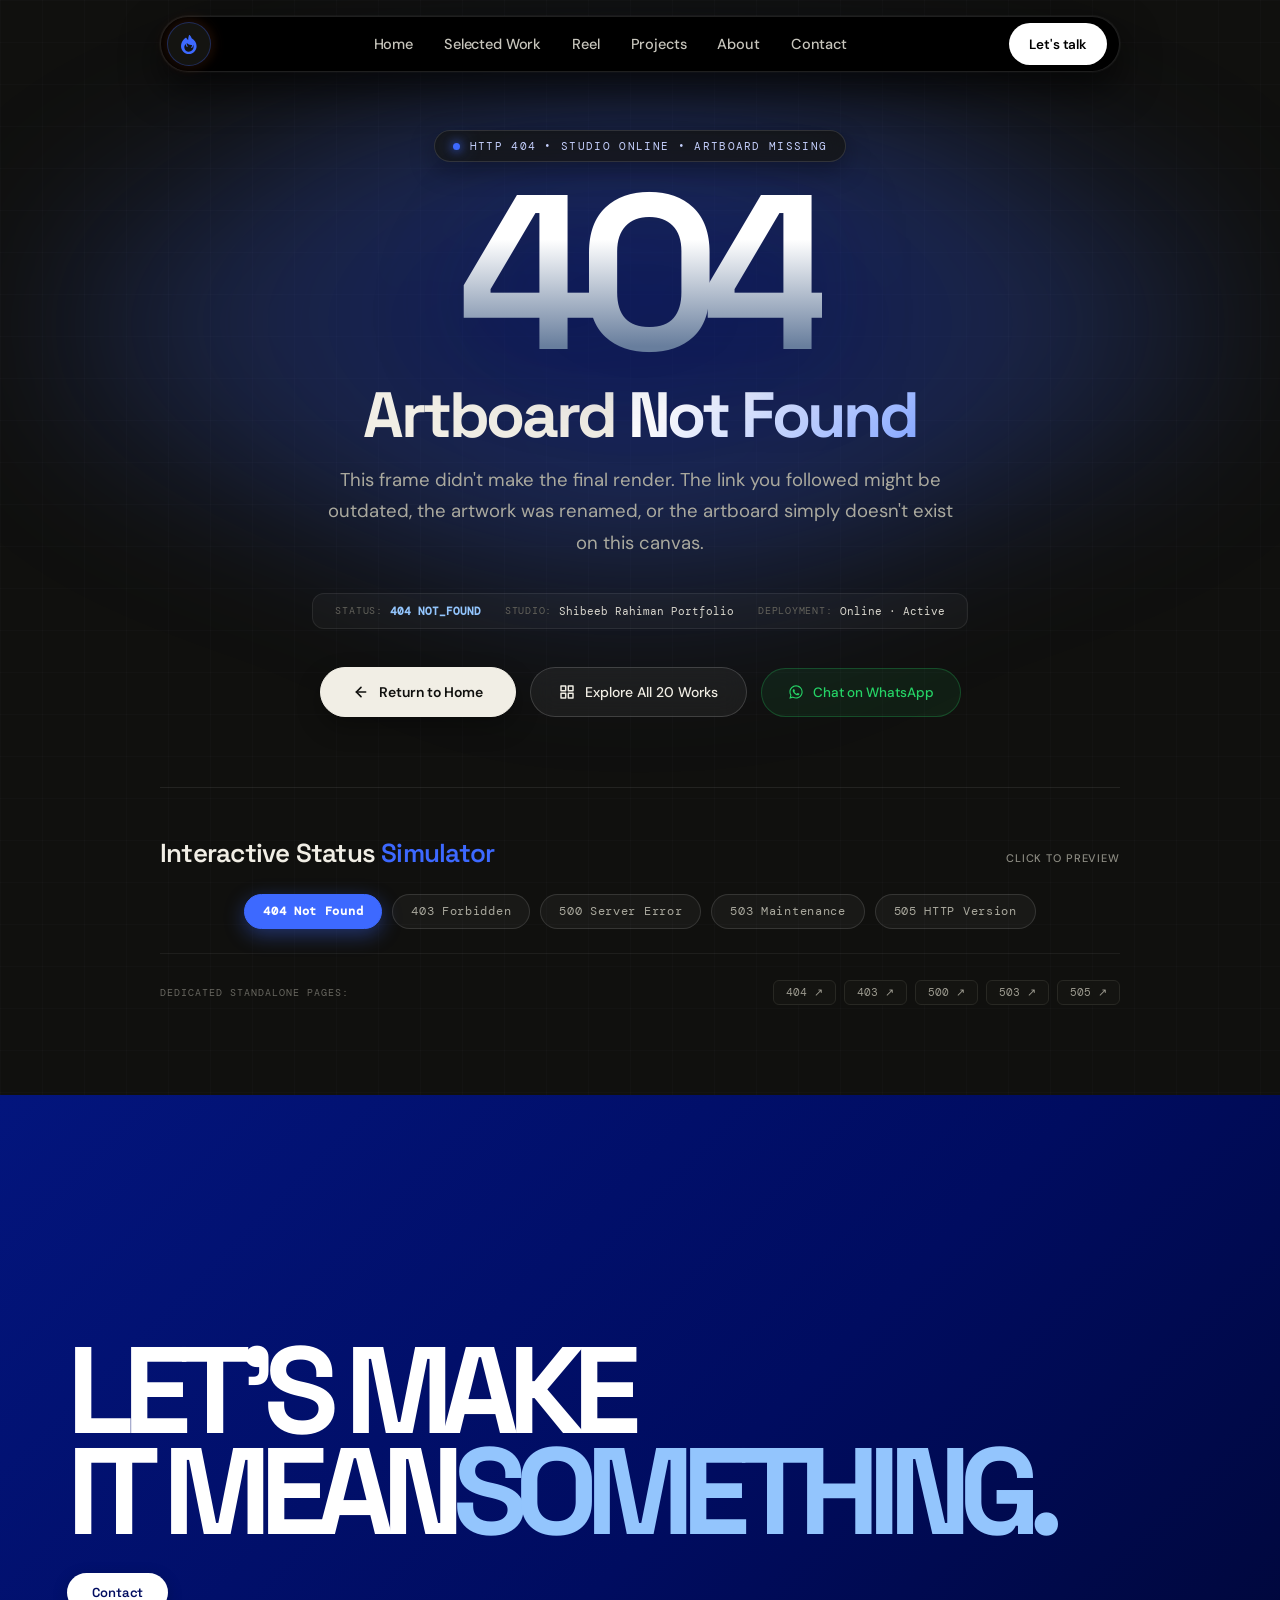
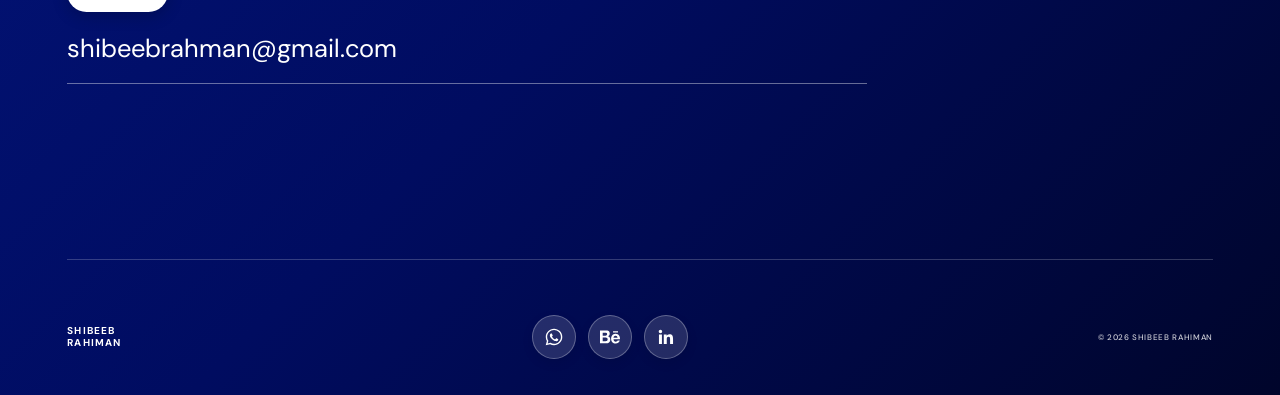
<file: error/index.html>
<!doctype html>
<html lang="en">
<head>
  <base href="/">
  <meta charset="utf-8">
  <meta name="viewport" content="width=device-width, initial-scale=1">
  <meta name="theme-color" content="#10100e">
  <meta name="robots" content="noindex, nofollow">

  <!-- Primary Meta Tags -->
  <title>HTTP Status &amp; Error Hub — Shibeeb Rahiman Portfolio</title>
  <meta name="title" content="HTTP Status &amp; Error Hub — Shibeeb Rahiman Portfolio">
  <meta name="description" content="Interactive HTTP status codes and error resolution hub for Shibeeb Rahiman's graphic and motion design portfolio.">

  <!-- Favicon -->
  <link rel="icon" type="image/svg+xml" href="assets/images/favicon.svg">
  <link rel="shortcut icon" href="assets/images/favicon.svg">

  <!-- Fonts -->
  <link rel="preconnect" href="https://fonts.googleapis.com">
  <link rel="preconnect" href="https://fonts.gstatic.com" crossorigin>
  <link href="https://fonts.googleapis.com/css2?family=DM+Mono:wght@400;500&family=DM+Sans:ital,wght@0,400;0,500;0,600;0,700;1,400;1,600&family=Space+Grotesk:wght@400;500;600;700&display=swap" rel="stylesheet">

  <!-- Stylesheets -->
  <link rel="stylesheet" href="assets/css/styles.css">
  <style>
    .hub-switcher-bar {
      display: flex;
      flex-wrap: wrap;
      justify-content: center;
      gap: 10px;
      margin: 24px 0 10px;
    }
    .hub-code-btn {
      padding: 9px 18px;
      background: rgba(255, 255, 255, 0.04);
      border: 1px solid rgba(255, 255, 255, 0.12);
      border-radius: 999px;
      color: #aaa99e;
      font-family: "DM Mono", monospace;
      font-size: 11.5px;
      letter-spacing: 0.06em;
      cursor: pointer;
      transition: all 0.25s ease;
      user-select: none;
    }
    .hub-code-btn:hover {
      background: rgba(61, 105, 255, 0.15);
      border-color: #3d69ff;
      color: #ffffff;
      transform: translateY(-2px);
    }
    .hub-code-btn.active {
      background: #3d69ff;
      border-color: #3d69ff;
      color: #ffffff;
      font-weight: 600;
      box-shadow: 0 6px 20px rgba(61, 105, 255, 0.4);
    }
  </style>
</head>
<body>
  <div class="progress" id="progress"></div>
  <div class="pointer-glow" aria-hidden="true"></div>

  <!-- Mobile Backdrop Overlay -->
  <div class="pill-nav-backdrop" id="pillNavBackdrop" aria-hidden="true"></div>

  <!-- Floating Pill Navbar -->
  <header class="pill-nav-container">
    <div class="pill-nav-bar" id="pillNav">
      <a class="pill-logo-btn" href="/" aria-label="Home" title="Shibeeb Rahiman">
        <span class="pill-flame-circle">
          <svg class="pill-flame-svg" viewBox="0 0 24 24" fill="none" xmlns="http://www.w3.org/2000/svg" aria-hidden="true">
            <path fill-rule="evenodd" clip-rule="evenodd" d="M12.7 2.1C12.4 2 12.1 2.2 12 2.5C11.3 4.5 11 6.2 11.1 7.7C10.4 7.1 9.7 6.3 9.2 5.4C9 5.1 8.6 5 8.3 5.2C7.1 5.9 6.1 6.9 5.3 8.1C4 9.9 3.3 12.1 3.3 14.4C3.3 19.1 7.1 22.9 11.8 22.9C16.5 22.9 20.3 19.1 20.3 14.4C20.3 10.7 18 7.4 14.9 5.7C14.5 4.4 13.8 3.2 12.7 2.1ZM11.8 20.4C9.1 20.4 6.9 18.2 6.9 15.5C6.9 14.1 7.5 12.9 8.4 12C8.5 13.1 8.9 14.1 9.5 15C9.7 15.3 10.1 15.3 10.4 15.1C10.7 14.9 10.7 14.5 10.5 14.2C9.8 13.3 9.4 12.1 9.5 10.9C10.8 12.2 12.5 13.1 14.4 13.1C14.8 13.1 15.1 13.1 15.4 13C15.3 13.9 15 14.7 14.5 15.4C14.3 15.7 14.4 16.1 14.7 16.3C15 16.5 15.3 16.4 15.5 16.1C16.2 15.1 16.6 14 16.7 12.8C16.9 13.5 17 14.3 17 15.1C17 18.2 14.7 20.4 11.8 20.4Z" fill="#3d69ff"/>
          </svg>
        </span>
      </a>

      <nav class="pill-nav-links" id="navlinks" aria-label="Main Navigation">
        <a href="/" class="pill-nav-item">Home</a>
        <a href="/#work" class="pill-nav-item">Selected Work</a>
        <a href="/#showreel" class="pill-nav-item">Reel</a>
        <a href="/projects" class="pill-nav-item">Projects</a>
        <a href="/#about" class="pill-nav-item">About</a>
        <a href="/#contact" class="pill-nav-item">Contact</a>
      </nav>

      <div class="pill-nav-right">
        <a href="/#contact" class="pill-email-btn" id="pillEmailBtn" aria-label="Let's talk">
          <span class="pill-email-text" id="pillEmailText">Let's talk</span>
        </a>

        <button class="pill-menu-toggle" id="pillMenuToggle" aria-label="Toggle navigation menu" aria-expanded="false">
          <svg class="icon-hamburger" viewBox="0 0 24 24" width="18" height="18" stroke="#ffffff" stroke-width="2.2" stroke-linecap="round" fill="none" aria-hidden="true">
            <line x1="4" y1="7" x2="20" y2="7"></line>
            <line x1="4" y1="17" x2="20" y2="17"></line>
          </svg>
          <svg class="icon-close" viewBox="0 0 24 24" width="18" height="18" stroke="#ffffff" stroke-width="2.4" stroke-linecap="round" fill="none" aria-hidden="true">
            <line x1="18" y1="6" x2="6" y2="18"></line>
            <line x1="6" y1="6" x2="18" y2="18"></line>
          </svg>
        </button>
      </div>
    </div>

    <!-- Mobile Dropdown Menu -->
    <div class="pill-mobile-dropdown" id="pillMobileDropdown" aria-hidden="true">
      <nav class="mobile-nav-list" aria-label="Mobile Navigation">
        <a href="/" class="mobile-nav-link">Home</a>
        <a href="/#work" class="mobile-nav-link">Selected Work</a>
        <a href="/#showreel" class="mobile-nav-link">Reel</a>
        <a href="/projects" class="mobile-nav-link">Projects ↗</a>
        <a href="/#about" class="mobile-nav-link">About</a>
        <a href="/#contact" class="mobile-nav-link">Contact</a>
      </nav>
    </div>
  </header>

  <!-- Editorial Online Error Canvas -->
  <main class="error-hero-canvas">
    <div class="error-ambient-light" id="errorAmbientLight" aria-hidden="true"></div>

    <div class="error-hero-container">
      <!-- Live Status Beacon -->
      <div class="error-live-pill" id="errorLivePill">
        <span class="error-pulse-dot" id="errorPulseDot"></span>
        <span id="badgeText">HTTP 404 • Studio Online • Artboard Missing</span>
      </div>

      <!-- Monumental Numeral -->
      <div class="error-mega-code" id="megaCode">404</div>

      <!-- Headline -->
      <h1 class="error-headline" id="errorHeadline">Artboard <span class="accent" id="errorAccent">Not Found</span></h1>

      <!-- Refined Narrative -->
      <p class="error-narrative" id="errorNarrative">
        This frame didn't make the final render. The link you followed might be outdated, the artwork was renamed, or the artboard simply doesn't exist on this canvas.
      </p>

      <!-- Clean Studio Metadata Strip (No Local Paths!) -->
      <div class="error-studio-strip">
        <div class="strip-tag">
          <span class="strip-label">Status:</span>
          <span class="strip-value" id="stripStatus" style="color: #93c5fd; font-weight: 600;">404 NOT_FOUND</span>
        </div>
        <div class="strip-tag">
          <span class="strip-label">Studio:</span>
          <span class="strip-value">Shibeeb Rahiman Portfolio</span>
        </div>
        <div class="strip-tag">
          <span class="strip-label">Deployment:</span>
          <span class="strip-value">Online · Active</span>
        </div>
      </div>

      <!-- Primary Action Buttons -->
      <div class="error-action-row">
        <a href="/" class="error-btn-primary" id="primaryActionBtn">
          <svg viewBox="0 0 24 24" width="16" height="16" fill="none" stroke="currentColor" stroke-width="2.4" stroke-linecap="round" stroke-linejoin="round">
            <line x1="19" y1="12" x2="5" y2="12"></line>
            <polyline points="12 19 5 12 12 5"></polyline>
          </svg>
          Return to Home
        </a>

        <a href="/projects" class="error-btn-secondary">
          <svg viewBox="0 0 24 24" width="16" height="16" fill="none" stroke="currentColor" stroke-width="2.2" stroke-linecap="round" stroke-linejoin="round">
            <rect x="3" y="3" width="7" height="7"></rect>
            <rect x="14" y="3" width="7" height="7"></rect>
            <rect x="14" y="14" width="7" height="7"></rect>
            <rect x="3" y="14" width="7" height="7"></rect>
          </svg>
          Explore All 20 Works
        </a>

        <a href="https://wa.me/919207896313" target="_blank" rel="noreferrer" class="error-btn-whatsapp">
          <svg viewBox="0 0 24 24" width="16" height="16" fill="currentColor">
            <path d="M12.04 2C6.58 2 2.13 6.45 2.13 11.91C2.13 13.66 2.59 15.36 3.45 16.86L2.05 22L7.3 20.62C8.75 21.41 10.38 21.83 12.04 21.83C17.5 21.83 21.95 17.38 21.95 11.92C21.95 9.27 20.92 6.78 19.05 4.91C17.18 3.03 14.69 2 12.04 2ZM12.05 20.15C10.57 20.15 9.12 19.76 7.85 19.01L7.55 18.83L4.43 19.65L5.26 16.61L5.06 16.29C4.24 14.99 3.81 13.47 3.81 11.91C3.81 7.37 7.5 3.68 12.05 3.68C14.25 3.68 16.31 4.54 17.87 6.1C19.42 7.66 20.28 9.72 20.28 11.92C20.28 16.46 16.59 20.15 12.05 20.15ZM16.57 14.36C16.32 14.24 15.1 13.64 14.88 13.56C14.65 13.47 14.49 13.43 14.32 13.68C14.16 13.93 13.69 14.48 13.54 14.65C13.4 14.81 13.25 14.83 13 14.71C12.75 14.59 11.95 14.32 11 13.48C10.27 12.82 9.77 12.01 9.63 11.76C9.48 11.51 9.61 11.38 9.74 11.26C9.85 11.14 9.99 10.96 10.12 10.81C10.25 10.66 10.29 10.56 10.37 10.39C10.45 10.23 10.41 10.08 10.35 9.96C10.29 9.84 9.8 8.63 9.59 8.14C9.39 7.66 9.19 7.72 9.04 7.71C8.89 7.7 8.73 7.7 8.56 7.7C8.4 7.7 8.13 7.76 7.9 8.01C7.68 8.26 7.04 8.86 7.04 10.07C7.04 11.29 7.93 12.46 8.05 12.63C8.17 12.79 9.8 15.3 12.28 16.37C12.87 16.63 13.33 16.78 13.69 16.89C14.28 17.08 14.82 17.05 15.25 16.99C15.73 16.92 16.72 16.39 16.93 15.81C17.13 15.22 17.13 14.72 17.07 14.61C17.01 14.51 16.83 14.48 16.57 14.36Z"/>
          </svg>
          Chat on WhatsApp
        </a>
      </div>

      <!-- Integrated Portfolio Discoveries (High Conversion) -->
      <div class="error-recommendations-wrap">
        <div class="error-rec-header">
          <h2 class="error-rec-title">Interactive Status <span>Simulator</span></h2>
          <span class="mono" style="color: #8c8b82;">CLICK TO PREVIEW</span>
        </div>

        <!-- 1-Click Interactive Status Code Switcher -->
        <div class="hub-switcher-bar">
          <button class="hub-code-btn active" onclick="switchError('404')">404 Not Found</button>
          <button class="hub-code-btn" onclick="switchError('403')">403 Forbidden</button>
          <button class="hub-code-btn" onclick="switchError('500')">500 Server Error</button>
          <button class="hub-code-btn" onclick="switchError('503')">503 Maintenance</button>
          <button class="hub-code-btn" onclick="switchError('505')">505 HTTP Version</button>
        </div>

        <div class="error-sim-strip" style="margin-top: 24px;">
          <span class="error-sim-label">Dedicated Standalone Pages:</span>
          <div class="error-sim-pills">
            <a href="/404" class="error-sim-link">404 ↗</a>
            <a href="/403" class="error-sim-link">403 ↗</a>
            <a href="/500" class="error-sim-link">500 ↗</a>
            <a href="/503" class="error-sim-link">503 ↗</a>
            <a href="/505" class="error-sim-link">505 ↗</a>
          </div>
        </div>
      </div>
    </div>
  </main>

  <!-- Complete Luxury Studio Footer Matching index.html -->
  <footer id="contact" class="footer section">
    <div class="wrap">
      <div class="footer-center-group">
        <h2>LET’S MAKE<br><span>IT MEAN</span><i> SOMETHING.</i></h2>

        <div class="contact-actions-row">
          <a href="mailto:shibeebrahman@gmail.com" class="contact-pill-button contact-pill-button-main" id="contactMainBtn" aria-label="Contact Shibeeb Rahiman">
            Contact
          </a>
          <a class="email-link" id="emailCopy" href="mailto:shibeebrahman@gmail.com">
            <span class="email-text">shibeebrahman@gmail.com</span>
          </a>
        </div>
        <p class="copy-feedback mono" id="copyFeedback" aria-live="polite"></p>
      </div>

      <div class="footer-bottom">
        <a class="brand" href="/"><span class="brand-name">SHIBEEB<br>RAHIMAN</span></a>
        <div class="footer-social-links" aria-label="Social Profiles">
          <a href="https://wa.me/919207896313" target="_blank" rel="noreferrer" class="social-logo-btn" aria-label="WhatsApp" title="WhatsApp">
            <svg viewBox="0 0 24 24" width="20" height="20" fill="currentColor" aria-hidden="true">
              <path d="M12.04 2C6.58 2 2.13 6.45 2.13 11.91C2.13 13.66 2.59 15.36 3.45 16.86L2.05 22L7.3 20.62C8.75 21.41 10.38 21.83 12.04 21.83C17.5 21.83 21.95 17.38 21.95 11.92C21.95 9.27 20.92 6.78 19.05 4.91C17.18 3.03 14.69 2 12.04 2ZM12.05 20.15C10.57 20.15 9.12 19.76 7.85 19.01L7.55 18.83L4.43 19.65L5.26 16.61L5.06 16.29C4.24 14.99 3.81 13.47 3.81 11.91C3.81 7.37 7.5 3.68 12.05 3.68C14.25 3.68 16.31 4.54 17.87 6.1C19.42 7.66 20.28 9.72 20.28 11.92C20.28 16.46 16.59 20.15 12.05 20.15ZM16.57 14.36C16.32 14.24 15.1 13.64 14.88 13.56C14.65 13.47 14.49 13.43 14.32 13.68C14.16 13.93 13.69 14.48 13.54 14.65C13.4 14.81 13.25 14.83 13 14.71C12.75 14.59 11.95 14.32 11 13.48C10.27 12.82 9.77 12.01 9.63 11.76C9.48 11.51 9.61 11.38 9.74 11.26C9.85 11.14 9.99 10.96 10.12 10.81C10.25 10.66 10.29 10.56 10.37 10.39C10.45 10.23 10.41 10.08 10.35 9.96C10.29 9.84 9.8 8.63 9.59 8.14C9.39 7.66 9.19 7.72 9.04 7.71C8.89 7.7 8.73 7.7 8.56 7.7C8.4 7.7 8.13 7.76 7.9 8.01C7.68 8.26 7.04 8.86 7.04 10.07C7.04 11.29 7.93 12.46 8.05 12.63C8.17 12.79 9.8 15.3 12.28 16.37C12.87 16.63 13.33 16.78 13.69 16.89C14.28 17.08 14.82 17.05 15.25 16.99C15.73 16.92 16.72 16.39 16.93 15.81C17.13 15.22 17.13 14.72 17.07 14.61C17.01 14.51 16.83 14.48 16.57 14.36Z"/>
            </svg>
          </a>
          <a href="https://www.behance.net" target="_blank" rel="noreferrer" class="social-logo-btn" aria-label="Behance" title="Behance">
            <svg viewBox="0 0 24 24" width="20" height="20" fill="currentColor" aria-hidden="true">
              <path d="M16.969 16.927a2.561 2.561 0 0 0 1.901.677 2.501 2.501 0 0 0 1.531-.475c.362-.235.636-.584.779-.99h2.585a5.091 5.091 0 0 1-1.9 2.896 5.292 5.292 0 0 1-3.091.88 5.839 5.839 0 0 1-2.284-.433 4.871 4.871 0 0 1-1.723-1.211 5.657 5.657 0 0 1-1.08-1.874 7.057 7.057 0 0 1-.383-2.393c-.005-.8.129-1.595.396-2.349a5.313 5.313 0 0 1 5.088-3.604 4.87 4.87 0 0 1 2.376.563c.661.362 1.231.87 1.668 1.485a6.2 6.2 0 0 1 .943 2.133c.194.821.263 1.666.205 2.508h-7.699c-.063.79.184 1.574.688 2.187ZM6.947 4.084a8.065 8.065 0 0 1 1.928.198 4.29 4.29 0 0 1 1.49.638c.418.303.748.711.958 1.182.241.579.357 1.203.341 1.83a3.506 3.506 0 0 1-.506 1.961 3.726 3.726 0 0 1-1.503 1.287 3.588 3.588 0 0 1 2.027 1.437c.464.747.697 1.615.67 2.494a4.593 4.593 0 0 1-.423 2.032 3.945 3.945 0 0 1-1.163 1.413 5.114 5.114 0 0 1-1.683.807 7.135 7.135 0 0 1-1.928.259H0V4.084h6.947Zm-.235 12.9c.308.004.616-.029.916-.099a2.18 2.18 0 0 0 .766-.332c.228-.158.411-.371.534-.619.142-.317.208-.663.191-1.009a2.08 2.08 0 0 0-.642-1.715 2.618 2.618 0 0 0-1.696-.505h-3.54v4.279h3.471Zm13.635-5.967a2.13 2.13 0 0 0-1.654-.619 2.336 2.336 0 0 0-1.163.259 2.474 2.474 0 0 0-.738.62 2.359 2.359 0 0 0-.396.792c-.074.239-.12.485-.137.734h4.769a3.239 3.239 0 0 0-.679-1.785l-.002-.001Zm-13.813-.648a2.254 2.254 0 0 0 1.423-.433c.399-.355.607-.88.56-1.413a1.916 1.916 0 0 0-.178-.891 1.298 1.298 0 0 0-.495-.533 1.851 1.851 0 0 0-.711-.274 3.966 3.966 0 0 0-.835-.073H3.241v3.631h3.293v-.014ZM21.62 5.122h-5.976v1.527h5.976V5.122Z"/>
            </svg>
          </a>
          <a href="https://www.linkedin.com" target="_blank" rel="noreferrer" class="social-logo-btn" aria-label="LinkedIn" title="LinkedIn">
            <svg viewBox="0 0 24 24" width="20" height="20" fill="currentColor" aria-hidden="true">
              <path d="M20.447 20.452h-3.554v-5.569c0-1.328-.027-3.037-1.852-3.037-1.853 0-2.136 1.445-2.136 2.939v5.667H9.351V9h3.414v1.561h.046c.477-.9 1.637-1.85 3.37-1.85 3.601 0 4.267 2.37 4.267 5.455v6.286zM5.337 7.433c-1.144 0-2.063-.926-2.063-2.065 0-1.138.92-2.063 2.063-2.063 1.14 0 2.064.925 2.064 2.063 0 1.139-.925 2.065-2.064 2.065zm1.782 13.019H3.555V9h3.564v11.452z"/>
            </svg>
          </a>
        </div>
        <span class="mono copyright">© 2026 SHIBEEB RAHIMAN</span>
      </div>
    </div>
  </footer>

  <script src="assets/js/script.js"></script>
  <script>
    const configs = {
      '404': {
        badge: 'HTTP 404 • Studio Online • Artboard Missing',
        pillClass: 'error-live-pill',
        lightClass: 'error-ambient-light',
        codeClass: 'error-mega-code',
        headline: 'Artboard <span class="accent">Not Found</span>',
        narrative: "This frame didn't make the final render. The link you followed might be outdated, the artwork was renamed, or the artboard simply doesn't exist on this canvas.",
        status: '404 NOT_FOUND',
        statusColor: '#93c5fd'
      },
      '403': {
        badge: 'HTTP 403 • Restricted Artboard Layer',
        pillClass: 'error-live-pill purple',
        lightClass: 'error-ambient-light purple',
        codeClass: 'error-mega-code glow-purple',
        headline: 'Access <span class="accent purple">Forbidden</span>',
        narrative: 'This project canvas, commercial dieline, or motion asset is protected under client confidentiality (NDA) or restricted credentials. You do not have permission to view this layer.',
        status: '403 FORBIDDEN',
        statusColor: '#c084fc'
      },
      '500': {
        badge: 'HTTP 500 • Render Engine Glitch',
        pillClass: 'error-live-pill danger',
        lightClass: 'error-ambient-light danger',
        codeClass: 'error-mega-code glow-danger',
        headline: 'Internal Server <span class="accent danger">Exception</span>',
        narrative: "Our graphics pipeline encountered an unexpected exception while compiling this scene. The studio infrastructure team has been alerted and is recalibrating the layers.",
        status: '500 SERVER_ERROR',
        statusColor: '#ef4444'
      },
      '503': {
        badge: 'HTTP 503 • Studio Pipeline Maintenance',
        pillClass: 'error-live-pill',
        lightClass: 'error-ambient-light',
        codeClass: 'error-mega-code',
        headline: 'Pipeline Under <span class="accent">Maintenance</span>',
        narrative: 'The studio pipeline is currently baking high-resolution textures, updating showreel footage, and fine-tuning server CDN caching. We will be back online momentarily.',
        status: '503 SERVICE_UNAVAILABLE',
        statusColor: '#93c5fd'
      },
      '505': {
        badge: 'HTTP 505 • Protocol Version Mismatch',
        pillClass: 'error-live-pill amber',
        lightClass: 'error-ambient-light amber',
        codeClass: 'error-mega-code glow-amber',
        headline: 'Protocol <span class="accent amber">Not Supported</span>',
        narrative: 'The web server does not support or refuses to handle the HTTP protocol version used in this request. Please refresh or reload your secure browser connection to continue browsing.',
        status: '505 VERSION_NOT_SUPPORTED',
        statusColor: '#f59e0b'
      }
    };

    function switchError(code) {
      const cfg = configs[code] || configs['404'];
      
      document.getElementById('badgeText').textContent = cfg.badge;
      document.getElementById('errorLivePill').className = cfg.pillClass;
      document.getElementById('errorAmbientLight').className = cfg.lightClass;
      
      const mega = document.getElementById('megaCode');
      mega.className = cfg.codeClass;
      mega.textContent = code;
      
      document.getElementById('errorHeadline').innerHTML = cfg.headline;
      document.getElementById('errorNarrative').textContent = cfg.narrative;
      
      const strip = document.getElementById('stripStatus');
      strip.textContent = cfg.status;
      strip.style.color = cfg.statusColor;

      // Update button selection
      document.querySelectorAll('.hub-code-btn').forEach(btn => {
        btn.classList.toggle('active', btn.textContent.includes(code));
      });

      document.title = code + ' — Error Hub | Shibeeb Rahiman';
      
      try {
        if (history.pushState && window.location.protocol.startsWith('http')) {
          const newurl = window.location.protocol + "//" + window.location.host + window.location.pathname + '?code=' + code;
          window.history.pushState({path:newurl},'',newurl);
        }
      } catch(e) {}
    }

    (function() {
      const params = new URLSearchParams(window.location.search);
      const code = params.get('code') || '404';
      switchError(code);
    })();
  </script>
</body>
</html>
</file>
